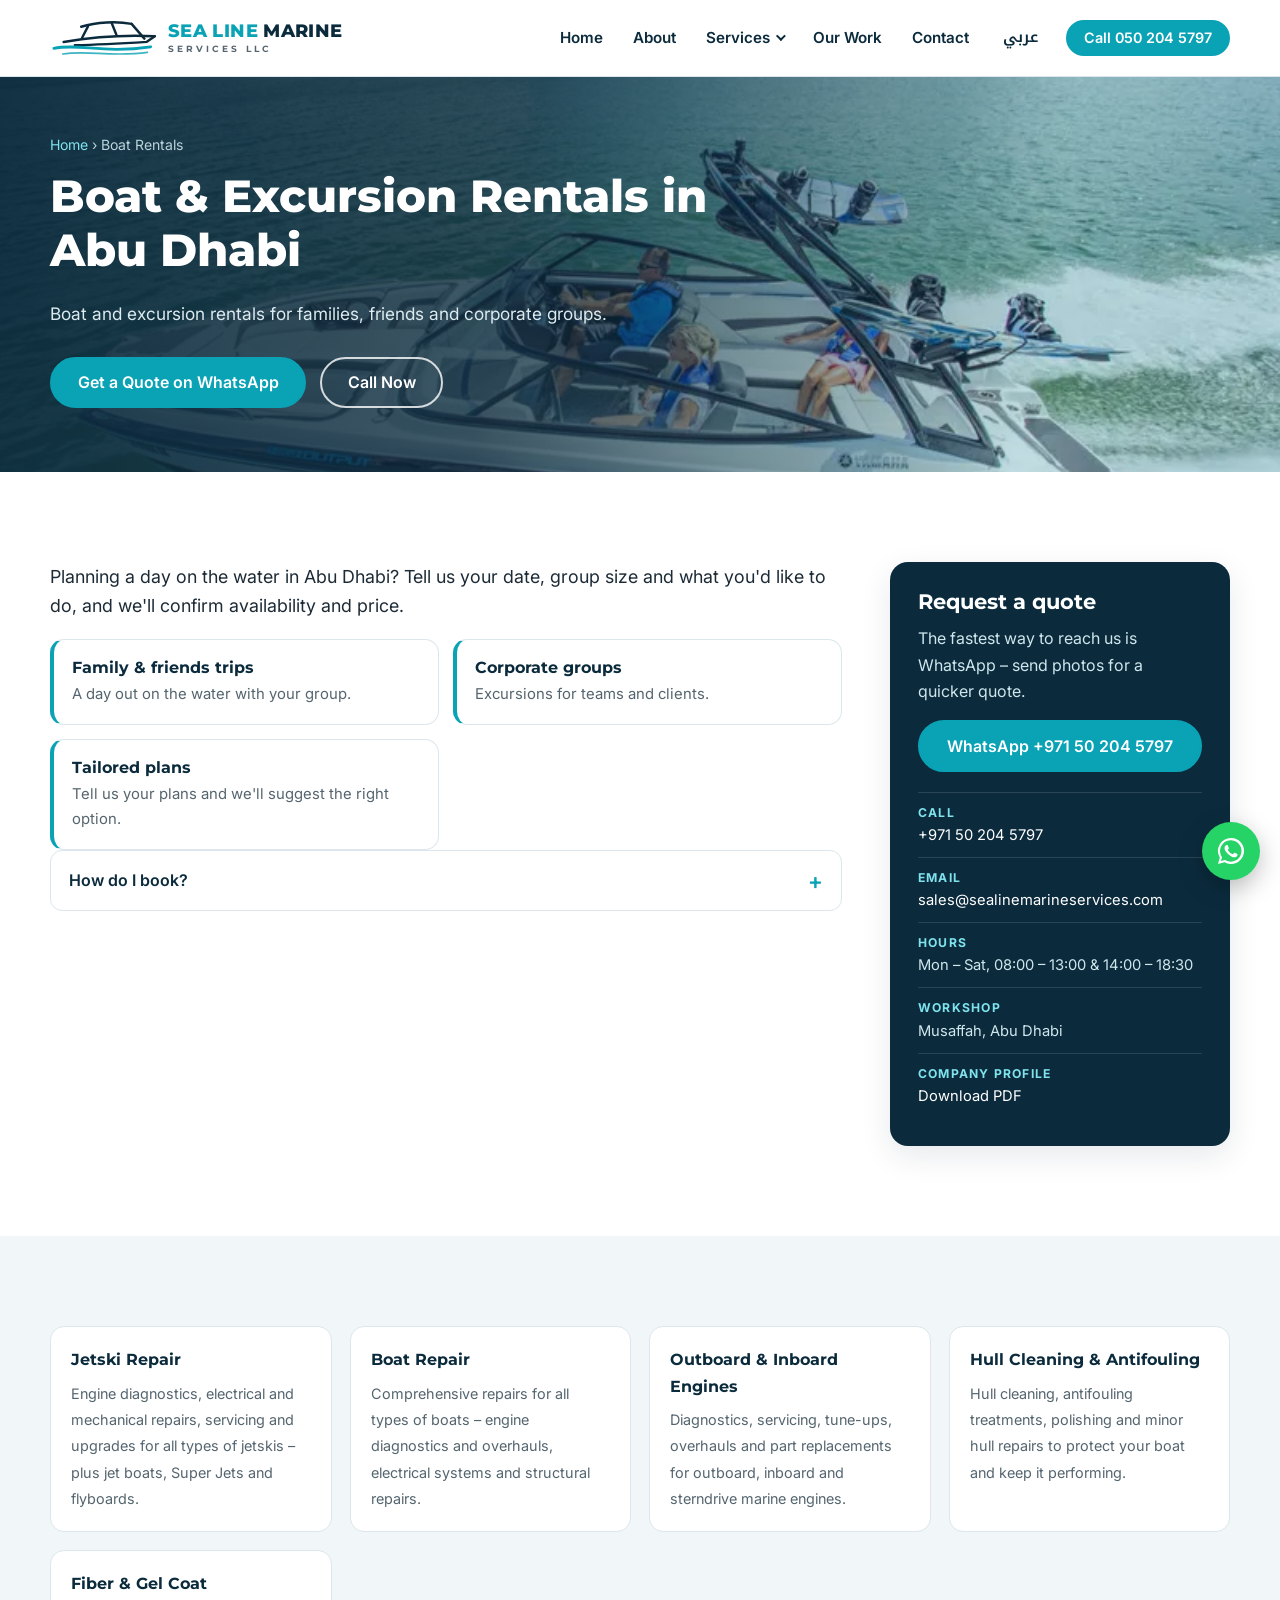
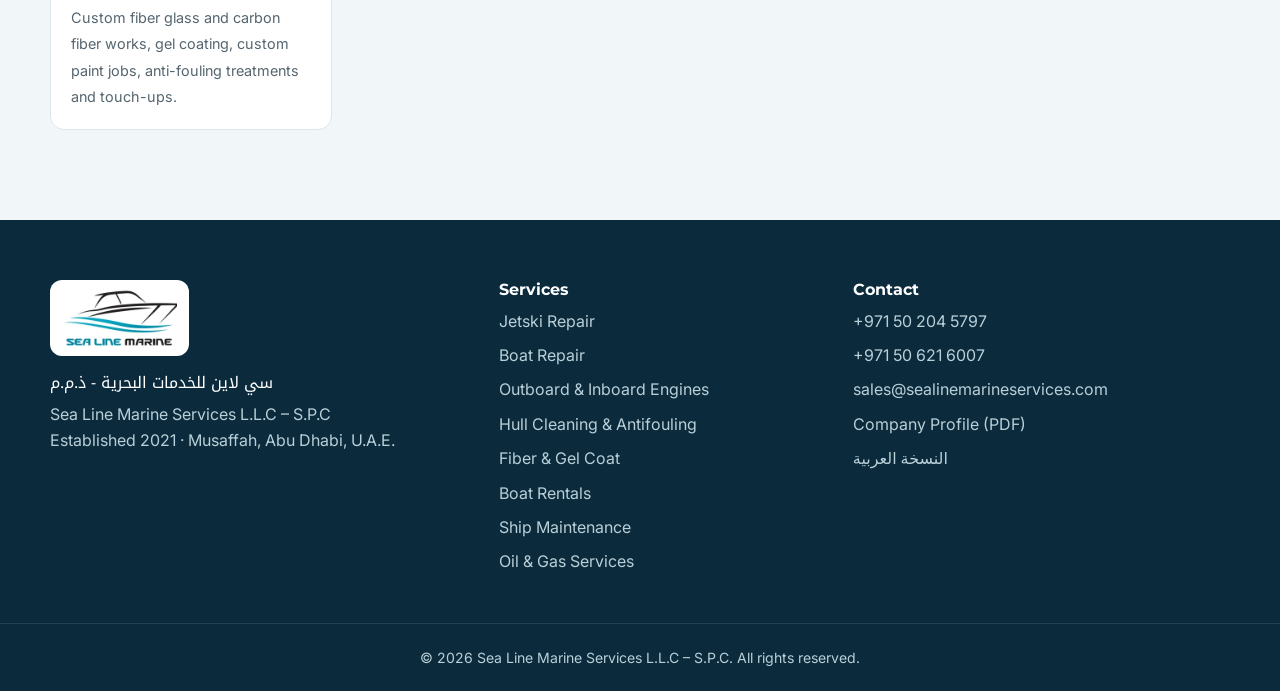
<file: services/boat-rental-abu-dhabi/index.html>
<!doctype html>
<html lang="en">
<head>
  <meta charset="utf-8">
  <meta name="viewport" content="width=device-width, initial-scale=1">
  <title>Boat &amp; Excursion Rentals in Abu Dhabi | Sea Line Marine Services</title>
  <meta name="description" content="Boat and excursion rentals in Abu Dhabi for families, friends and corporate groups. Contact Sea Line Marine Services for availability and prices.">
  <link rel="canonical" href="https://sealinemarineservices.com/services/boat-rental-abu-dhabi/">
  <meta property="og:type" content="website">
  <meta property="og:title" content="Boat &amp; Excursion Rentals in Abu Dhabi">
  <meta property="og:description" content="Boat and excursion rentals in Abu Dhabi for families, friends and corporate groups. Contact Sea Line Marine Services for availability and prices.">
  <meta property="og:url" content="https://sealinemarineservices.com/services/boat-rental-abu-dhabi/">
  <meta property="og:image" content="https://sealinemarineservices.com/assets/img/og-image.jpg?v=2">
  <meta property="og:image:secure_url" content="https://sealinemarineservices.com/assets/img/og-image.jpg?v=2">
  <meta property="og:image:type" content="image/jpeg">
  <meta property="og:image:width" content="1200">
  <meta property="og:image:height" content="630">
  <meta property="og:image:alt" content="Sea Line Marine Services – boat, jetski and marine services in Abu Dhabi">
  <meta name="twitter:card" content="summary_large_image">
  <meta name="twitter:image" content="https://sealinemarineservices.com/assets/img/og-image.jpg?v=2">
  <meta name="theme-color" content="#0b2b3d">
  <link rel="icon" type="image/png" href="/assets/img/favicon.png">
  <link rel="apple-touch-icon" href="/assets/img/apple-touch-icon.png">
  <link rel="preconnect" href="https://fonts.googleapis.com">
  <link rel="preconnect" href="https://fonts.gstatic.com" crossorigin>
  <link href="https://fonts.googleapis.com/css2?family=Montserrat:wght@700;800&family=Inter:wght@400;600&family=Noto+Kufi+Arabic:wght@600&display=swap" rel="stylesheet">
  <link rel="stylesheet" href="/assets/css/style.css?v=16">
  <script type="application/ld+json">[{"@context": "https://schema.org", "@type": "Service", "name": "Boat & Excursion Rentals in Abu Dhabi", "description": "Boat and excursion rentals in Abu Dhabi for families, friends and corporate groups. Contact Sea Line Marine Services for availability and prices.", "url": "https://sealinemarineservices.com/services/boat-rental-abu-dhabi/", "areaServed": "Abu Dhabi, United Arab Emirates", "provider": {"@type": "LocalBusiness", "name": "Sea Line Marine Services L.L.C - S.P.C", "url": "https://sealinemarineservices.com/", "telephone": "+971502045797"}}, {"@context": "https://schema.org", "@type": "BreadcrumbList", "itemListElement": [{"@type": "ListItem", "position": 1, "name": "Home", "item": "https://sealinemarineservices.com/"}, {"@type": "ListItem", "position": 2, "name": "Boat Rentals", "item": "https://sealinemarineservices.com/services/boat-rental-abu-dhabi/"}]}, {"@context": "https://schema.org", "@type": "FAQPage", "mainEntity": [{"@type": "Question", "name": "How do I book?", "acceptedAnswer": {"@type": "Answer", "text": "Message us on WhatsApp with your preferred date, group size and plans. We'll confirm availability and price."}}]}]</script>
</head>
<body>
<a class="skip" href="#main">Skip to content</a>
<header class="site-header" id="top">
  <div class="container nav">
    <a href="/" class="brand" aria-label="Sea Line Marine Services – home">
      <img src="/assets/img/logo-mark.svg" alt="" width="270" height="100">
      <span class="brand-text"><span class="b1">SEA LINE</span> <span class="b2">MARINE</span><small>SERVICES LLC</small></span>
    </a>
    <button class="nav-toggle" aria-label="Open menu" aria-expanded="false" aria-controls="menu"><span></span><span></span><span></span></button>
    <nav class="menu" id="menu" aria-label="Main">
      <a href="/">Home</a>
      <a href="/#about">About</a>
      <div class="has-sub">
        <button class="sub-toggle" aria-expanded="false" aria-controls="sub-services">Services <span class="caret" aria-hidden="true"></span></button>
        <div class="sub" id="sub-services">
          <div>
            <a class="sub-head" href="/#leisure">Leisure &amp; Watercraft</a>
            <a href="/services/jetski-repair-abu-dhabi/">Jetski Repair &amp; Servicing</a>
            <a href="/services/boat-repair-abu-dhabi/">Boat Repair &amp; Engine Services</a>
            <a href="/services/outboard-engine-repair-abu-dhabi/">Outboard &amp; Inboard Engines</a>
            <a href="/services/fiberglass-gelcoat-repair/">Fiber, Gel Coat &amp; Painting</a>
            <a href="/services/hull-cleaning-antifouling-abu-dhabi/">Hull Cleaning &amp; Antifouling</a>
            <a href="/services/boat-rental-abu-dhabi/">Boat &amp; Excursion Rentals</a>
          </div>
          <div>
            <a class="sub-head" href="/#commercial">Commercial &amp; Oil/Gas</a>
            <a href="/services/ship-maintenance-hydraulic-works/">Ship Maintenance &amp; Hydraulics</a>
            <a href="/services/oil-gas-marine-services/">Oil &amp; Gas Marine Services</a>
            <a href="/assets/docs/Sea-Line-Marine-Company-Profile.pdf" download>Company Profile (PDF)</a>
          </div>
        </div>
      </div>
      <a href="/#work">Our Work</a>
      <a href="/#contact">Contact</a>
      <a href="/ar/" lang="ar" hreflang="ar" class="lang">عربي</a>
      <a href="tel:+971502045797" class="btn btn-sm">Call 050 204 5797</a>
    </nav>
  </div>
</header>

<main id="main">
  <section class="page-hero">
    <img class="hero-bg" src="/assets/img/jetboat.webp" alt="" fetchpriority="high">
    <div class="hero-shade"></div>
    <div class="container page-hero-inner">
      <nav class="crumbs" aria-label="Breadcrumb"><a href="/">Home</a> <span aria-hidden="true">›</span> <span>Boat Rentals</span></nav>
      <h1>Boat &amp; Excursion Rentals in Abu Dhabi</h1>
      <p class="lead">Boat and excursion rentals for families, friends and corporate groups.</p>
      <div class="hero-cta">
        <a class="btn" href="https://wa.me/971502045797?text=Hello%2C%20I%27d%20like%20to%20ask%20about%20boat%20rental%20availability.%20Date%3A%20%2C%20Group%20size%3A%20" target="_blank" rel="noopener">Get a Quote on WhatsApp</a>
        <a class="btn btn-outline" href="tel:+971502045797">Call Now</a>
      </div>
    </div>
  </section>

  <section class="section">
    <div class="container svc-page">
      <div>
        <p class="intro-lg">Planning a day on the water in Abu Dhabi? Tell us your date, group size and what you&#x27;d like to do, and we&#x27;ll confirm availability and price.</p>
        <h2 class="sub">What we do</h2>
        <ul class="incl">
<li><h3>Family &amp; friends trips</h3><p>A day out on the water with your group.</p></li>
<li><h3>Corporate groups</h3><p>Excursions for teams and clients.</p></li>
<li><h3>Tailored plans</h3><p>Tell us your plans and we&#x27;ll suggest the right option.</p></li>
        </ul>

        <h2 class="sub">Frequently asked questions</h2>
        <div class="faq">
<details><summary>How do I book?</summary><p>Message us on WhatsApp with your preferred date, group size and plans. We&#x27;ll confirm availability and price.</p></details>
        </div>
      </div>
      <aside class="quote-card">
        <h2>Request a quote</h2>
        <p>The fastest way to reach us is WhatsApp – send photos for a quicker quote.</p>
        <a class="btn" href="https://wa.me/971502045797?text=Hello%2C%20I%27d%20like%20to%20ask%20about%20boat%20rental%20availability.%20Date%3A%20%2C%20Group%20size%3A%20" target="_blank" rel="noopener">WhatsApp +971 50 204 5797</a>
        <ul>
          <li><strong>Call</strong> <a href="tel:+971502045797">+971 50 204 5797</a></li>
          <li><strong>Email</strong> <a href="mailto:sales@sealinemarineservices.com">sales@sealinemarineservices.com</a></li>
          <li><strong>Hours</strong> Mon – Sat, 08:00 – 13:00 &amp; 14:00 – 18:30</li>
          <li><strong>Workshop</strong> Musaffah, Abu Dhabi</li>
          <li><strong>Company profile</strong> <a href="/assets/docs/Sea-Line-Marine-Company-Profile.pdf" download>Download PDF</a></li>
        </ul>
      </aside>
    </div>
  </section>

  <section class="section alt">
    <div class="container">
      <h2 class="sub center">Related services</h2>
      <div class="related">
<a class="rel" href="/services/jetski-repair-abu-dhabi/"><strong>Jetski Repair</strong><span>Engine diagnostics, electrical and mechanical repairs, servicing and upgrades for all types of jetskis – plus jet boats, Super Jets and flyboards.</span></a>
<a class="rel" href="/services/boat-repair-abu-dhabi/"><strong>Boat Repair</strong><span>Comprehensive repairs for all types of boats – engine diagnostics and overhauls, electrical systems and structural repairs.</span></a>
<a class="rel" href="/services/outboard-engine-repair-abu-dhabi/"><strong>Outboard &amp; Inboard Engines</strong><span>Diagnostics, servicing, tune-ups, overhauls and part replacements for outboard, inboard and sterndrive marine engines.</span></a>
<a class="rel" href="/services/hull-cleaning-antifouling-abu-dhabi/"><strong>Hull Cleaning &amp; Antifouling</strong><span>Hull cleaning, antifouling treatments, polishing and minor hull repairs to protect your boat and keep it performing.</span></a>
<a class="rel" href="/services/fiberglass-gelcoat-repair/"><strong>Fiber &amp; Gel Coat</strong><span>Custom fiber glass and carbon fiber works, gel coating, custom paint jobs, anti-fouling treatments and touch-ups.</span></a>
      </div>
    </div>
  </section>
</main>

<footer class="site-footer">
  <div class="container foot">
    <div>
      <img src="/assets/img/logo-280.webp" alt="Sea Line Marine" class="foot-logo" width="280" height="146" loading="lazy">
      <p class="ar" lang="ar" dir="rtl">سي لاين للخدمات البحرية - ذ.م.م</p>
      <p>Sea Line Marine Services L.L.C – S.P.C<br>Established 2021 · Musaffah, Abu Dhabi, U.A.E.</p>
    </div>
    <div>
      <h4>Services</h4>
      <a href="/services/jetski-repair-abu-dhabi/">Jetski Repair</a><a href="/services/boat-repair-abu-dhabi/">Boat Repair</a><a href="/services/outboard-engine-repair-abu-dhabi/">Outboard &amp; Inboard Engines</a><a href="/services/hull-cleaning-antifouling-abu-dhabi/">Hull Cleaning &amp; Antifouling</a><a href="/services/fiberglass-gelcoat-repair/">Fiber &amp; Gel Coat</a><a href="/services/boat-rental-abu-dhabi/">Boat Rentals</a><a href="/services/ship-maintenance-hydraulic-works/">Ship Maintenance</a><a href="/services/oil-gas-marine-services/">Oil &amp; Gas Services</a>
    </div>
    <div>
      <h4>Contact</h4>
      <a href="tel:+971502045797">+971 50 204 5797</a>
      <a href="tel:+971506216007">+971 50 621 6007</a>
      <a href="mailto:sales@sealinemarineservices.com">sales@sealinemarineservices.com</a>
      <a href="/assets/docs/Sea-Line-Marine-Company-Profile.pdf" download>Company Profile (PDF)</a>
      <a href="/ar/" lang="ar">النسخة العربية</a>
    </div>
  </div>
  <div class="copy">© <span id="yr">2026</span> Sea Line Marine Services L.L.C – S.P.C. All rights reserved.</div>
</footer>
<a class="wa-float" href="https://wa.me/971502045797?text=Hello%2C%20I%20would%20like%20a%20quote%20for%20marine%20services." target="_blank" rel="noopener" aria-label="Chat on WhatsApp">
  <svg viewBox="0 0 32 32" aria-hidden="true"><path d="M16 3a13 13 0 0 0-11.2 19.6L3 29l6.6-1.7A13 13 0 1 0 16 3zm0 23.7c-2 0-4-.6-5.7-1.6l-.4-.2-3.9 1 1-3.8-.3-.4A10.7 10.7 0 1 1 16 26.7zm5.9-8c-.3-.2-1.9-1-2.2-1s-.5-.2-.7.2-.8 1-1 1.2-.4.2-.7 0a8.8 8.8 0 0 1-4.4-3.8c-.3-.6.3-.5.9-1.7.1-.2 0-.4 0-.6l-1-2.4c-.3-.6-.5-.5-.7-.5h-.6a1.2 1.2 0 0 0-.9.4 3.6 3.6 0 0 0-1.1 2.7 6.3 6.3 0 0 0 1.3 3.3 14.4 14.4 0 0 0 5.5 4.9c2 .9 2.8.9 3.9.8a3.3 3.3 0 0 0 2.1-1.5 2.7 2.7 0 0 0 .2-1.5c-.1-.2-.3-.3-.6-.5z"/></svg>
</a>
<script src="/assets/js/main.js?v=16"></script>
</body>
</html>
</file>
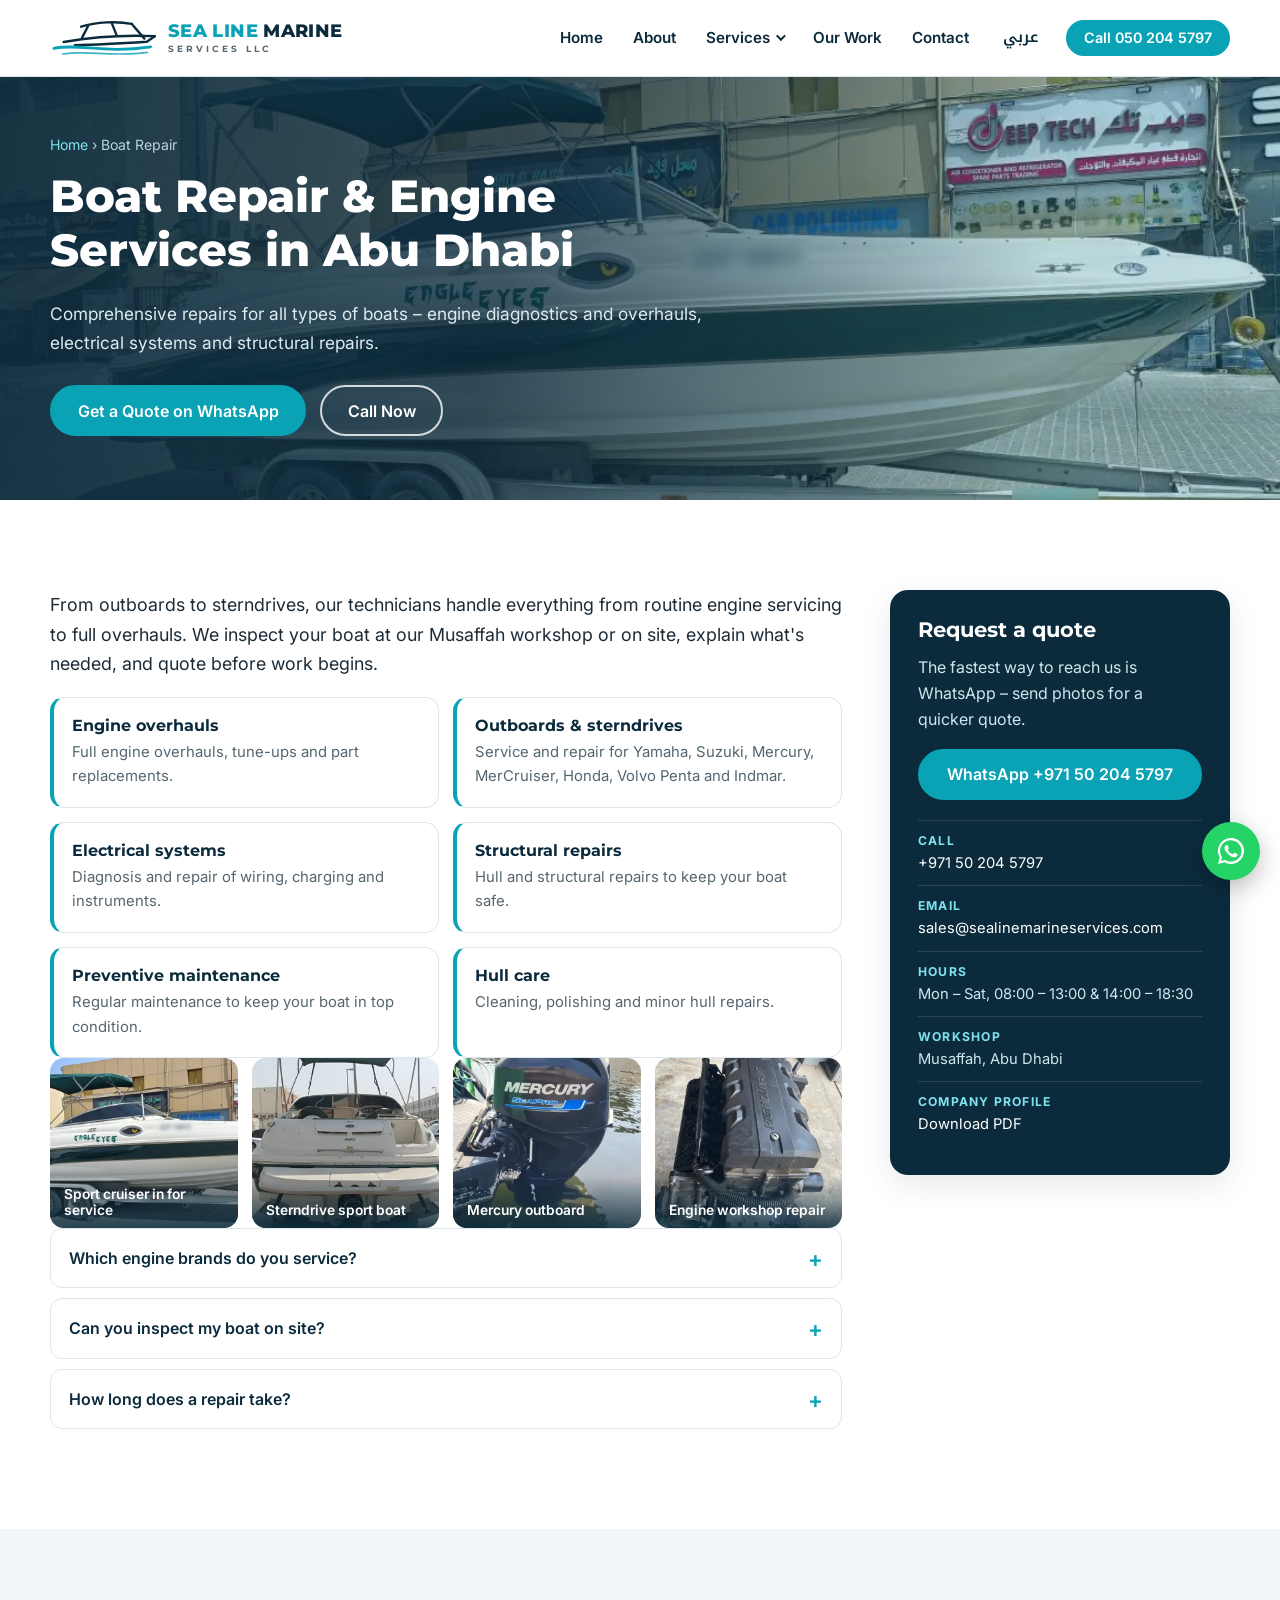
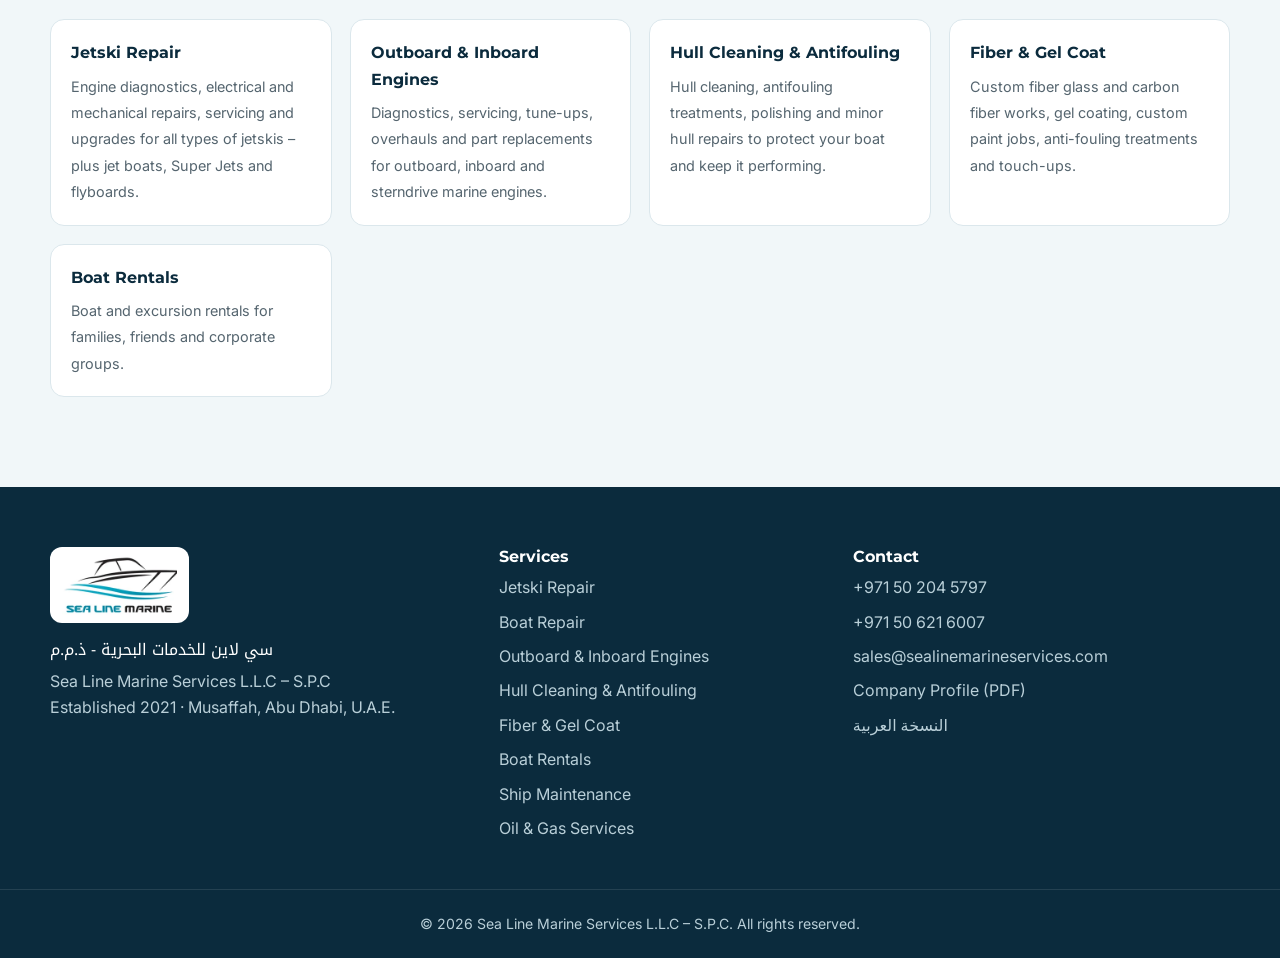
<file: services/boat-repair-abu-dhabi/index.html>
<!doctype html>
<html lang="en">
<head>
  <meta charset="utf-8">
  <meta name="viewport" content="width=device-width, initial-scale=1">
  <title>Boat Repair &amp; Engine Services in Abu Dhabi | Sea Line Marine Services</title>
  <meta name="description" content="Boat repair and marine engine services in Musaffah, Abu Dhabi – engine overhauls, tune-ups, electrical and structural repairs for outboard and sterndrive boats.">
  <link rel="canonical" href="https://sealinemarineservices.com/services/boat-repair-abu-dhabi/">
  <meta property="og:type" content="website">
  <meta property="og:title" content="Boat Repair &amp; Engine Services in Abu Dhabi">
  <meta property="og:description" content="Boat repair and marine engine services in Musaffah, Abu Dhabi – engine overhauls, tune-ups, electrical and structural repairs for outboard and sterndrive boats.">
  <meta property="og:url" content="https://sealinemarineservices.com/services/boat-repair-abu-dhabi/">
  <meta property="og:image" content="https://sealinemarineservices.com/assets/img/og-image.jpg?v=2">
  <meta property="og:image:secure_url" content="https://sealinemarineservices.com/assets/img/og-image.jpg?v=2">
  <meta property="og:image:type" content="image/jpeg">
  <meta property="og:image:width" content="1200">
  <meta property="og:image:height" content="630">
  <meta property="og:image:alt" content="Sea Line Marine Services – boat, jetski and marine services in Abu Dhabi">
  <meta name="twitter:card" content="summary_large_image">
  <meta name="twitter:image" content="https://sealinemarineservices.com/assets/img/og-image.jpg?v=2">
  <meta name="theme-color" content="#0b2b3d">
  <link rel="icon" type="image/png" href="/assets/img/favicon.png">
  <link rel="apple-touch-icon" href="/assets/img/apple-touch-icon.png">
  <link rel="preconnect" href="https://fonts.googleapis.com">
  <link rel="preconnect" href="https://fonts.gstatic.com" crossorigin>
  <link href="https://fonts.googleapis.com/css2?family=Montserrat:wght@700;800&family=Inter:wght@400;600&family=Noto+Kufi+Arabic:wght@600&display=swap" rel="stylesheet">
  <link rel="stylesheet" href="/assets/css/style.css?v=16">
  <script type="application/ld+json">[{"@context": "https://schema.org", "@type": "Service", "name": "Boat Repair & Engine Services in Abu Dhabi", "description": "Boat repair and marine engine services in Musaffah, Abu Dhabi – engine overhauls, tune-ups, electrical and structural repairs for outboard and sterndrive boats.", "url": "https://sealinemarineservices.com/services/boat-repair-abu-dhabi/", "areaServed": "Abu Dhabi, United Arab Emirates", "provider": {"@type": "LocalBusiness", "name": "Sea Line Marine Services L.L.C - S.P.C", "url": "https://sealinemarineservices.com/", "telephone": "+971502045797"}}, {"@context": "https://schema.org", "@type": "BreadcrumbList", "itemListElement": [{"@type": "ListItem", "position": 1, "name": "Home", "item": "https://sealinemarineservices.com/"}, {"@type": "ListItem", "position": 2, "name": "Boat Repair", "item": "https://sealinemarineservices.com/services/boat-repair-abu-dhabi/"}]}, {"@context": "https://schema.org", "@type": "FAQPage", "mainEntity": [{"@type": "Question", "name": "Which engine brands do you service?", "acceptedAnswer": {"@type": "Answer", "text": "Yamaha, Suzuki Marine, Mercury, MerCruiser, Honda Marine, Volvo Penta and Indmar, among others."}}, {"@type": "Question", "name": "Can you inspect my boat on site?", "acceptedAnswer": {"@type": "Answer", "text": "Yes – we inspect at our Musaffah workshop or on site. Contact us with your boat's location and details."}}, {"@type": "Question", "name": "How long does a repair take?", "acceptedAnswer": {"@type": "Answer", "text": "It depends on the job and parts availability. We'll give you the scope and timing in your quote before work starts."}}]}]</script>
</head>
<body>
<a class="skip" href="#main">Skip to content</a>
<header class="site-header" id="top">
  <div class="container nav">
    <a href="/" class="brand" aria-label="Sea Line Marine Services – home">
      <img src="/assets/img/logo-mark.svg" alt="" width="270" height="100">
      <span class="brand-text"><span class="b1">SEA LINE</span> <span class="b2">MARINE</span><small>SERVICES LLC</small></span>
    </a>
    <button class="nav-toggle" aria-label="Open menu" aria-expanded="false" aria-controls="menu"><span></span><span></span><span></span></button>
    <nav class="menu" id="menu" aria-label="Main">
      <a href="/">Home</a>
      <a href="/#about">About</a>
      <div class="has-sub">
        <button class="sub-toggle" aria-expanded="false" aria-controls="sub-services">Services <span class="caret" aria-hidden="true"></span></button>
        <div class="sub" id="sub-services">
          <div>
            <a class="sub-head" href="/#leisure">Leisure &amp; Watercraft</a>
            <a href="/services/jetski-repair-abu-dhabi/">Jetski Repair &amp; Servicing</a>
            <a href="/services/boat-repair-abu-dhabi/">Boat Repair &amp; Engine Services</a>
            <a href="/services/outboard-engine-repair-abu-dhabi/">Outboard &amp; Inboard Engines</a>
            <a href="/services/fiberglass-gelcoat-repair/">Fiber, Gel Coat &amp; Painting</a>
            <a href="/services/hull-cleaning-antifouling-abu-dhabi/">Hull Cleaning &amp; Antifouling</a>
            <a href="/services/boat-rental-abu-dhabi/">Boat &amp; Excursion Rentals</a>
          </div>
          <div>
            <a class="sub-head" href="/#commercial">Commercial &amp; Oil/Gas</a>
            <a href="/services/ship-maintenance-hydraulic-works/">Ship Maintenance &amp; Hydraulics</a>
            <a href="/services/oil-gas-marine-services/">Oil &amp; Gas Marine Services</a>
            <a href="/assets/docs/Sea-Line-Marine-Company-Profile.pdf" download>Company Profile (PDF)</a>
          </div>
        </div>
      </div>
      <a href="/#work">Our Work</a>
      <a href="/#contact">Contact</a>
      <a href="/ar/" lang="ar" hreflang="ar" class="lang">عربي</a>
      <a href="tel:+971502045797" class="btn btn-sm">Call 050 204 5797</a>
    </nav>
  </div>
</header>

<main id="main">
  <section class="page-hero">
    <img class="hero-bg" src="/assets/img/work/sport-boat.webp" alt="" fetchpriority="high">
    <div class="hero-shade"></div>
    <div class="container page-hero-inner">
      <nav class="crumbs" aria-label="Breadcrumb"><a href="/">Home</a> <span aria-hidden="true">›</span> <span>Boat Repair</span></nav>
      <h1>Boat Repair &amp; Engine Services in Abu Dhabi</h1>
      <p class="lead">Comprehensive repairs for all types of boats – engine diagnostics and overhauls, electrical systems and structural repairs.</p>
      <div class="hero-cta">
        <a class="btn" href="https://wa.me/971502045797?text=Hello%2C%20I%20need%20a%20quote%20for%20boat%20repair%20/%20engine%20service." target="_blank" rel="noopener">Get a Quote on WhatsApp</a>
        <a class="btn btn-outline" href="tel:+971502045797">Call Now</a>
      </div>
    </div>
  </section>

  <section class="section">
    <div class="container svc-page">
      <div>
        <p class="intro-lg">From outboards to sterndrives, our technicians handle everything from routine engine servicing to full overhauls. We inspect your boat at our Musaffah workshop or on site, explain what&#x27;s needed, and quote before work begins.</p>
        <h2 class="sub">What we do</h2>
        <ul class="incl">
<li><h3>Engine overhauls</h3><p>Full engine overhauls, tune-ups and part replacements.</p></li>
<li><h3>Outboards &amp; sterndrives</h3><p>Service and repair for Yamaha, Suzuki, Mercury, MerCruiser, Honda, Volvo Penta and Indmar.</p></li>
<li><h3>Electrical systems</h3><p>Diagnosis and repair of wiring, charging and instruments.</p></li>
<li><h3>Structural repairs</h3><p>Hull and structural repairs to keep your boat safe.</p></li>
<li><h3>Preventive maintenance</h3><p>Regular maintenance to keep your boat in top condition.</p></li>
<li><h3>Hull care</h3><p>Cleaning, polishing and minor hull repairs.</p></li>
        </ul>

      <h2 class="sub">From our workshop</h2>
      <div class="gallery mini"><button class="g" data-full="/assets/img/work/sport-boat.webp"><img src="/assets/img/work/sport-boat-sm.webp" alt="Sport cruiser in for service" loading="lazy" width="560" height="560"><span>Sport cruiser in for service</span></button>
<button class="g" data-full="/assets/img/work/sterndrive-boat.webp"><img src="/assets/img/work/sterndrive-boat-sm.webp" alt="Sterndrive sport boat" loading="lazy" width="560" height="560"><span>Sterndrive sport boat</span></button>
<button class="g" data-full="/assets/img/work/mercury-outboard.webp"><img src="/assets/img/work/mercury-outboard-sm.webp" alt="Mercury outboard" loading="lazy" width="560" height="560"><span>Mercury outboard</span></button>
<button class="g" data-full="/assets/img/work/engine-block.webp"><img src="/assets/img/work/engine-block-sm.webp" alt="Engine workshop repair" loading="lazy" width="560" height="560"><span>Engine workshop repair</span></button></div>
      <dialog class="lightbox" id="lightbox" aria-label="Photo viewer">
        <button class="lb-close" aria-label="Close">×</button>
        <button class="lb-nav lb-prev" aria-label="Previous photo">‹</button>
        <figure><img alt=""><figcaption></figcaption></figure>
        <button class="lb-nav lb-next" aria-label="Next photo">›</button>
      </dialog>
        <h2 class="sub">Frequently asked questions</h2>
        <div class="faq">
<details><summary>Which engine brands do you service?</summary><p>Yamaha, Suzuki Marine, Mercury, MerCruiser, Honda Marine, Volvo Penta and Indmar, among others.</p></details>
<details><summary>Can you inspect my boat on site?</summary><p>Yes – we inspect at our Musaffah workshop or on site. Contact us with your boat&#x27;s location and details.</p></details>
<details><summary>How long does a repair take?</summary><p>It depends on the job and parts availability. We&#x27;ll give you the scope and timing in your quote before work starts.</p></details>
        </div>
      </div>
      <aside class="quote-card">
        <h2>Request a quote</h2>
        <p>The fastest way to reach us is WhatsApp – send photos for a quicker quote.</p>
        <a class="btn" href="https://wa.me/971502045797?text=Hello%2C%20I%20need%20a%20quote%20for%20boat%20repair%20/%20engine%20service." target="_blank" rel="noopener">WhatsApp +971 50 204 5797</a>
        <ul>
          <li><strong>Call</strong> <a href="tel:+971502045797">+971 50 204 5797</a></li>
          <li><strong>Email</strong> <a href="mailto:sales@sealinemarineservices.com">sales@sealinemarineservices.com</a></li>
          <li><strong>Hours</strong> Mon – Sat, 08:00 – 13:00 &amp; 14:00 – 18:30</li>
          <li><strong>Workshop</strong> Musaffah, Abu Dhabi</li>
          <li><strong>Company profile</strong> <a href="/assets/docs/Sea-Line-Marine-Company-Profile.pdf" download>Download PDF</a></li>
        </ul>
      </aside>
    </div>
  </section>

  <section class="section alt">
    <div class="container">
      <h2 class="sub center">Related services</h2>
      <div class="related">
<a class="rel" href="/services/jetski-repair-abu-dhabi/"><strong>Jetski Repair</strong><span>Engine diagnostics, electrical and mechanical repairs, servicing and upgrades for all types of jetskis – plus jet boats, Super Jets and flyboards.</span></a>
<a class="rel" href="/services/outboard-engine-repair-abu-dhabi/"><strong>Outboard &amp; Inboard Engines</strong><span>Diagnostics, servicing, tune-ups, overhauls and part replacements for outboard, inboard and sterndrive marine engines.</span></a>
<a class="rel" href="/services/hull-cleaning-antifouling-abu-dhabi/"><strong>Hull Cleaning &amp; Antifouling</strong><span>Hull cleaning, antifouling treatments, polishing and minor hull repairs to protect your boat and keep it performing.</span></a>
<a class="rel" href="/services/fiberglass-gelcoat-repair/"><strong>Fiber &amp; Gel Coat</strong><span>Custom fiber glass and carbon fiber works, gel coating, custom paint jobs, anti-fouling treatments and touch-ups.</span></a>
<a class="rel" href="/services/boat-rental-abu-dhabi/"><strong>Boat Rentals</strong><span>Boat and excursion rentals for families, friends and corporate groups.</span></a>
      </div>
    </div>
  </section>
</main>

<footer class="site-footer">
  <div class="container foot">
    <div>
      <img src="/assets/img/logo-280.webp" alt="Sea Line Marine" class="foot-logo" width="280" height="146" loading="lazy">
      <p class="ar" lang="ar" dir="rtl">سي لاين للخدمات البحرية - ذ.م.م</p>
      <p>Sea Line Marine Services L.L.C – S.P.C<br>Established 2021 · Musaffah, Abu Dhabi, U.A.E.</p>
    </div>
    <div>
      <h4>Services</h4>
      <a href="/services/jetski-repair-abu-dhabi/">Jetski Repair</a><a href="/services/boat-repair-abu-dhabi/">Boat Repair</a><a href="/services/outboard-engine-repair-abu-dhabi/">Outboard &amp; Inboard Engines</a><a href="/services/hull-cleaning-antifouling-abu-dhabi/">Hull Cleaning &amp; Antifouling</a><a href="/services/fiberglass-gelcoat-repair/">Fiber &amp; Gel Coat</a><a href="/services/boat-rental-abu-dhabi/">Boat Rentals</a><a href="/services/ship-maintenance-hydraulic-works/">Ship Maintenance</a><a href="/services/oil-gas-marine-services/">Oil &amp; Gas Services</a>
    </div>
    <div>
      <h4>Contact</h4>
      <a href="tel:+971502045797">+971 50 204 5797</a>
      <a href="tel:+971506216007">+971 50 621 6007</a>
      <a href="mailto:sales@sealinemarineservices.com">sales@sealinemarineservices.com</a>
      <a href="/assets/docs/Sea-Line-Marine-Company-Profile.pdf" download>Company Profile (PDF)</a>
      <a href="/ar/" lang="ar">النسخة العربية</a>
    </div>
  </div>
  <div class="copy">© <span id="yr">2026</span> Sea Line Marine Services L.L.C – S.P.C. All rights reserved.</div>
</footer>
<a class="wa-float" href="https://wa.me/971502045797?text=Hello%2C%20I%20would%20like%20a%20quote%20for%20marine%20services." target="_blank" rel="noopener" aria-label="Chat on WhatsApp">
  <svg viewBox="0 0 32 32" aria-hidden="true"><path d="M16 3a13 13 0 0 0-11.2 19.6L3 29l6.6-1.7A13 13 0 1 0 16 3zm0 23.7c-2 0-4-.6-5.7-1.6l-.4-.2-3.9 1 1-3.8-.3-.4A10.7 10.7 0 1 1 16 26.7zm5.9-8c-.3-.2-1.9-1-2.2-1s-.5-.2-.7.2-.8 1-1 1.2-.4.2-.7 0a8.8 8.8 0 0 1-4.4-3.8c-.3-.6.3-.5.9-1.7.1-.2 0-.4 0-.6l-1-2.4c-.3-.6-.5-.5-.7-.5h-.6a1.2 1.2 0 0 0-.9.4 3.6 3.6 0 0 0-1.1 2.7 6.3 6.3 0 0 0 1.3 3.3 14.4 14.4 0 0 0 5.5 4.9c2 .9 2.8.9 3.9.8a3.3 3.3 0 0 0 2.1-1.5 2.7 2.7 0 0 0 .2-1.5c-.1-.2-.3-.3-.6-.5z"/></svg>
</a>
<script src="/assets/js/main.js?v=16"></script>
</body>
</html>
</file>
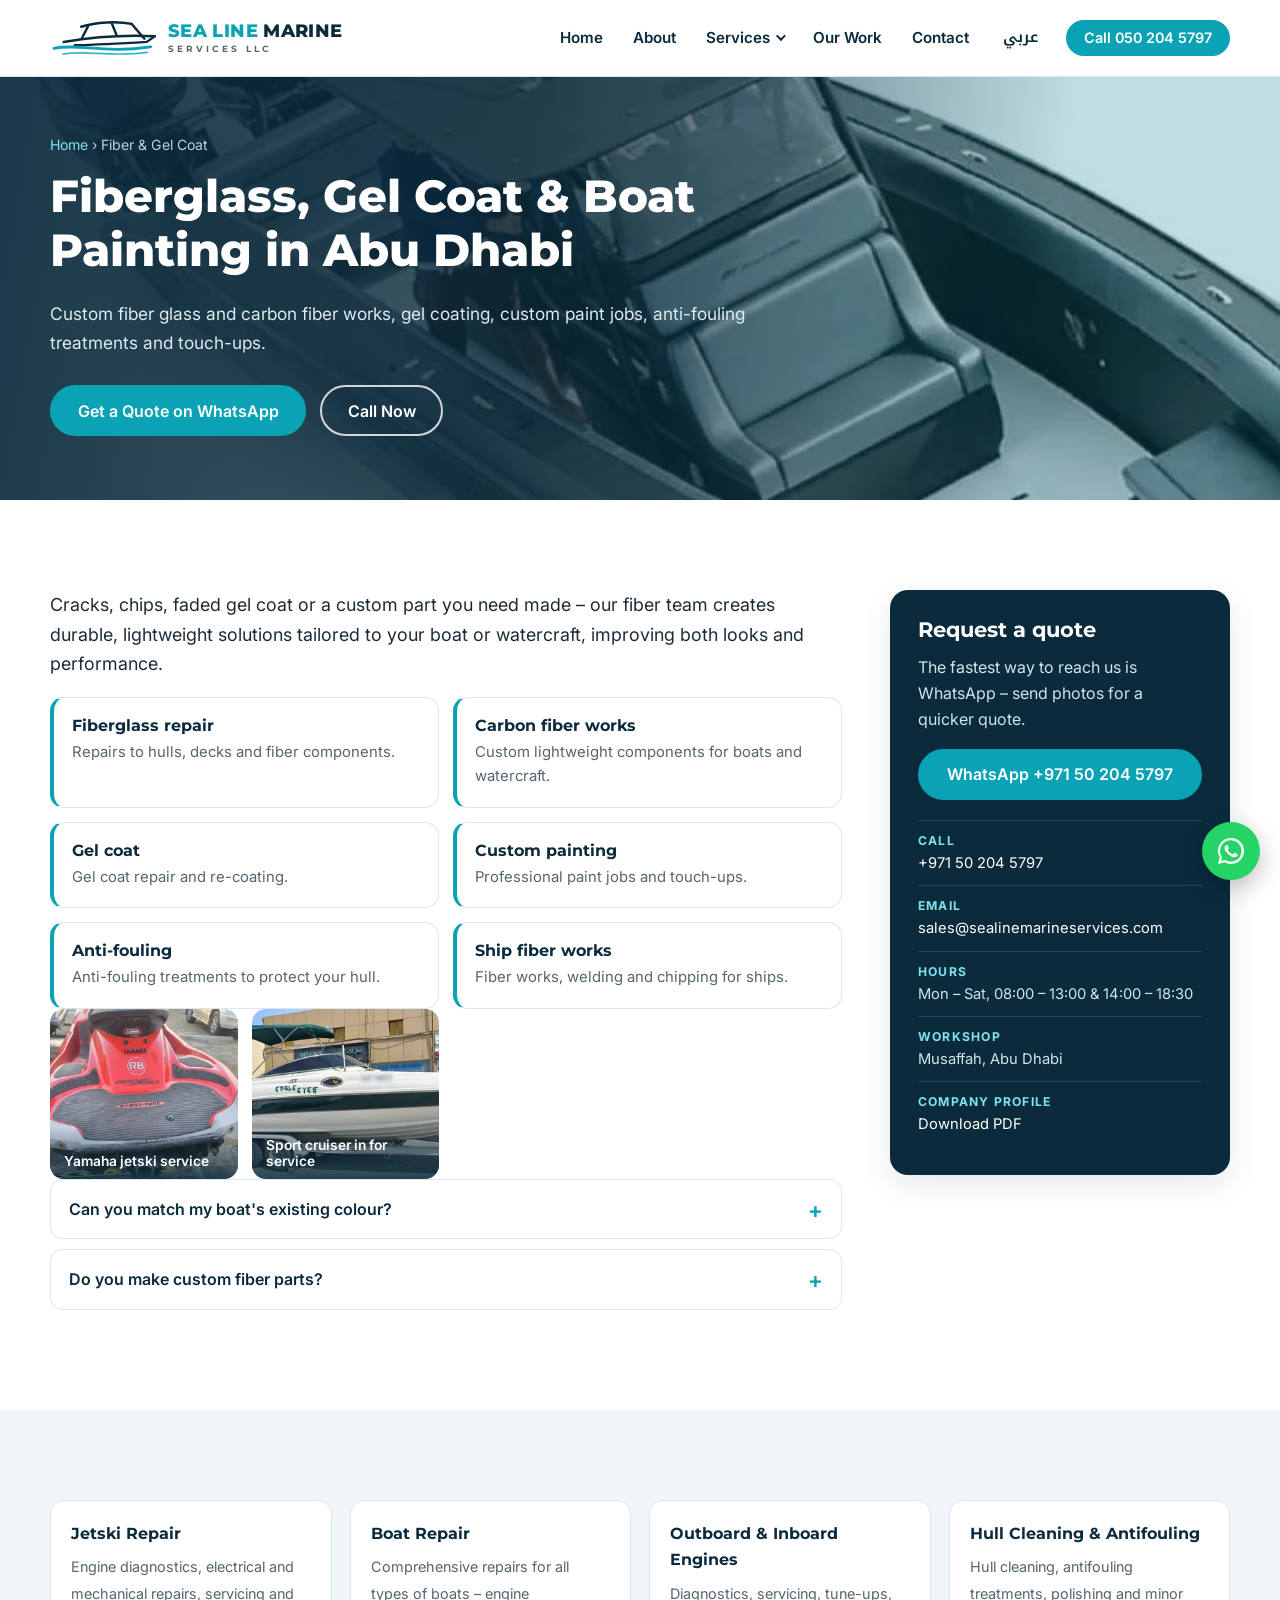
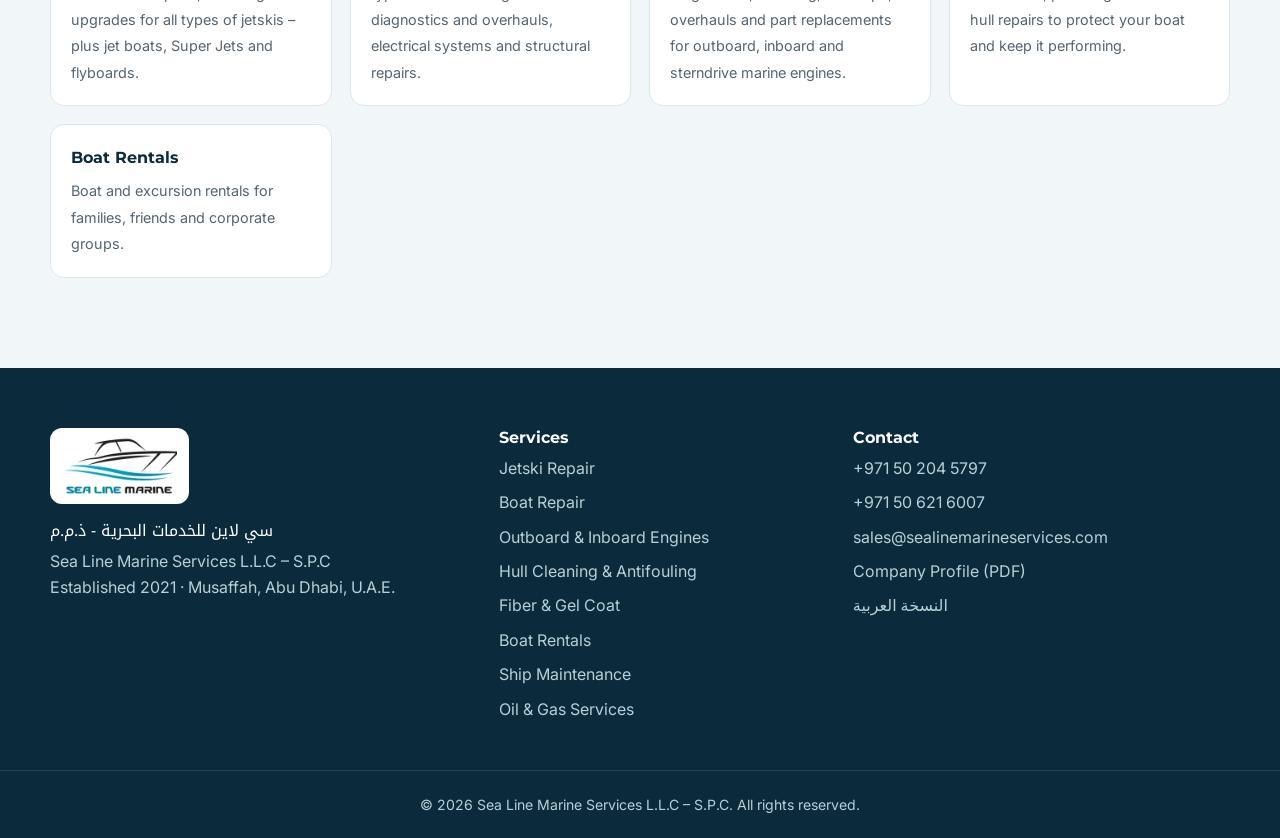
<file: services/fiberglass-gelcoat-repair/index.html>
<!doctype html>
<html lang="en">
<head>
  <meta charset="utf-8">
  <meta name="viewport" content="width=device-width, initial-scale=1">
  <title>Fiberglass, Gel Coat &amp; Boat Painting in Abu Dhabi | Sea Line Marine Services</title>
  <meta name="description" content="Fiberglass and carbon fiber works, gel coat repair, custom boat painting and anti-fouling in Musaffah, Abu Dhabi.">
  <link rel="canonical" href="https://sealinemarineservices.com/services/fiberglass-gelcoat-repair/">
  <meta property="og:type" content="website">
  <meta property="og:title" content="Fiberglass, Gel Coat &amp; Boat Painting in Abu Dhabi">
  <meta property="og:description" content="Fiberglass and carbon fiber works, gel coat repair, custom boat painting and anti-fouling in Musaffah, Abu Dhabi.">
  <meta property="og:url" content="https://sealinemarineservices.com/services/fiberglass-gelcoat-repair/">
  <meta property="og:image" content="https://sealinemarineservices.com/assets/img/og-image.jpg?v=2">
  <meta property="og:image:secure_url" content="https://sealinemarineservices.com/assets/img/og-image.jpg?v=2">
  <meta property="og:image:type" content="image/jpeg">
  <meta property="og:image:width" content="1200">
  <meta property="og:image:height" content="630">
  <meta property="og:image:alt" content="Sea Line Marine Services – boat, jetski and marine services in Abu Dhabi">
  <meta name="twitter:card" content="summary_large_image">
  <meta name="twitter:image" content="https://sealinemarineservices.com/assets/img/og-image.jpg?v=2">
  <meta name="theme-color" content="#0b2b3d">
  <link rel="icon" type="image/png" href="/assets/img/favicon.png">
  <link rel="apple-touch-icon" href="/assets/img/apple-touch-icon.png">
  <link rel="preconnect" href="https://fonts.googleapis.com">
  <link rel="preconnect" href="https://fonts.gstatic.com" crossorigin>
  <link href="https://fonts.googleapis.com/css2?family=Montserrat:wght@700;800&family=Inter:wght@400;600&family=Noto+Kufi+Arabic:wght@600&display=swap" rel="stylesheet">
  <link rel="stylesheet" href="/assets/css/style.css?v=16">
  <script type="application/ld+json">[{"@context": "https://schema.org", "@type": "Service", "name": "Fiberglass, Gel Coat & Boat Painting in Abu Dhabi", "description": "Fiberglass and carbon fiber works, gel coat repair, custom boat painting and anti-fouling in Musaffah, Abu Dhabi.", "url": "https://sealinemarineservices.com/services/fiberglass-gelcoat-repair/", "areaServed": "Abu Dhabi, United Arab Emirates", "provider": {"@type": "LocalBusiness", "name": "Sea Line Marine Services L.L.C - S.P.C", "url": "https://sealinemarineservices.com/", "telephone": "+971502045797"}}, {"@context": "https://schema.org", "@type": "BreadcrumbList", "itemListElement": [{"@type": "ListItem", "position": 1, "name": "Home", "item": "https://sealinemarineservices.com/"}, {"@type": "ListItem", "position": 2, "name": "Fiber & Gel Coat", "item": "https://sealinemarineservices.com/services/fiberglass-gelcoat-repair/"}]}, {"@context": "https://schema.org", "@type": "FAQPage", "mainEntity": [{"@type": "Question", "name": "Can you match my boat's existing colour?", "acceptedAnswer": {"@type": "Answer", "text": "Send us photos of the area on WhatsApp and we'll advise on the repair and finish during inspection."}}, {"@type": "Question", "name": "Do you make custom fiber parts?", "acceptedAnswer": {"@type": "Answer", "text": "Yes – we produce custom fiber glass and carbon fiber components to your requirements."}}]}]</script>
</head>
<body>
<a class="skip" href="#main">Skip to content</a>
<header class="site-header" id="top">
  <div class="container nav">
    <a href="/" class="brand" aria-label="Sea Line Marine Services – home">
      <img src="/assets/img/logo-mark.svg" alt="" width="270" height="100">
      <span class="brand-text"><span class="b1">SEA LINE</span> <span class="b2">MARINE</span><small>SERVICES LLC</small></span>
    </a>
    <button class="nav-toggle" aria-label="Open menu" aria-expanded="false" aria-controls="menu"><span></span><span></span><span></span></button>
    <nav class="menu" id="menu" aria-label="Main">
      <a href="/">Home</a>
      <a href="/#about">About</a>
      <div class="has-sub">
        <button class="sub-toggle" aria-expanded="false" aria-controls="sub-services">Services <span class="caret" aria-hidden="true"></span></button>
        <div class="sub" id="sub-services">
          <div>
            <a class="sub-head" href="/#leisure">Leisure &amp; Watercraft</a>
            <a href="/services/jetski-repair-abu-dhabi/">Jetski Repair &amp; Servicing</a>
            <a href="/services/boat-repair-abu-dhabi/">Boat Repair &amp; Engine Services</a>
            <a href="/services/outboard-engine-repair-abu-dhabi/">Outboard &amp; Inboard Engines</a>
            <a href="/services/fiberglass-gelcoat-repair/">Fiber, Gel Coat &amp; Painting</a>
            <a href="/services/hull-cleaning-antifouling-abu-dhabi/">Hull Cleaning &amp; Antifouling</a>
            <a href="/services/boat-rental-abu-dhabi/">Boat &amp; Excursion Rentals</a>
          </div>
          <div>
            <a class="sub-head" href="/#commercial">Commercial &amp; Oil/Gas</a>
            <a href="/services/ship-maintenance-hydraulic-works/">Ship Maintenance &amp; Hydraulics</a>
            <a href="/services/oil-gas-marine-services/">Oil &amp; Gas Marine Services</a>
            <a href="/assets/docs/Sea-Line-Marine-Company-Profile.pdf" download>Company Profile (PDF)</a>
          </div>
        </div>
      </div>
      <a href="/#work">Our Work</a>
      <a href="/#contact">Contact</a>
      <a href="/ar/" lang="ar" hreflang="ar" class="lang">عربي</a>
      <a href="tel:+971502045797" class="btn btn-sm">Call 050 204 5797</a>
    </nav>
  </div>
</header>

<main id="main">
  <section class="page-hero">
    <img class="hero-bg" src="/assets/img/fiber-boat.webp" alt="" fetchpriority="high">
    <div class="hero-shade"></div>
    <div class="container page-hero-inner">
      <nav class="crumbs" aria-label="Breadcrumb"><a href="/">Home</a> <span aria-hidden="true">›</span> <span>Fiber &amp; Gel Coat</span></nav>
      <h1>Fiberglass, Gel Coat &amp; Boat Painting in Abu Dhabi</h1>
      <p class="lead">Custom fiber glass and carbon fiber works, gel coating, custom paint jobs, anti-fouling treatments and touch-ups.</p>
      <div class="hero-cta">
        <a class="btn" href="https://wa.me/971502045797?text=Hello%2C%20I%20need%20a%20quote%20for%20fiber%20/%20gel%20coat%20/%20painting%20work." target="_blank" rel="noopener">Get a Quote on WhatsApp</a>
        <a class="btn btn-outline" href="tel:+971502045797">Call Now</a>
      </div>
    </div>
  </section>

  <section class="section">
    <div class="container svc-page">
      <div>
        <p class="intro-lg">Cracks, chips, faded gel coat or a custom part you need made – our fiber team creates durable, lightweight solutions tailored to your boat or watercraft, improving both looks and performance.</p>
        <h2 class="sub">What we do</h2>
        <ul class="incl">
<li><h3>Fiberglass repair</h3><p>Repairs to hulls, decks and fiber components.</p></li>
<li><h3>Carbon fiber works</h3><p>Custom lightweight components for boats and watercraft.</p></li>
<li><h3>Gel coat</h3><p>Gel coat repair and re-coating.</p></li>
<li><h3>Custom painting</h3><p>Professional paint jobs and touch-ups.</p></li>
<li><h3>Anti-fouling</h3><p>Anti-fouling treatments to protect your hull.</p></li>
<li><h3>Ship fiber works</h3><p>Fiber works, welding and chipping for ships.</p></li>
        </ul>

      <h2 class="sub">From our workshop</h2>
      <div class="gallery mini"><button class="g" data-full="/assets/img/work/jetski-deck.webp"><img src="/assets/img/work/jetski-deck-sm.webp" alt="Yamaha jetski service" loading="lazy" width="560" height="560"><span>Yamaha jetski service</span></button>
<button class="g" data-full="/assets/img/work/sport-boat.webp"><img src="/assets/img/work/sport-boat-sm.webp" alt="Sport cruiser in for service" loading="lazy" width="560" height="560"><span>Sport cruiser in for service</span></button></div>
      <dialog class="lightbox" id="lightbox" aria-label="Photo viewer">
        <button class="lb-close" aria-label="Close">×</button>
        <button class="lb-nav lb-prev" aria-label="Previous photo">‹</button>
        <figure><img alt=""><figcaption></figcaption></figure>
        <button class="lb-nav lb-next" aria-label="Next photo">›</button>
      </dialog>
        <h2 class="sub">Frequently asked questions</h2>
        <div class="faq">
<details><summary>Can you match my boat&#x27;s existing colour?</summary><p>Send us photos of the area on WhatsApp and we&#x27;ll advise on the repair and finish during inspection.</p></details>
<details><summary>Do you make custom fiber parts?</summary><p>Yes – we produce custom fiber glass and carbon fiber components to your requirements.</p></details>
        </div>
      </div>
      <aside class="quote-card">
        <h2>Request a quote</h2>
        <p>The fastest way to reach us is WhatsApp – send photos for a quicker quote.</p>
        <a class="btn" href="https://wa.me/971502045797?text=Hello%2C%20I%20need%20a%20quote%20for%20fiber%20/%20gel%20coat%20/%20painting%20work." target="_blank" rel="noopener">WhatsApp +971 50 204 5797</a>
        <ul>
          <li><strong>Call</strong> <a href="tel:+971502045797">+971 50 204 5797</a></li>
          <li><strong>Email</strong> <a href="mailto:sales@sealinemarineservices.com">sales@sealinemarineservices.com</a></li>
          <li><strong>Hours</strong> Mon – Sat, 08:00 – 13:00 &amp; 14:00 – 18:30</li>
          <li><strong>Workshop</strong> Musaffah, Abu Dhabi</li>
          <li><strong>Company profile</strong> <a href="/assets/docs/Sea-Line-Marine-Company-Profile.pdf" download>Download PDF</a></li>
        </ul>
      </aside>
    </div>
  </section>

  <section class="section alt">
    <div class="container">
      <h2 class="sub center">Related services</h2>
      <div class="related">
<a class="rel" href="/services/jetski-repair-abu-dhabi/"><strong>Jetski Repair</strong><span>Engine diagnostics, electrical and mechanical repairs, servicing and upgrades for all types of jetskis – plus jet boats, Super Jets and flyboards.</span></a>
<a class="rel" href="/services/boat-repair-abu-dhabi/"><strong>Boat Repair</strong><span>Comprehensive repairs for all types of boats – engine diagnostics and overhauls, electrical systems and structural repairs.</span></a>
<a class="rel" href="/services/outboard-engine-repair-abu-dhabi/"><strong>Outboard &amp; Inboard Engines</strong><span>Diagnostics, servicing, tune-ups, overhauls and part replacements for outboard, inboard and sterndrive marine engines.</span></a>
<a class="rel" href="/services/hull-cleaning-antifouling-abu-dhabi/"><strong>Hull Cleaning &amp; Antifouling</strong><span>Hull cleaning, antifouling treatments, polishing and minor hull repairs to protect your boat and keep it performing.</span></a>
<a class="rel" href="/services/boat-rental-abu-dhabi/"><strong>Boat Rentals</strong><span>Boat and excursion rentals for families, friends and corporate groups.</span></a>
      </div>
    </div>
  </section>
</main>

<footer class="site-footer">
  <div class="container foot">
    <div>
      <img src="/assets/img/logo-280.webp" alt="Sea Line Marine" class="foot-logo" width="280" height="146" loading="lazy">
      <p class="ar" lang="ar" dir="rtl">سي لاين للخدمات البحرية - ذ.م.م</p>
      <p>Sea Line Marine Services L.L.C – S.P.C<br>Established 2021 · Musaffah, Abu Dhabi, U.A.E.</p>
    </div>
    <div>
      <h4>Services</h4>
      <a href="/services/jetski-repair-abu-dhabi/">Jetski Repair</a><a href="/services/boat-repair-abu-dhabi/">Boat Repair</a><a href="/services/outboard-engine-repair-abu-dhabi/">Outboard &amp; Inboard Engines</a><a href="/services/hull-cleaning-antifouling-abu-dhabi/">Hull Cleaning &amp; Antifouling</a><a href="/services/fiberglass-gelcoat-repair/">Fiber &amp; Gel Coat</a><a href="/services/boat-rental-abu-dhabi/">Boat Rentals</a><a href="/services/ship-maintenance-hydraulic-works/">Ship Maintenance</a><a href="/services/oil-gas-marine-services/">Oil &amp; Gas Services</a>
    </div>
    <div>
      <h4>Contact</h4>
      <a href="tel:+971502045797">+971 50 204 5797</a>
      <a href="tel:+971506216007">+971 50 621 6007</a>
      <a href="mailto:sales@sealinemarineservices.com">sales@sealinemarineservices.com</a>
      <a href="/assets/docs/Sea-Line-Marine-Company-Profile.pdf" download>Company Profile (PDF)</a>
      <a href="/ar/" lang="ar">النسخة العربية</a>
    </div>
  </div>
  <div class="copy">© <span id="yr">2026</span> Sea Line Marine Services L.L.C – S.P.C. All rights reserved.</div>
</footer>
<a class="wa-float" href="https://wa.me/971502045797?text=Hello%2C%20I%20would%20like%20a%20quote%20for%20marine%20services." target="_blank" rel="noopener" aria-label="Chat on WhatsApp">
  <svg viewBox="0 0 32 32" aria-hidden="true"><path d="M16 3a13 13 0 0 0-11.2 19.6L3 29l6.6-1.7A13 13 0 1 0 16 3zm0 23.7c-2 0-4-.6-5.7-1.6l-.4-.2-3.9 1 1-3.8-.3-.4A10.7 10.7 0 1 1 16 26.7zm5.9-8c-.3-.2-1.9-1-2.2-1s-.5-.2-.7.2-.8 1-1 1.2-.4.2-.7 0a8.8 8.8 0 0 1-4.4-3.8c-.3-.6.3-.5.9-1.7.1-.2 0-.4 0-.6l-1-2.4c-.3-.6-.5-.5-.7-.5h-.6a1.2 1.2 0 0 0-.9.4 3.6 3.6 0 0 0-1.1 2.7 6.3 6.3 0 0 0 1.3 3.3 14.4 14.4 0 0 0 5.5 4.9c2 .9 2.8.9 3.9.8a3.3 3.3 0 0 0 2.1-1.5 2.7 2.7 0 0 0 .2-1.5c-.1-.2-.3-.3-.6-.5z"/></svg>
</a>
<script src="/assets/js/main.js?v=16"></script>
</body>
</html>
</file>
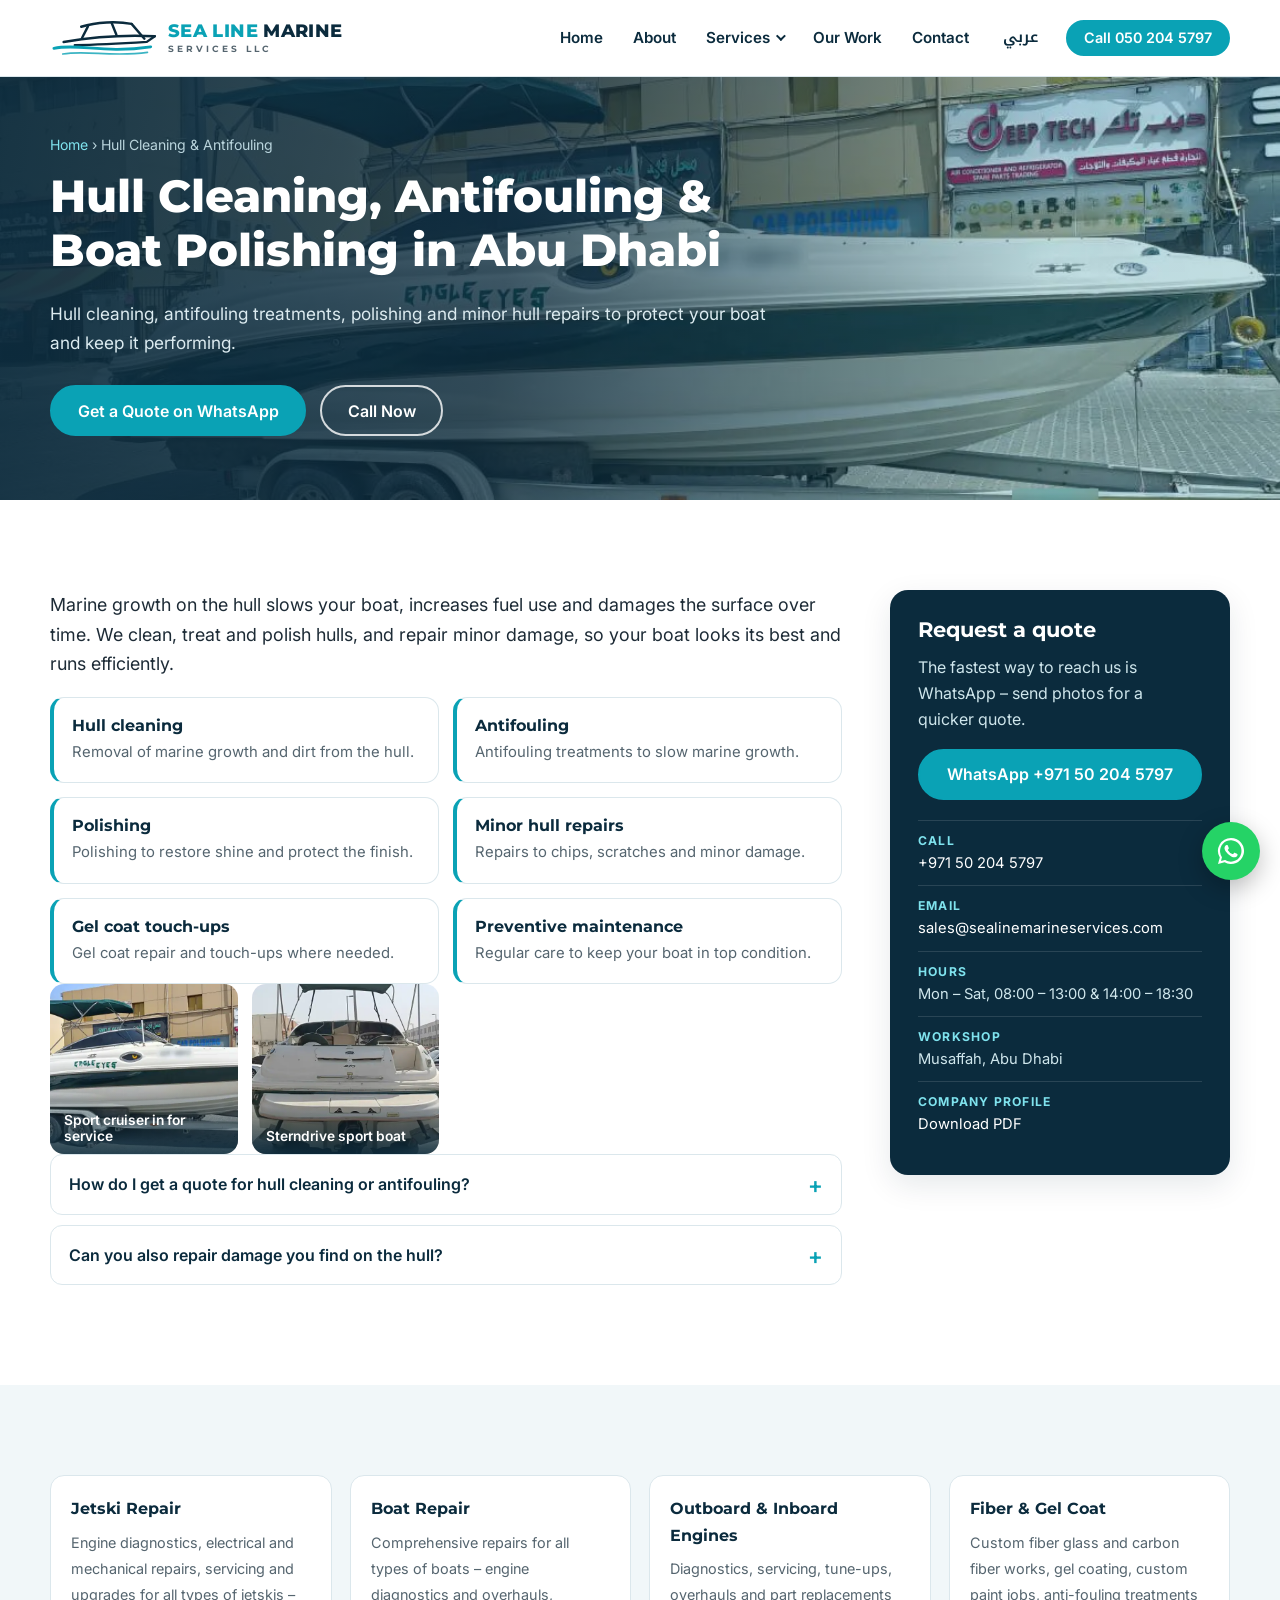
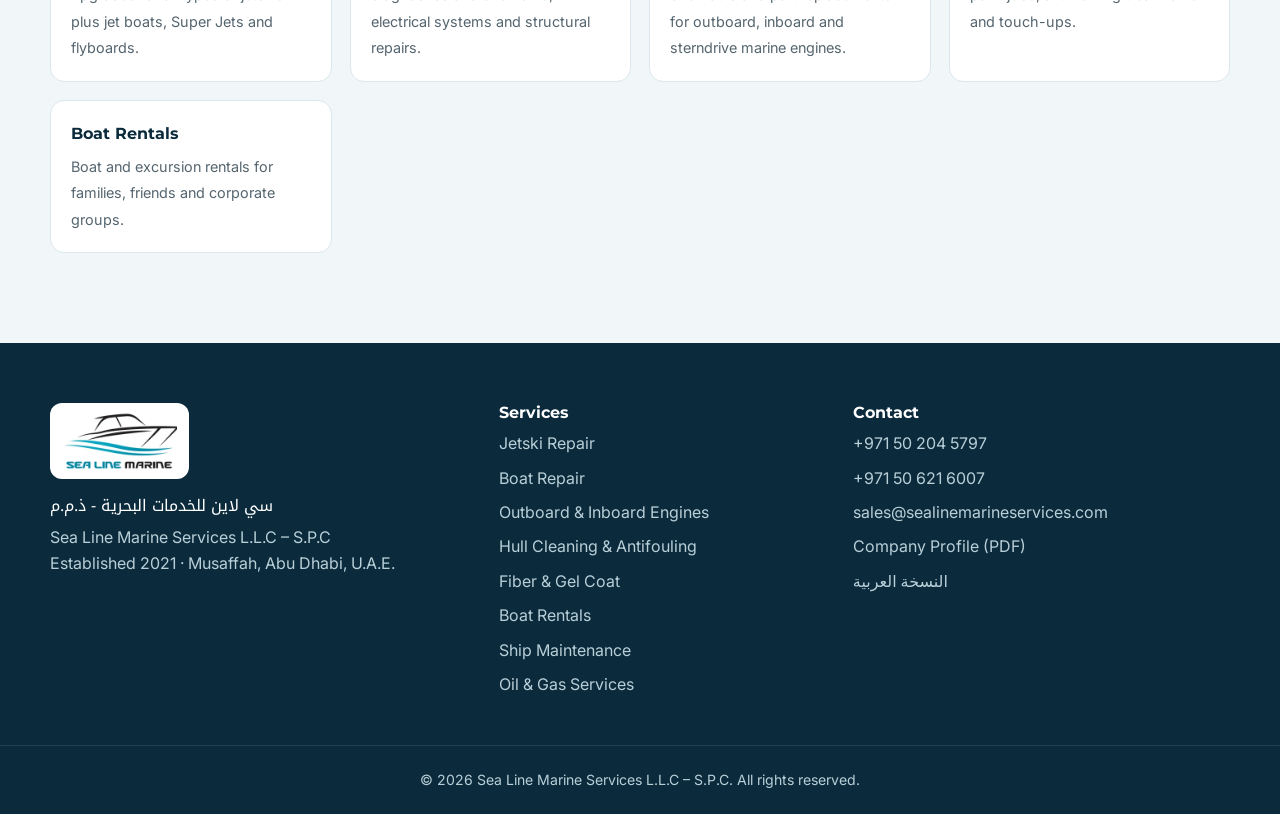
<file: services/hull-cleaning-antifouling-abu-dhabi/index.html>
<!doctype html>
<html lang="en">
<head>
  <meta charset="utf-8">
  <meta name="viewport" content="width=device-width, initial-scale=1">
  <title>Hull Cleaning, Antifouling &amp; Boat Polishing in Abu Dhabi | Sea Line Marine Services</title>
  <meta name="description" content="Hull cleaning, antifouling treatment, polishing and minor hull repairs for boats in Abu Dhabi – Sea Line Marine Services, Musaffah.">
  <link rel="canonical" href="https://sealinemarineservices.com/services/hull-cleaning-antifouling-abu-dhabi/">
  <meta property="og:type" content="website">
  <meta property="og:title" content="Hull Cleaning, Antifouling &amp; Boat Polishing in Abu Dhabi">
  <meta property="og:description" content="Hull cleaning, antifouling treatment, polishing and minor hull repairs for boats in Abu Dhabi – Sea Line Marine Services, Musaffah.">
  <meta property="og:url" content="https://sealinemarineservices.com/services/hull-cleaning-antifouling-abu-dhabi/">
  <meta property="og:image" content="https://sealinemarineservices.com/assets/img/og-image.jpg?v=2">
  <meta property="og:image:secure_url" content="https://sealinemarineservices.com/assets/img/og-image.jpg?v=2">
  <meta property="og:image:type" content="image/jpeg">
  <meta property="og:image:width" content="1200">
  <meta property="og:image:height" content="630">
  <meta property="og:image:alt" content="Sea Line Marine Services – boat, jetski and marine services in Abu Dhabi">
  <meta name="twitter:card" content="summary_large_image">
  <meta name="twitter:image" content="https://sealinemarineservices.com/assets/img/og-image.jpg?v=2">
  <meta name="theme-color" content="#0b2b3d">
  <link rel="icon" type="image/png" href="/assets/img/favicon.png">
  <link rel="apple-touch-icon" href="/assets/img/apple-touch-icon.png">
  <link rel="preconnect" href="https://fonts.googleapis.com">
  <link rel="preconnect" href="https://fonts.gstatic.com" crossorigin>
  <link href="https://fonts.googleapis.com/css2?family=Montserrat:wght@700;800&family=Inter:wght@400;600&family=Noto+Kufi+Arabic:wght@600&display=swap" rel="stylesheet">
  <link rel="stylesheet" href="/assets/css/style.css?v=16">
  <script type="application/ld+json">[{"@context": "https://schema.org", "@type": "Service", "name": "Hull Cleaning, Antifouling & Boat Polishing in Abu Dhabi", "description": "Hull cleaning, antifouling treatment, polishing and minor hull repairs for boats in Abu Dhabi – Sea Line Marine Services, Musaffah.", "url": "https://sealinemarineservices.com/services/hull-cleaning-antifouling-abu-dhabi/", "areaServed": "Abu Dhabi, United Arab Emirates", "provider": {"@type": "LocalBusiness", "name": "Sea Line Marine Services L.L.C - S.P.C", "url": "https://sealinemarineservices.com/", "telephone": "+971502045797"}}, {"@context": "https://schema.org", "@type": "BreadcrumbList", "itemListElement": [{"@type": "ListItem", "position": 1, "name": "Home", "item": "https://sealinemarineservices.com/"}, {"@type": "ListItem", "position": 2, "name": "Hull Cleaning & Antifouling", "item": "https://sealinemarineservices.com/services/hull-cleaning-antifouling-abu-dhabi/"}]}, {"@context": "https://schema.org", "@type": "FAQPage", "mainEntity": [{"@type": "Question", "name": "How do I get a quote for hull cleaning or antifouling?", "acceptedAnswer": {"@type": "Answer", "text": "Send us your boat's length, type and a few photos of the hull on WhatsApp, and we'll advise and quote."}}, {"@type": "Question", "name": "Can you also repair damage you find on the hull?", "acceptedAnswer": {"@type": "Answer", "text": "Yes – we handle minor hull repairs and gel coat work, and larger fiberglass repairs through our fiber team."}}]}]</script>
</head>
<body>
<a class="skip" href="#main">Skip to content</a>
<header class="site-header" id="top">
  <div class="container nav">
    <a href="/" class="brand" aria-label="Sea Line Marine Services – home">
      <img src="/assets/img/logo-mark.svg" alt="" width="270" height="100">
      <span class="brand-text"><span class="b1">SEA LINE</span> <span class="b2">MARINE</span><small>SERVICES LLC</small></span>
    </a>
    <button class="nav-toggle" aria-label="Open menu" aria-expanded="false" aria-controls="menu"><span></span><span></span><span></span></button>
    <nav class="menu" id="menu" aria-label="Main">
      <a href="/">Home</a>
      <a href="/#about">About</a>
      <div class="has-sub">
        <button class="sub-toggle" aria-expanded="false" aria-controls="sub-services">Services <span class="caret" aria-hidden="true"></span></button>
        <div class="sub" id="sub-services">
          <div>
            <a class="sub-head" href="/#leisure">Leisure &amp; Watercraft</a>
            <a href="/services/jetski-repair-abu-dhabi/">Jetski Repair &amp; Servicing</a>
            <a href="/services/boat-repair-abu-dhabi/">Boat Repair &amp; Engine Services</a>
            <a href="/services/outboard-engine-repair-abu-dhabi/">Outboard &amp; Inboard Engines</a>
            <a href="/services/fiberglass-gelcoat-repair/">Fiber, Gel Coat &amp; Painting</a>
            <a href="/services/hull-cleaning-antifouling-abu-dhabi/">Hull Cleaning &amp; Antifouling</a>
            <a href="/services/boat-rental-abu-dhabi/">Boat &amp; Excursion Rentals</a>
          </div>
          <div>
            <a class="sub-head" href="/#commercial">Commercial &amp; Oil/Gas</a>
            <a href="/services/ship-maintenance-hydraulic-works/">Ship Maintenance &amp; Hydraulics</a>
            <a href="/services/oil-gas-marine-services/">Oil &amp; Gas Marine Services</a>
            <a href="/assets/docs/Sea-Line-Marine-Company-Profile.pdf" download>Company Profile (PDF)</a>
          </div>
        </div>
      </div>
      <a href="/#work">Our Work</a>
      <a href="/#contact">Contact</a>
      <a href="/ar/" lang="ar" hreflang="ar" class="lang">عربي</a>
      <a href="tel:+971502045797" class="btn btn-sm">Call 050 204 5797</a>
    </nav>
  </div>
</header>

<main id="main">
  <section class="page-hero">
    <img class="hero-bg" src="/assets/img/work/sport-boat.webp" alt="" fetchpriority="high">
    <div class="hero-shade"></div>
    <div class="container page-hero-inner">
      <nav class="crumbs" aria-label="Breadcrumb"><a href="/">Home</a> <span aria-hidden="true">›</span> <span>Hull Cleaning &amp; Antifouling</span></nav>
      <h1>Hull Cleaning, Antifouling &amp; Boat Polishing in Abu Dhabi</h1>
      <p class="lead">Hull cleaning, antifouling treatments, polishing and minor hull repairs to protect your boat and keep it performing.</p>
      <div class="hero-cta">
        <a class="btn" href="https://wa.me/971502045797?text=Hello%2C%20I%20need%20a%20quote%20for%20hull%20cleaning%20/%20antifouling.%20Boat%20length%20and%20type%3A%20" target="_blank" rel="noopener">Get a Quote on WhatsApp</a>
        <a class="btn btn-outline" href="tel:+971502045797">Call Now</a>
      </div>
    </div>
  </section>

  <section class="section">
    <div class="container svc-page">
      <div>
        <p class="intro-lg">Marine growth on the hull slows your boat, increases fuel use and damages the surface over time. We clean, treat and polish hulls, and repair minor damage, so your boat looks its best and runs efficiently.</p>
        <h2 class="sub">What we do</h2>
        <ul class="incl">
<li><h3>Hull cleaning</h3><p>Removal of marine growth and dirt from the hull.</p></li>
<li><h3>Antifouling</h3><p>Antifouling treatments to slow marine growth.</p></li>
<li><h3>Polishing</h3><p>Polishing to restore shine and protect the finish.</p></li>
<li><h3>Minor hull repairs</h3><p>Repairs to chips, scratches and minor damage.</p></li>
<li><h3>Gel coat touch-ups</h3><p>Gel coat repair and touch-ups where needed.</p></li>
<li><h3>Preventive maintenance</h3><p>Regular care to keep your boat in top condition.</p></li>
        </ul>

      <h2 class="sub">From our workshop</h2>
      <div class="gallery mini"><button class="g" data-full="/assets/img/work/sport-boat.webp"><img src="/assets/img/work/sport-boat-sm.webp" alt="Sport cruiser in for service" loading="lazy" width="560" height="560"><span>Sport cruiser in for service</span></button>
<button class="g" data-full="/assets/img/work/sterndrive-boat.webp"><img src="/assets/img/work/sterndrive-boat-sm.webp" alt="Sterndrive sport boat" loading="lazy" width="560" height="560"><span>Sterndrive sport boat</span></button></div>
      <dialog class="lightbox" id="lightbox" aria-label="Photo viewer">
        <button class="lb-close" aria-label="Close">×</button>
        <button class="lb-nav lb-prev" aria-label="Previous photo">‹</button>
        <figure><img alt=""><figcaption></figcaption></figure>
        <button class="lb-nav lb-next" aria-label="Next photo">›</button>
      </dialog>
        <h2 class="sub">Frequently asked questions</h2>
        <div class="faq">
<details><summary>How do I get a quote for hull cleaning or antifouling?</summary><p>Send us your boat&#x27;s length, type and a few photos of the hull on WhatsApp, and we&#x27;ll advise and quote.</p></details>
<details><summary>Can you also repair damage you find on the hull?</summary><p>Yes – we handle minor hull repairs and gel coat work, and larger fiberglass repairs through our fiber team.</p></details>
        </div>
      </div>
      <aside class="quote-card">
        <h2>Request a quote</h2>
        <p>The fastest way to reach us is WhatsApp – send photos for a quicker quote.</p>
        <a class="btn" href="https://wa.me/971502045797?text=Hello%2C%20I%20need%20a%20quote%20for%20hull%20cleaning%20/%20antifouling.%20Boat%20length%20and%20type%3A%20" target="_blank" rel="noopener">WhatsApp +971 50 204 5797</a>
        <ul>
          <li><strong>Call</strong> <a href="tel:+971502045797">+971 50 204 5797</a></li>
          <li><strong>Email</strong> <a href="mailto:sales@sealinemarineservices.com">sales@sealinemarineservices.com</a></li>
          <li><strong>Hours</strong> Mon – Sat, 08:00 – 13:00 &amp; 14:00 – 18:30</li>
          <li><strong>Workshop</strong> Musaffah, Abu Dhabi</li>
          <li><strong>Company profile</strong> <a href="/assets/docs/Sea-Line-Marine-Company-Profile.pdf" download>Download PDF</a></li>
        </ul>
      </aside>
    </div>
  </section>

  <section class="section alt">
    <div class="container">
      <h2 class="sub center">Related services</h2>
      <div class="related">
<a class="rel" href="/services/jetski-repair-abu-dhabi/"><strong>Jetski Repair</strong><span>Engine diagnostics, electrical and mechanical repairs, servicing and upgrades for all types of jetskis – plus jet boats, Super Jets and flyboards.</span></a>
<a class="rel" href="/services/boat-repair-abu-dhabi/"><strong>Boat Repair</strong><span>Comprehensive repairs for all types of boats – engine diagnostics and overhauls, electrical systems and structural repairs.</span></a>
<a class="rel" href="/services/outboard-engine-repair-abu-dhabi/"><strong>Outboard &amp; Inboard Engines</strong><span>Diagnostics, servicing, tune-ups, overhauls and part replacements for outboard, inboard and sterndrive marine engines.</span></a>
<a class="rel" href="/services/fiberglass-gelcoat-repair/"><strong>Fiber &amp; Gel Coat</strong><span>Custom fiber glass and carbon fiber works, gel coating, custom paint jobs, anti-fouling treatments and touch-ups.</span></a>
<a class="rel" href="/services/boat-rental-abu-dhabi/"><strong>Boat Rentals</strong><span>Boat and excursion rentals for families, friends and corporate groups.</span></a>
      </div>
    </div>
  </section>
</main>

<footer class="site-footer">
  <div class="container foot">
    <div>
      <img src="/assets/img/logo-280.webp" alt="Sea Line Marine" class="foot-logo" width="280" height="146" loading="lazy">
      <p class="ar" lang="ar" dir="rtl">سي لاين للخدمات البحرية - ذ.م.م</p>
      <p>Sea Line Marine Services L.L.C – S.P.C<br>Established 2021 · Musaffah, Abu Dhabi, U.A.E.</p>
    </div>
    <div>
      <h4>Services</h4>
      <a href="/services/jetski-repair-abu-dhabi/">Jetski Repair</a><a href="/services/boat-repair-abu-dhabi/">Boat Repair</a><a href="/services/outboard-engine-repair-abu-dhabi/">Outboard &amp; Inboard Engines</a><a href="/services/hull-cleaning-antifouling-abu-dhabi/">Hull Cleaning &amp; Antifouling</a><a href="/services/fiberglass-gelcoat-repair/">Fiber &amp; Gel Coat</a><a href="/services/boat-rental-abu-dhabi/">Boat Rentals</a><a href="/services/ship-maintenance-hydraulic-works/">Ship Maintenance</a><a href="/services/oil-gas-marine-services/">Oil &amp; Gas Services</a>
    </div>
    <div>
      <h4>Contact</h4>
      <a href="tel:+971502045797">+971 50 204 5797</a>
      <a href="tel:+971506216007">+971 50 621 6007</a>
      <a href="mailto:sales@sealinemarineservices.com">sales@sealinemarineservices.com</a>
      <a href="/assets/docs/Sea-Line-Marine-Company-Profile.pdf" download>Company Profile (PDF)</a>
      <a href="/ar/" lang="ar">النسخة العربية</a>
    </div>
  </div>
  <div class="copy">© <span id="yr">2026</span> Sea Line Marine Services L.L.C – S.P.C. All rights reserved.</div>
</footer>
<a class="wa-float" href="https://wa.me/971502045797?text=Hello%2C%20I%20would%20like%20a%20quote%20for%20marine%20services." target="_blank" rel="noopener" aria-label="Chat on WhatsApp">
  <svg viewBox="0 0 32 32" aria-hidden="true"><path d="M16 3a13 13 0 0 0-11.2 19.6L3 29l6.6-1.7A13 13 0 1 0 16 3zm0 23.7c-2 0-4-.6-5.7-1.6l-.4-.2-3.9 1 1-3.8-.3-.4A10.7 10.7 0 1 1 16 26.7zm5.9-8c-.3-.2-1.9-1-2.2-1s-.5-.2-.7.2-.8 1-1 1.2-.4.2-.7 0a8.8 8.8 0 0 1-4.4-3.8c-.3-.6.3-.5.9-1.7.1-.2 0-.4 0-.6l-1-2.4c-.3-.6-.5-.5-.7-.5h-.6a1.2 1.2 0 0 0-.9.4 3.6 3.6 0 0 0-1.1 2.7 6.3 6.3 0 0 0 1.3 3.3 14.4 14.4 0 0 0 5.5 4.9c2 .9 2.8.9 3.9.8a3.3 3.3 0 0 0 2.1-1.5 2.7 2.7 0 0 0 .2-1.5c-.1-.2-.3-.3-.6-.5z"/></svg>
</a>
<script src="/assets/js/main.js?v=16"></script>
</body>
</html>
</file>
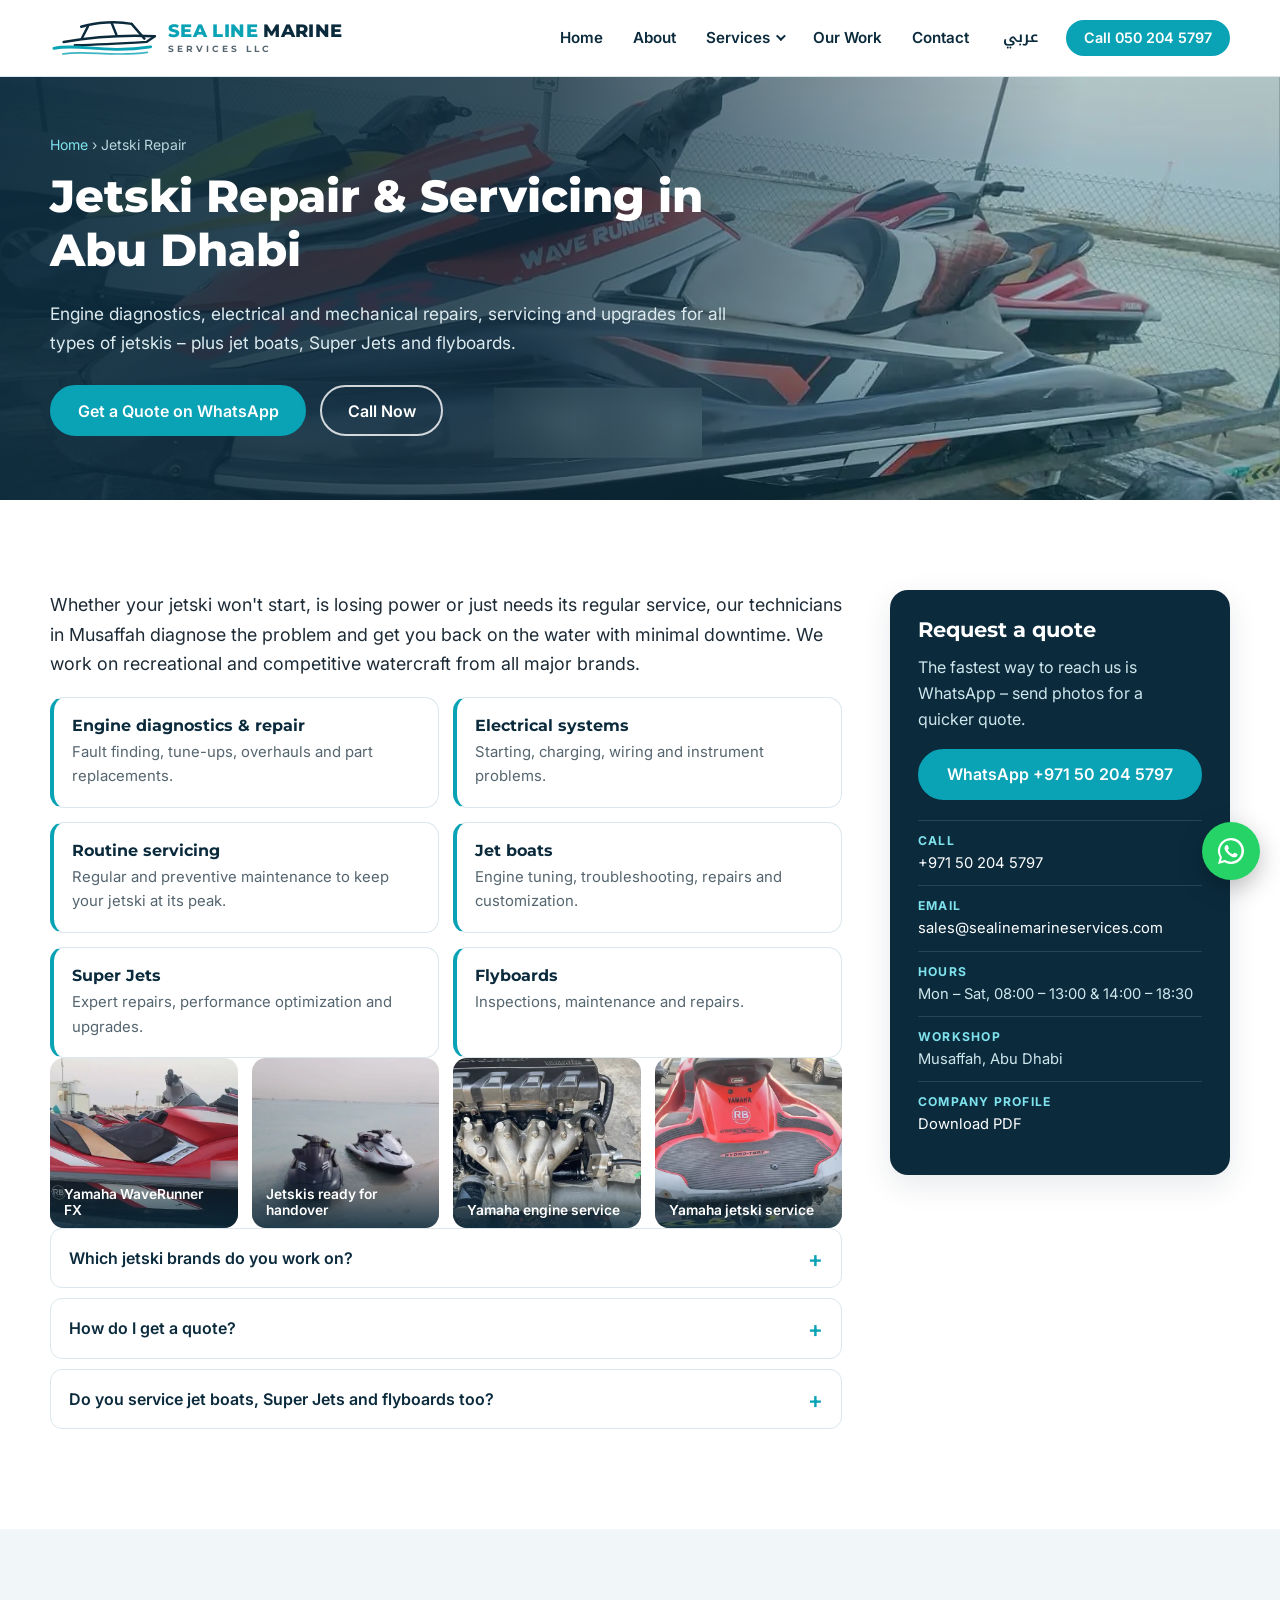
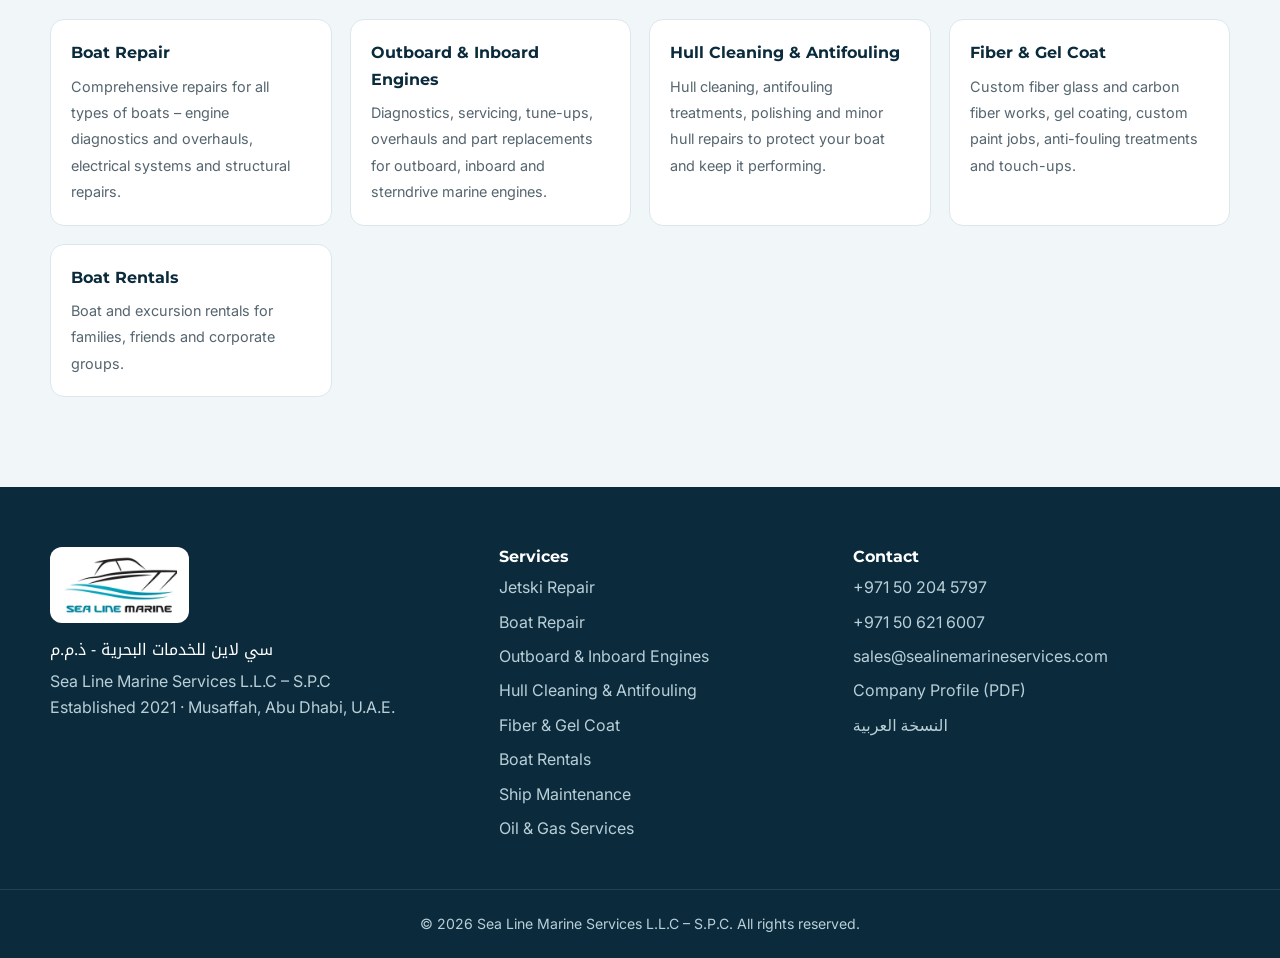
<file: services/jetski-repair-abu-dhabi/index.html>
<!doctype html>
<html lang="en">
<head>
  <meta charset="utf-8">
  <meta name="viewport" content="width=device-width, initial-scale=1">
  <title>Jetski Repair &amp; Servicing in Abu Dhabi | Sea Line Marine Services</title>
  <meta name="description" content="Jetski, jet boat, Super Jet and flyboard servicing and repair in Musaffah, Abu Dhabi – engine diagnostics, electrical and mechanical repairs for Yamaha, Sea-Doo, Kawasaki and more.">
  <link rel="canonical" href="https://sealinemarineservices.com/services/jetski-repair-abu-dhabi/">
  <meta property="og:type" content="website">
  <meta property="og:title" content="Jetski Repair &amp; Servicing in Abu Dhabi">
  <meta property="og:description" content="Jetski, jet boat, Super Jet and flyboard servicing and repair in Musaffah, Abu Dhabi – engine diagnostics, electrical and mechanical repairs for Yamaha, Sea-Doo, Kawasaki and more.">
  <meta property="og:url" content="https://sealinemarineservices.com/services/jetski-repair-abu-dhabi/">
  <meta property="og:image" content="https://sealinemarineservices.com/assets/img/og-image.jpg?v=2">
  <meta property="og:image:secure_url" content="https://sealinemarineservices.com/assets/img/og-image.jpg?v=2">
  <meta property="og:image:type" content="image/jpeg">
  <meta property="og:image:width" content="1200">
  <meta property="og:image:height" content="630">
  <meta property="og:image:alt" content="Sea Line Marine Services – boat, jetski and marine services in Abu Dhabi">
  <meta name="twitter:card" content="summary_large_image">
  <meta name="twitter:image" content="https://sealinemarineservices.com/assets/img/og-image.jpg?v=2">
  <meta name="theme-color" content="#0b2b3d">
  <link rel="icon" type="image/png" href="/assets/img/favicon.png">
  <link rel="apple-touch-icon" href="/assets/img/apple-touch-icon.png">
  <link rel="preconnect" href="https://fonts.googleapis.com">
  <link rel="preconnect" href="https://fonts.gstatic.com" crossorigin>
  <link href="https://fonts.googleapis.com/css2?family=Montserrat:wght@700;800&family=Inter:wght@400;600&family=Noto+Kufi+Arabic:wght@600&display=swap" rel="stylesheet">
  <link rel="stylesheet" href="/assets/css/style.css?v=16">
  <script type="application/ld+json">[{"@context": "https://schema.org", "@type": "Service", "name": "Jetski Repair & Servicing in Abu Dhabi", "description": "Jetski, jet boat, Super Jet and flyboard servicing and repair in Musaffah, Abu Dhabi – engine diagnostics, electrical and mechanical repairs for Yamaha, Sea-Doo, Kawasaki and more.", "url": "https://sealinemarineservices.com/services/jetski-repair-abu-dhabi/", "areaServed": "Abu Dhabi, United Arab Emirates", "provider": {"@type": "LocalBusiness", "name": "Sea Line Marine Services L.L.C - S.P.C", "url": "https://sealinemarineservices.com/", "telephone": "+971502045797"}}, {"@context": "https://schema.org", "@type": "BreadcrumbList", "itemListElement": [{"@type": "ListItem", "position": 1, "name": "Home", "item": "https://sealinemarineservices.com/"}, {"@type": "ListItem", "position": 2, "name": "Jetski Repair", "item": "https://sealinemarineservices.com/services/jetski-repair-abu-dhabi/"}]}, {"@context": "https://schema.org", "@type": "FAQPage", "mainEntity": [{"@type": "Question", "name": "Which jetski brands do you work on?", "acceptedAnswer": {"@type": "Answer", "text": "We work on all major brands, including Yamaha, Sea-Doo and Kawasaki."}}, {"@type": "Question", "name": "How do I get a quote?", "acceptedAnswer": {"@type": "Answer", "text": "Send us your jetski model and a description of the problem on WhatsApp – photos or a short video help. We'll inspect it and give you a clear quote before any work starts."}}, {"@type": "Question", "name": "Do you service jet boats, Super Jets and flyboards too?", "acceptedAnswer": {"@type": "Answer", "text": "Yes. We service and repair jet boats, Super Jets and flyboards as well as sit-down jetskis."}}]}]</script>
</head>
<body>
<a class="skip" href="#main">Skip to content</a>
<header class="site-header" id="top">
  <div class="container nav">
    <a href="/" class="brand" aria-label="Sea Line Marine Services – home">
      <img src="/assets/img/logo-mark.svg" alt="" width="270" height="100">
      <span class="brand-text"><span class="b1">SEA LINE</span> <span class="b2">MARINE</span><small>SERVICES LLC</small></span>
    </a>
    <button class="nav-toggle" aria-label="Open menu" aria-expanded="false" aria-controls="menu"><span></span><span></span><span></span></button>
    <nav class="menu" id="menu" aria-label="Main">
      <a href="/">Home</a>
      <a href="/#about">About</a>
      <div class="has-sub">
        <button class="sub-toggle" aria-expanded="false" aria-controls="sub-services">Services <span class="caret" aria-hidden="true"></span></button>
        <div class="sub" id="sub-services">
          <div>
            <a class="sub-head" href="/#leisure">Leisure &amp; Watercraft</a>
            <a href="/services/jetski-repair-abu-dhabi/">Jetski Repair &amp; Servicing</a>
            <a href="/services/boat-repair-abu-dhabi/">Boat Repair &amp; Engine Services</a>
            <a href="/services/outboard-engine-repair-abu-dhabi/">Outboard &amp; Inboard Engines</a>
            <a href="/services/fiberglass-gelcoat-repair/">Fiber, Gel Coat &amp; Painting</a>
            <a href="/services/hull-cleaning-antifouling-abu-dhabi/">Hull Cleaning &amp; Antifouling</a>
            <a href="/services/boat-rental-abu-dhabi/">Boat &amp; Excursion Rentals</a>
          </div>
          <div>
            <a class="sub-head" href="/#commercial">Commercial &amp; Oil/Gas</a>
            <a href="/services/ship-maintenance-hydraulic-works/">Ship Maintenance &amp; Hydraulics</a>
            <a href="/services/oil-gas-marine-services/">Oil &amp; Gas Marine Services</a>
            <a href="/assets/docs/Sea-Line-Marine-Company-Profile.pdf" download>Company Profile (PDF)</a>
          </div>
        </div>
      </div>
      <a href="/#work">Our Work</a>
      <a href="/#contact">Contact</a>
      <a href="/ar/" lang="ar" hreflang="ar" class="lang">عربي</a>
      <a href="tel:+971502045797" class="btn btn-sm">Call 050 204 5797</a>
    </nav>
  </div>
</header>

<main id="main">
  <section class="page-hero">
    <img class="hero-bg" src="/assets/img/work/yamaha-vxr.webp" alt="" fetchpriority="high">
    <div class="hero-shade"></div>
    <div class="container page-hero-inner">
      <nav class="crumbs" aria-label="Breadcrumb"><a href="/">Home</a> <span aria-hidden="true">›</span> <span>Jetski Repair</span></nav>
      <h1>Jetski Repair &amp; Servicing in Abu Dhabi</h1>
      <p class="lead">Engine diagnostics, electrical and mechanical repairs, servicing and upgrades for all types of jetskis – plus jet boats, Super Jets and flyboards.</p>
      <div class="hero-cta">
        <a class="btn" href="https://wa.me/971502045797?text=Hello%2C%20I%20need%20a%20quote%20for%20jetski%20servicing%20/%20repair." target="_blank" rel="noopener">Get a Quote on WhatsApp</a>
        <a class="btn btn-outline" href="tel:+971502045797">Call Now</a>
      </div>
    </div>
  </section>

  <section class="section">
    <div class="container svc-page">
      <div>
        <p class="intro-lg">Whether your jetski won&#x27;t start, is losing power or just needs its regular service, our technicians in Musaffah diagnose the problem and get you back on the water with minimal downtime. We work on recreational and competitive watercraft from all major brands.</p>
        <h2 class="sub">What we do</h2>
        <ul class="incl">
<li><h3>Engine diagnostics &amp; repair</h3><p>Fault finding, tune-ups, overhauls and part replacements.</p></li>
<li><h3>Electrical systems</h3><p>Starting, charging, wiring and instrument problems.</p></li>
<li><h3>Routine servicing</h3><p>Regular and preventive maintenance to keep your jetski at its peak.</p></li>
<li><h3>Jet boats</h3><p>Engine tuning, troubleshooting, repairs and customization.</p></li>
<li><h3>Super Jets</h3><p>Expert repairs, performance optimization and upgrades.</p></li>
<li><h3>Flyboards</h3><p>Inspections, maintenance and repairs.</p></li>
        </ul>

      <h2 class="sub">From our workshop</h2>
      <div class="gallery mini"><button class="g" data-full="/assets/img/work/yamaha-fx.webp"><img src="/assets/img/work/yamaha-fx-sm.webp" alt="Yamaha WaveRunner FX" loading="lazy" width="560" height="560"><span>Yamaha WaveRunner FX</span></button>
<button class="g" data-full="/assets/img/work/jetskis-handover.webp"><img src="/assets/img/work/jetskis-handover-sm.webp" alt="Jetskis ready for handover" loading="lazy" width="560" height="560"><span>Jetskis ready for handover</span></button>
<button class="g" data-full="/assets/img/work/yamaha-engine.webp"><img src="/assets/img/work/yamaha-engine-sm.webp" alt="Yamaha engine service" loading="lazy" width="560" height="560"><span>Yamaha engine service</span></button>
<button class="g" data-full="/assets/img/work/jetski-deck.webp"><img src="/assets/img/work/jetski-deck-sm.webp" alt="Yamaha jetski service" loading="lazy" width="560" height="560"><span>Yamaha jetski service</span></button></div>
      <dialog class="lightbox" id="lightbox" aria-label="Photo viewer">
        <button class="lb-close" aria-label="Close">×</button>
        <button class="lb-nav lb-prev" aria-label="Previous photo">‹</button>
        <figure><img alt=""><figcaption></figcaption></figure>
        <button class="lb-nav lb-next" aria-label="Next photo">›</button>
      </dialog>
        <h2 class="sub">Frequently asked questions</h2>
        <div class="faq">
<details><summary>Which jetski brands do you work on?</summary><p>We work on all major brands, including Yamaha, Sea-Doo and Kawasaki.</p></details>
<details><summary>How do I get a quote?</summary><p>Send us your jetski model and a description of the problem on WhatsApp – photos or a short video help. We&#x27;ll inspect it and give you a clear quote before any work starts.</p></details>
<details><summary>Do you service jet boats, Super Jets and flyboards too?</summary><p>Yes. We service and repair jet boats, Super Jets and flyboards as well as sit-down jetskis.</p></details>
        </div>
      </div>
      <aside class="quote-card">
        <h2>Request a quote</h2>
        <p>The fastest way to reach us is WhatsApp – send photos for a quicker quote.</p>
        <a class="btn" href="https://wa.me/971502045797?text=Hello%2C%20I%20need%20a%20quote%20for%20jetski%20servicing%20/%20repair." target="_blank" rel="noopener">WhatsApp +971 50 204 5797</a>
        <ul>
          <li><strong>Call</strong> <a href="tel:+971502045797">+971 50 204 5797</a></li>
          <li><strong>Email</strong> <a href="mailto:sales@sealinemarineservices.com">sales@sealinemarineservices.com</a></li>
          <li><strong>Hours</strong> Mon – Sat, 08:00 – 13:00 &amp; 14:00 – 18:30</li>
          <li><strong>Workshop</strong> Musaffah, Abu Dhabi</li>
          <li><strong>Company profile</strong> <a href="/assets/docs/Sea-Line-Marine-Company-Profile.pdf" download>Download PDF</a></li>
        </ul>
      </aside>
    </div>
  </section>

  <section class="section alt">
    <div class="container">
      <h2 class="sub center">Related services</h2>
      <div class="related">
<a class="rel" href="/services/boat-repair-abu-dhabi/"><strong>Boat Repair</strong><span>Comprehensive repairs for all types of boats – engine diagnostics and overhauls, electrical systems and structural repairs.</span></a>
<a class="rel" href="/services/outboard-engine-repair-abu-dhabi/"><strong>Outboard &amp; Inboard Engines</strong><span>Diagnostics, servicing, tune-ups, overhauls and part replacements for outboard, inboard and sterndrive marine engines.</span></a>
<a class="rel" href="/services/hull-cleaning-antifouling-abu-dhabi/"><strong>Hull Cleaning &amp; Antifouling</strong><span>Hull cleaning, antifouling treatments, polishing and minor hull repairs to protect your boat and keep it performing.</span></a>
<a class="rel" href="/services/fiberglass-gelcoat-repair/"><strong>Fiber &amp; Gel Coat</strong><span>Custom fiber glass and carbon fiber works, gel coating, custom paint jobs, anti-fouling treatments and touch-ups.</span></a>
<a class="rel" href="/services/boat-rental-abu-dhabi/"><strong>Boat Rentals</strong><span>Boat and excursion rentals for families, friends and corporate groups.</span></a>
      </div>
    </div>
  </section>
</main>

<footer class="site-footer">
  <div class="container foot">
    <div>
      <img src="/assets/img/logo-280.webp" alt="Sea Line Marine" class="foot-logo" width="280" height="146" loading="lazy">
      <p class="ar" lang="ar" dir="rtl">سي لاين للخدمات البحرية - ذ.م.م</p>
      <p>Sea Line Marine Services L.L.C – S.P.C<br>Established 2021 · Musaffah, Abu Dhabi, U.A.E.</p>
    </div>
    <div>
      <h4>Services</h4>
      <a href="/services/jetski-repair-abu-dhabi/">Jetski Repair</a><a href="/services/boat-repair-abu-dhabi/">Boat Repair</a><a href="/services/outboard-engine-repair-abu-dhabi/">Outboard &amp; Inboard Engines</a><a href="/services/hull-cleaning-antifouling-abu-dhabi/">Hull Cleaning &amp; Antifouling</a><a href="/services/fiberglass-gelcoat-repair/">Fiber &amp; Gel Coat</a><a href="/services/boat-rental-abu-dhabi/">Boat Rentals</a><a href="/services/ship-maintenance-hydraulic-works/">Ship Maintenance</a><a href="/services/oil-gas-marine-services/">Oil &amp; Gas Services</a>
    </div>
    <div>
      <h4>Contact</h4>
      <a href="tel:+971502045797">+971 50 204 5797</a>
      <a href="tel:+971506216007">+971 50 621 6007</a>
      <a href="mailto:sales@sealinemarineservices.com">sales@sealinemarineservices.com</a>
      <a href="/assets/docs/Sea-Line-Marine-Company-Profile.pdf" download>Company Profile (PDF)</a>
      <a href="/ar/" lang="ar">النسخة العربية</a>
    </div>
  </div>
  <div class="copy">© <span id="yr">2026</span> Sea Line Marine Services L.L.C – S.P.C. All rights reserved.</div>
</footer>
<a class="wa-float" href="https://wa.me/971502045797?text=Hello%2C%20I%20would%20like%20a%20quote%20for%20marine%20services." target="_blank" rel="noopener" aria-label="Chat on WhatsApp">
  <svg viewBox="0 0 32 32" aria-hidden="true"><path d="M16 3a13 13 0 0 0-11.2 19.6L3 29l6.6-1.7A13 13 0 1 0 16 3zm0 23.7c-2 0-4-.6-5.7-1.6l-.4-.2-3.9 1 1-3.8-.3-.4A10.7 10.7 0 1 1 16 26.7zm5.9-8c-.3-.2-1.9-1-2.2-1s-.5-.2-.7.2-.8 1-1 1.2-.4.2-.7 0a8.8 8.8 0 0 1-4.4-3.8c-.3-.6.3-.5.9-1.7.1-.2 0-.4 0-.6l-1-2.4c-.3-.6-.5-.5-.7-.5h-.6a1.2 1.2 0 0 0-.9.4 3.6 3.6 0 0 0-1.1 2.7 6.3 6.3 0 0 0 1.3 3.3 14.4 14.4 0 0 0 5.5 4.9c2 .9 2.8.9 3.9.8a3.3 3.3 0 0 0 2.1-1.5 2.7 2.7 0 0 0 .2-1.5c-.1-.2-.3-.3-.6-.5z"/></svg>
</a>
<script src="/assets/js/main.js?v=16"></script>
</body>
</html>
</file>
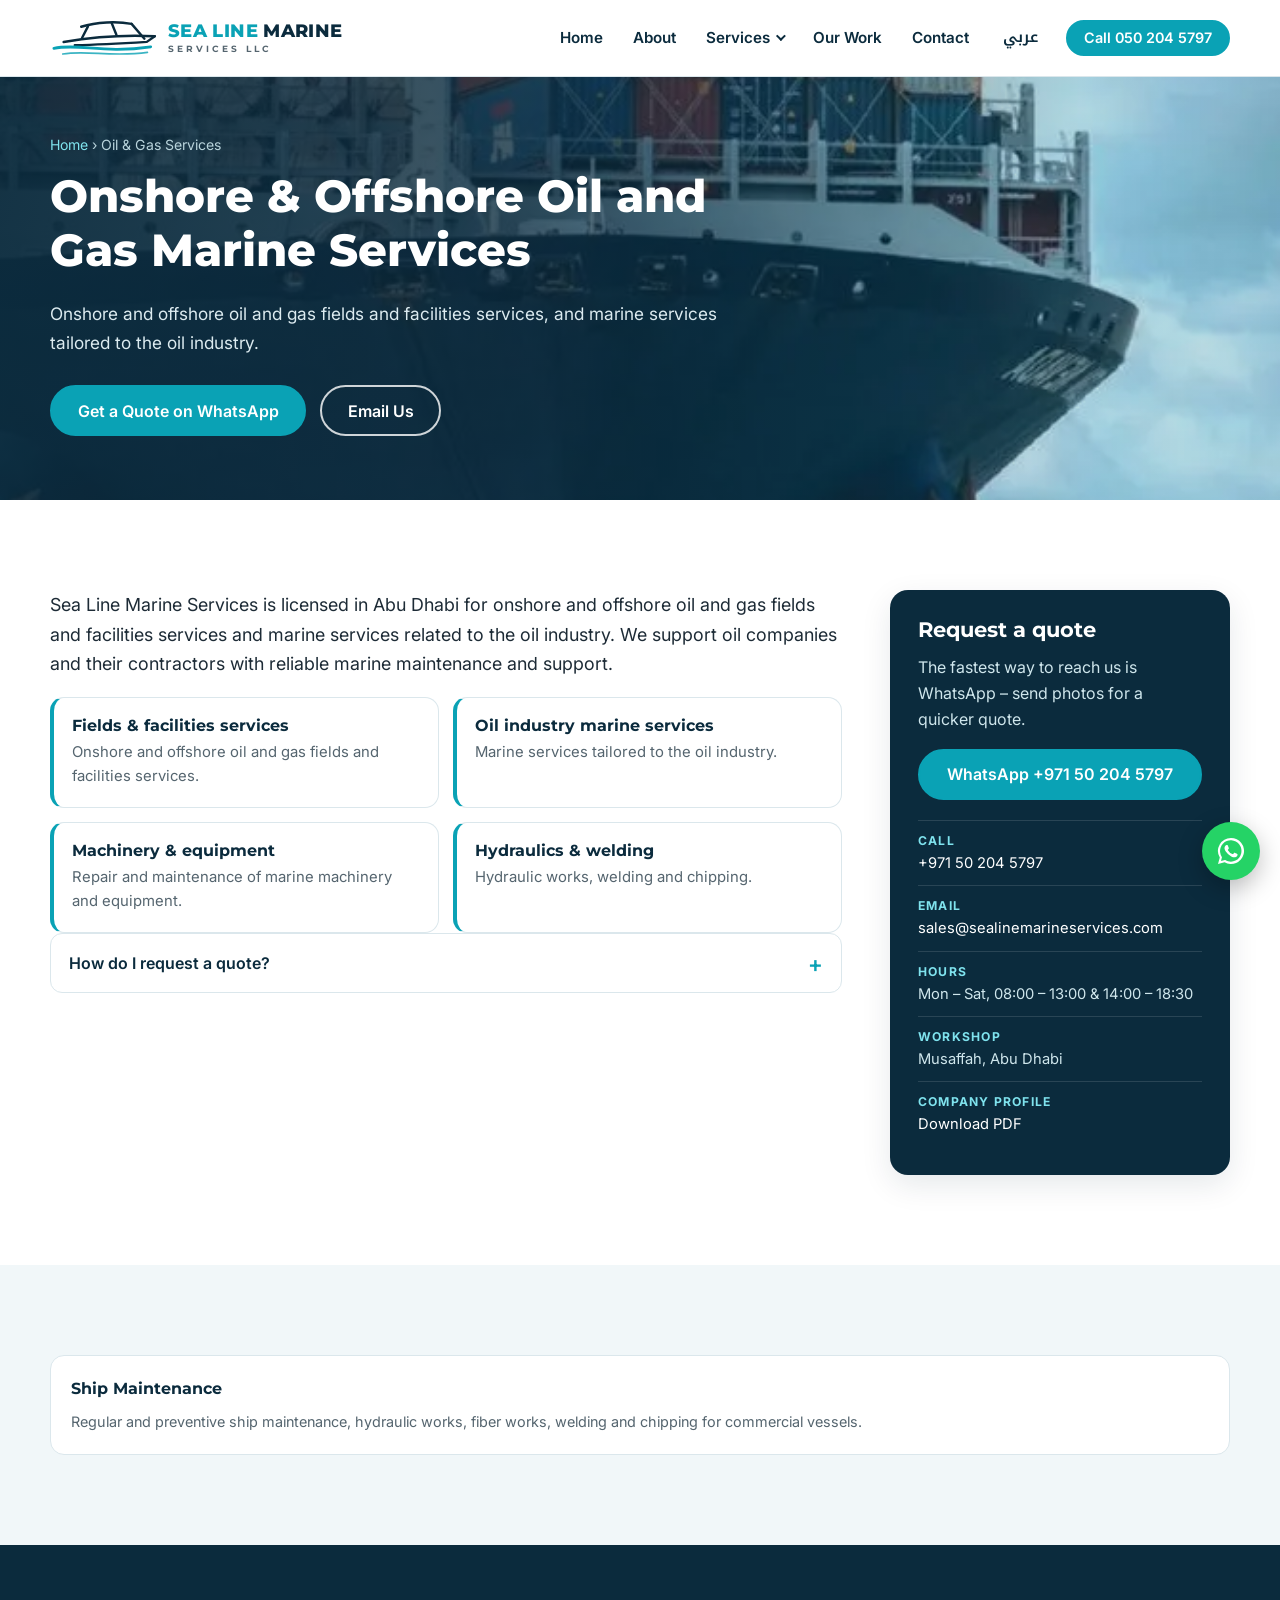
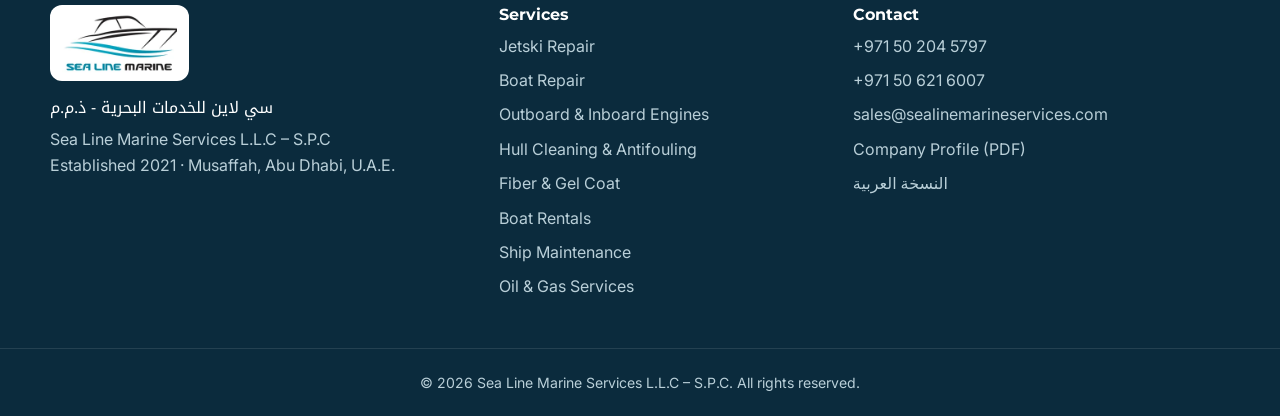
<file: services/oil-gas-marine-services/index.html>
<!doctype html>
<html lang="en">
<head>
  <meta charset="utf-8">
  <meta name="viewport" content="width=device-width, initial-scale=1">
  <title>Onshore &amp; Offshore Oil and Gas Marine Services | Sea Line Marine Services</title>
  <meta name="description" content="Onshore and offshore oil and gas fields and facilities services and marine services for the oil industry – Sea Line Marine Services, Abu Dhabi.">
  <link rel="canonical" href="https://sealinemarineservices.com/services/oil-gas-marine-services/">
  <meta property="og:type" content="website">
  <meta property="og:title" content="Onshore &amp; Offshore Oil and Gas Marine Services">
  <meta property="og:description" content="Onshore and offshore oil and gas fields and facilities services and marine services for the oil industry – Sea Line Marine Services, Abu Dhabi.">
  <meta property="og:url" content="https://sealinemarineservices.com/services/oil-gas-marine-services/">
  <meta property="og:image" content="https://sealinemarineservices.com/assets/img/og-image.jpg?v=2">
  <meta property="og:image:secure_url" content="https://sealinemarineservices.com/assets/img/og-image.jpg?v=2">
  <meta property="og:image:type" content="image/jpeg">
  <meta property="og:image:width" content="1200">
  <meta property="og:image:height" content="630">
  <meta property="og:image:alt" content="Sea Line Marine Services – boat, jetski and marine services in Abu Dhabi">
  <meta name="twitter:card" content="summary_large_image">
  <meta name="twitter:image" content="https://sealinemarineservices.com/assets/img/og-image.jpg?v=2">
  <meta name="theme-color" content="#0b2b3d">
  <link rel="icon" type="image/png" href="/assets/img/favicon.png">
  <link rel="apple-touch-icon" href="/assets/img/apple-touch-icon.png">
  <link rel="preconnect" href="https://fonts.googleapis.com">
  <link rel="preconnect" href="https://fonts.gstatic.com" crossorigin>
  <link href="https://fonts.googleapis.com/css2?family=Montserrat:wght@700;800&family=Inter:wght@400;600&family=Noto+Kufi+Arabic:wght@600&display=swap" rel="stylesheet">
  <link rel="stylesheet" href="/assets/css/style.css?v=16">
  <script type="application/ld+json">[{"@context": "https://schema.org", "@type": "Service", "name": "Onshore & Offshore Oil and Gas Marine Services", "description": "Onshore and offshore oil and gas fields and facilities services and marine services for the oil industry – Sea Line Marine Services, Abu Dhabi.", "url": "https://sealinemarineservices.com/services/oil-gas-marine-services/", "areaServed": "Abu Dhabi, United Arab Emirates", "provider": {"@type": "LocalBusiness", "name": "Sea Line Marine Services L.L.C - S.P.C", "url": "https://sealinemarineservices.com/", "telephone": "+971502045797"}}, {"@context": "https://schema.org", "@type": "BreadcrumbList", "itemListElement": [{"@type": "ListItem", "position": 1, "name": "Home", "item": "https://sealinemarineservices.com/"}, {"@type": "ListItem", "position": 2, "name": "Oil & Gas Services", "item": "https://sealinemarineservices.com/services/oil-gas-marine-services/"}]}, {"@context": "https://schema.org", "@type": "FAQPage", "mainEntity": [{"@type": "Question", "name": "How do I request a quote?", "acceptedAnswer": {"@type": "Answer", "text": "Email sales@sealinemarineservices.com with the scope of work and location, or call +971 50 204 5797."}}]}]</script>
</head>
<body>
<a class="skip" href="#main">Skip to content</a>
<header class="site-header" id="top">
  <div class="container nav">
    <a href="/" class="brand" aria-label="Sea Line Marine Services – home">
      <img src="/assets/img/logo-mark.svg" alt="" width="270" height="100">
      <span class="brand-text"><span class="b1">SEA LINE</span> <span class="b2">MARINE</span><small>SERVICES LLC</small></span>
    </a>
    <button class="nav-toggle" aria-label="Open menu" aria-expanded="false" aria-controls="menu"><span></span><span></span><span></span></button>
    <nav class="menu" id="menu" aria-label="Main">
      <a href="/">Home</a>
      <a href="/#about">About</a>
      <div class="has-sub">
        <button class="sub-toggle" aria-expanded="false" aria-controls="sub-services">Services <span class="caret" aria-hidden="true"></span></button>
        <div class="sub" id="sub-services">
          <div>
            <a class="sub-head" href="/#leisure">Leisure &amp; Watercraft</a>
            <a href="/services/jetski-repair-abu-dhabi/">Jetski Repair &amp; Servicing</a>
            <a href="/services/boat-repair-abu-dhabi/">Boat Repair &amp; Engine Services</a>
            <a href="/services/outboard-engine-repair-abu-dhabi/">Outboard &amp; Inboard Engines</a>
            <a href="/services/fiberglass-gelcoat-repair/">Fiber, Gel Coat &amp; Painting</a>
            <a href="/services/hull-cleaning-antifouling-abu-dhabi/">Hull Cleaning &amp; Antifouling</a>
            <a href="/services/boat-rental-abu-dhabi/">Boat &amp; Excursion Rentals</a>
          </div>
          <div>
            <a class="sub-head" href="/#commercial">Commercial &amp; Oil/Gas</a>
            <a href="/services/ship-maintenance-hydraulic-works/">Ship Maintenance &amp; Hydraulics</a>
            <a href="/services/oil-gas-marine-services/">Oil &amp; Gas Marine Services</a>
            <a href="/assets/docs/Sea-Line-Marine-Company-Profile.pdf" download>Company Profile (PDF)</a>
          </div>
        </div>
      </div>
      <a href="/#work">Our Work</a>
      <a href="/#contact">Contact</a>
      <a href="/ar/" lang="ar" hreflang="ar" class="lang">عربي</a>
      <a href="tel:+971502045797" class="btn btn-sm">Call 050 204 5797</a>
    </nav>
  </div>
</header>

<main id="main">
  <section class="page-hero">
    <img class="hero-bg" src="/assets/img/ship.webp" alt="" fetchpriority="high">
    <div class="hero-shade"></div>
    <div class="container page-hero-inner">
      <nav class="crumbs" aria-label="Breadcrumb"><a href="/">Home</a> <span aria-hidden="true">›</span> <span>Oil &amp; Gas Services</span></nav>
      <h1>Onshore &amp; Offshore Oil and Gas Marine Services</h1>
      <p class="lead">Onshore and offshore oil and gas fields and facilities services, and marine services tailored to the oil industry.</p>
      <div class="hero-cta">
        <a class="btn" href="https://wa.me/971502045797?text=Hello%2C%20I%27d%20like%20to%20discuss%20oil%20%26%20gas%20marine%20services." target="_blank" rel="noopener">Get a Quote on WhatsApp</a>
        <a class="btn btn-outline" href="mailto:sales@sealinemarineservices.com?subject=Oil &amp; Gas Services%20enquiry">Email Us</a>
      </div>
    </div>
  </section>

  <section class="section">
    <div class="container svc-page">
      <div>
        <p class="intro-lg">Sea Line Marine Services is licensed in Abu Dhabi for onshore and offshore oil and gas fields and facilities services and marine services related to the oil industry. We support oil companies and their contractors with reliable marine maintenance and support.</p>
        <h2 class="sub">What we do</h2>
        <ul class="incl">
<li><h3>Fields &amp; facilities services</h3><p>Onshore and offshore oil and gas fields and facilities services.</p></li>
<li><h3>Oil industry marine services</h3><p>Marine services tailored to the oil industry.</p></li>
<li><h3>Machinery &amp; equipment</h3><p>Repair and maintenance of marine machinery and equipment.</p></li>
<li><h3>Hydraulics &amp; welding</h3><p>Hydraulic works, welding and chipping.</p></li>
        </ul>

        <h2 class="sub">Frequently asked questions</h2>
        <div class="faq">
<details><summary>How do I request a quote?</summary><p>Email sales@sealinemarineservices.com with the scope of work and location, or call +971 50 204 5797.</p></details>
        </div>
      </div>
      <aside class="quote-card">
        <h2>Request a quote</h2>
        <p>The fastest way to reach us is WhatsApp – send photos for a quicker quote.</p>
        <a class="btn" href="https://wa.me/971502045797?text=Hello%2C%20I%27d%20like%20to%20discuss%20oil%20%26%20gas%20marine%20services." target="_blank" rel="noopener">WhatsApp +971 50 204 5797</a>
        <ul>
          <li><strong>Call</strong> <a href="tel:+971502045797">+971 50 204 5797</a></li>
          <li><strong>Email</strong> <a href="mailto:sales@sealinemarineservices.com">sales@sealinemarineservices.com</a></li>
          <li><strong>Hours</strong> Mon – Sat, 08:00 – 13:00 &amp; 14:00 – 18:30</li>
          <li><strong>Workshop</strong> Musaffah, Abu Dhabi</li>
          <li><strong>Company profile</strong> <a href="/assets/docs/Sea-Line-Marine-Company-Profile.pdf" download>Download PDF</a></li>
        </ul>
      </aside>
    </div>
  </section>

  <section class="section alt">
    <div class="container">
      <h2 class="sub center">Related services</h2>
      <div class="related">
<a class="rel" href="/services/ship-maintenance-hydraulic-works/"><strong>Ship Maintenance</strong><span>Regular and preventive ship maintenance, hydraulic works, fiber works, welding and chipping for commercial vessels.</span></a>
      </div>
    </div>
  </section>
</main>

<footer class="site-footer">
  <div class="container foot">
    <div>
      <img src="/assets/img/logo-280.webp" alt="Sea Line Marine" class="foot-logo" width="280" height="146" loading="lazy">
      <p class="ar" lang="ar" dir="rtl">سي لاين للخدمات البحرية - ذ.م.م</p>
      <p>Sea Line Marine Services L.L.C – S.P.C<br>Established 2021 · Musaffah, Abu Dhabi, U.A.E.</p>
    </div>
    <div>
      <h4>Services</h4>
      <a href="/services/jetski-repair-abu-dhabi/">Jetski Repair</a><a href="/services/boat-repair-abu-dhabi/">Boat Repair</a><a href="/services/outboard-engine-repair-abu-dhabi/">Outboard &amp; Inboard Engines</a><a href="/services/hull-cleaning-antifouling-abu-dhabi/">Hull Cleaning &amp; Antifouling</a><a href="/services/fiberglass-gelcoat-repair/">Fiber &amp; Gel Coat</a><a href="/services/boat-rental-abu-dhabi/">Boat Rentals</a><a href="/services/ship-maintenance-hydraulic-works/">Ship Maintenance</a><a href="/services/oil-gas-marine-services/">Oil &amp; Gas Services</a>
    </div>
    <div>
      <h4>Contact</h4>
      <a href="tel:+971502045797">+971 50 204 5797</a>
      <a href="tel:+971506216007">+971 50 621 6007</a>
      <a href="mailto:sales@sealinemarineservices.com">sales@sealinemarineservices.com</a>
      <a href="/assets/docs/Sea-Line-Marine-Company-Profile.pdf" download>Company Profile (PDF)</a>
      <a href="/ar/" lang="ar">النسخة العربية</a>
    </div>
  </div>
  <div class="copy">© <span id="yr">2026</span> Sea Line Marine Services L.L.C – S.P.C. All rights reserved.</div>
</footer>
<a class="wa-float" href="https://wa.me/971502045797?text=Hello%2C%20I%20would%20like%20a%20quote%20for%20marine%20services." target="_blank" rel="noopener" aria-label="Chat on WhatsApp">
  <svg viewBox="0 0 32 32" aria-hidden="true"><path d="M16 3a13 13 0 0 0-11.2 19.6L3 29l6.6-1.7A13 13 0 1 0 16 3zm0 23.7c-2 0-4-.6-5.7-1.6l-.4-.2-3.9 1 1-3.8-.3-.4A10.7 10.7 0 1 1 16 26.7zm5.9-8c-.3-.2-1.9-1-2.2-1s-.5-.2-.7.2-.8 1-1 1.2-.4.2-.7 0a8.8 8.8 0 0 1-4.4-3.8c-.3-.6.3-.5.9-1.7.1-.2 0-.4 0-.6l-1-2.4c-.3-.6-.5-.5-.7-.5h-.6a1.2 1.2 0 0 0-.9.4 3.6 3.6 0 0 0-1.1 2.7 6.3 6.3 0 0 0 1.3 3.3 14.4 14.4 0 0 0 5.5 4.9c2 .9 2.8.9 3.9.8a3.3 3.3 0 0 0 2.1-1.5 2.7 2.7 0 0 0 .2-1.5c-.1-.2-.3-.3-.6-.5z"/></svg>
</a>
<script src="/assets/js/main.js?v=16"></script>
</body>
</html>
</file>
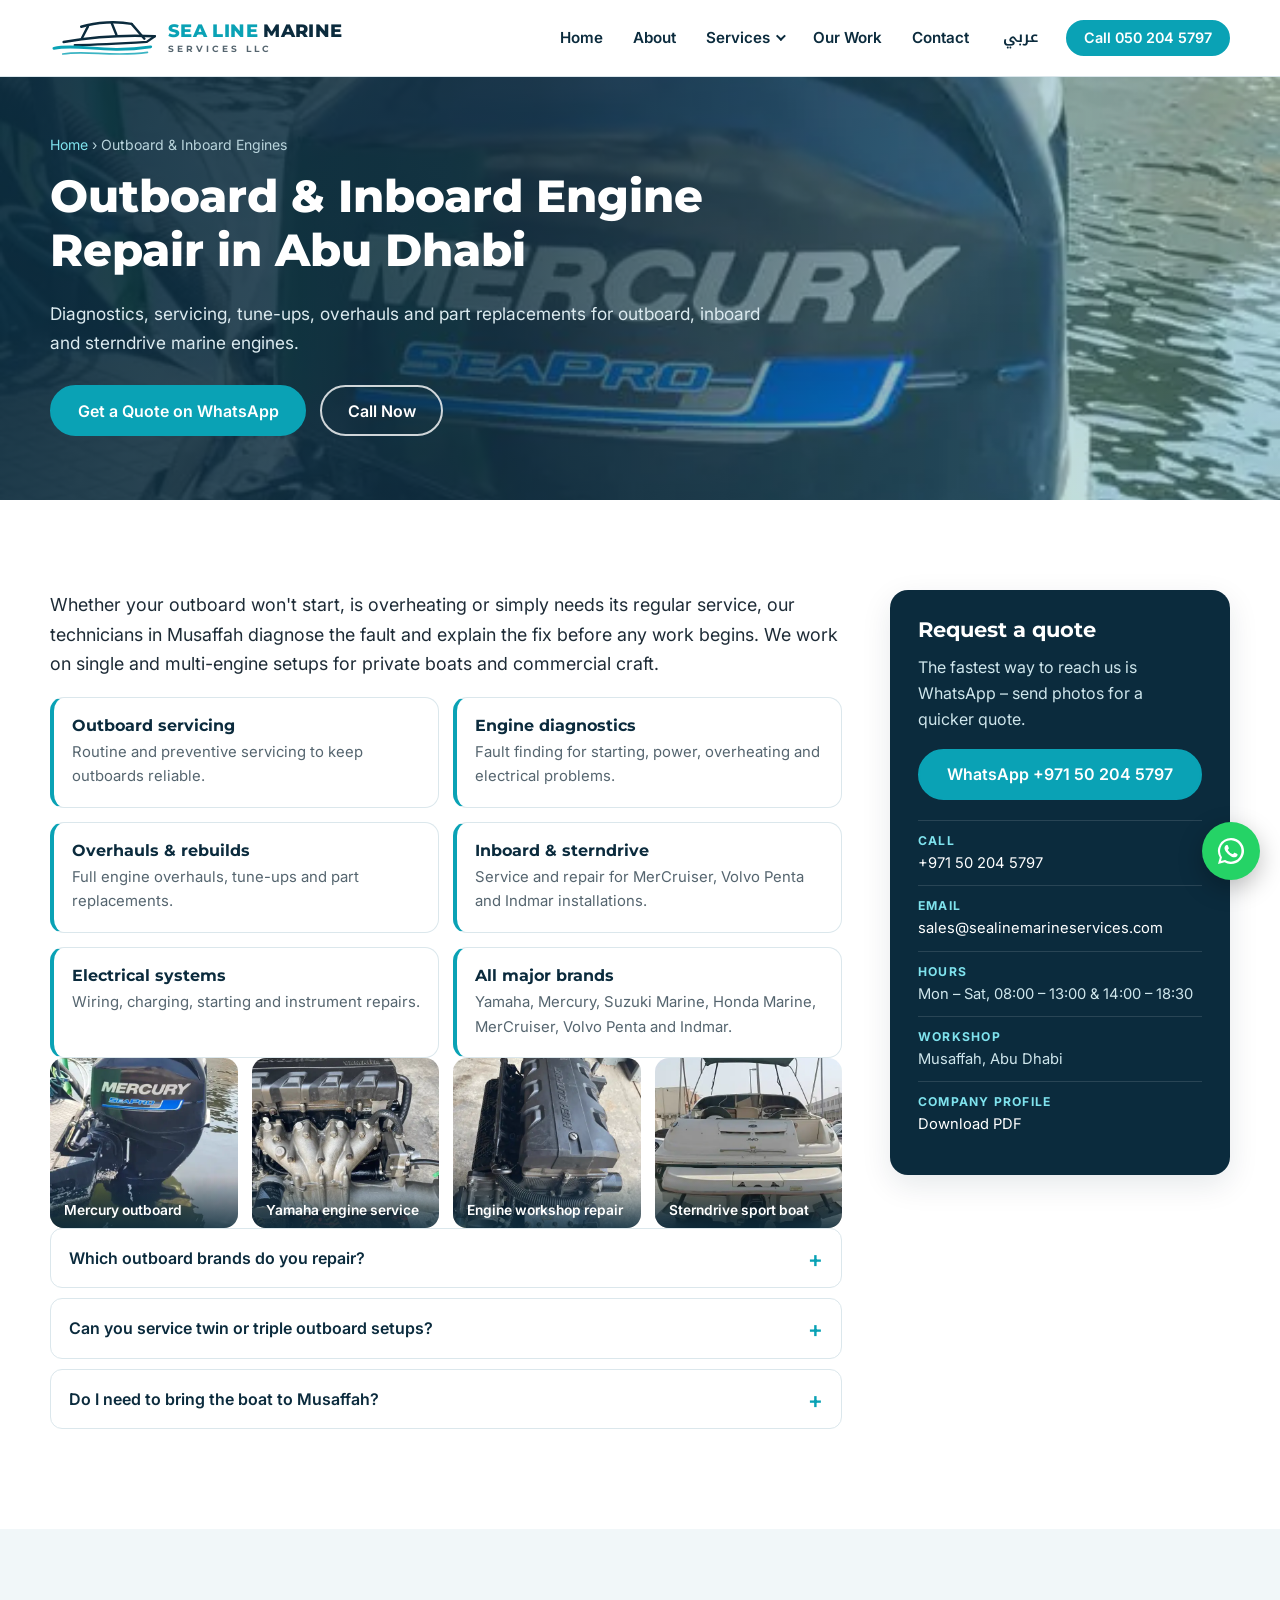
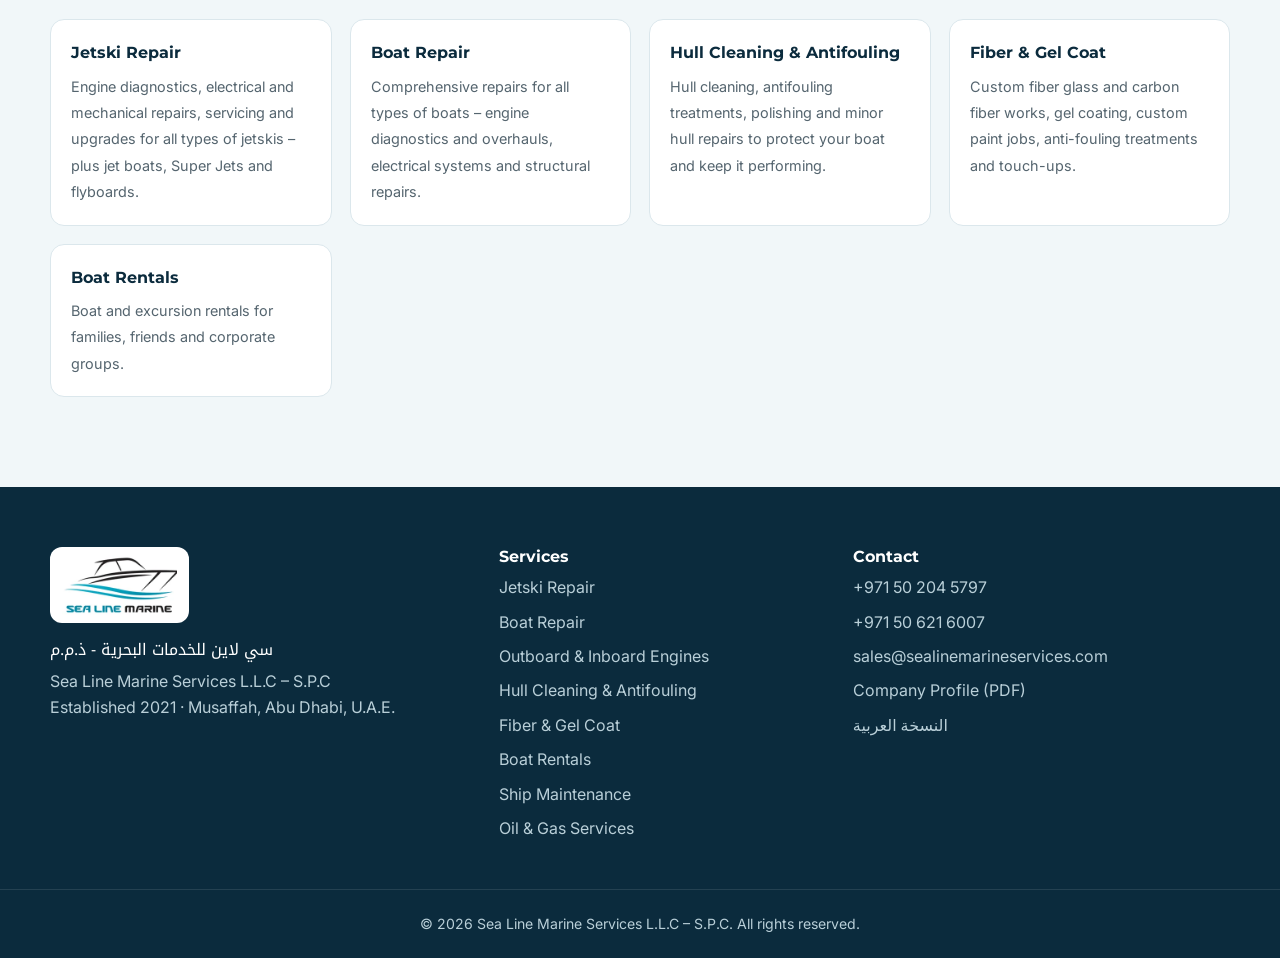
<file: services/outboard-engine-repair-abu-dhabi/index.html>
<!doctype html>
<html lang="en">
<head>
  <meta charset="utf-8">
  <meta name="viewport" content="width=device-width, initial-scale=1">
  <title>Outboard &amp; Inboard Engine Repair in Abu Dhabi | Sea Line Marine Services</title>
  <meta name="description" content="Outboard, inboard and sterndrive engine repair and servicing in Musaffah, Abu Dhabi – Yamaha, Mercury, Suzuki, Honda, MerCruiser, Volvo Penta and Indmar.">
  <link rel="canonical" href="https://sealinemarineservices.com/services/outboard-engine-repair-abu-dhabi/">
  <meta property="og:type" content="website">
  <meta property="og:title" content="Outboard &amp; Inboard Engine Repair in Abu Dhabi">
  <meta property="og:description" content="Outboard, inboard and sterndrive engine repair and servicing in Musaffah, Abu Dhabi – Yamaha, Mercury, Suzuki, Honda, MerCruiser, Volvo Penta and Indmar.">
  <meta property="og:url" content="https://sealinemarineservices.com/services/outboard-engine-repair-abu-dhabi/">
  <meta property="og:image" content="https://sealinemarineservices.com/assets/img/og-image.jpg?v=2">
  <meta property="og:image:secure_url" content="https://sealinemarineservices.com/assets/img/og-image.jpg?v=2">
  <meta property="og:image:type" content="image/jpeg">
  <meta property="og:image:width" content="1200">
  <meta property="og:image:height" content="630">
  <meta property="og:image:alt" content="Sea Line Marine Services – boat, jetski and marine services in Abu Dhabi">
  <meta name="twitter:card" content="summary_large_image">
  <meta name="twitter:image" content="https://sealinemarineservices.com/assets/img/og-image.jpg?v=2">
  <meta name="theme-color" content="#0b2b3d">
  <link rel="icon" type="image/png" href="/assets/img/favicon.png">
  <link rel="apple-touch-icon" href="/assets/img/apple-touch-icon.png">
  <link rel="preconnect" href="https://fonts.googleapis.com">
  <link rel="preconnect" href="https://fonts.gstatic.com" crossorigin>
  <link href="https://fonts.googleapis.com/css2?family=Montserrat:wght@700;800&family=Inter:wght@400;600&family=Noto+Kufi+Arabic:wght@600&display=swap" rel="stylesheet">
  <link rel="stylesheet" href="/assets/css/style.css?v=16">
  <script type="application/ld+json">[{"@context": "https://schema.org", "@type": "Service", "name": "Outboard & Inboard Engine Repair in Abu Dhabi", "description": "Outboard, inboard and sterndrive engine repair and servicing in Musaffah, Abu Dhabi – Yamaha, Mercury, Suzuki, Honda, MerCruiser, Volvo Penta and Indmar.", "url": "https://sealinemarineservices.com/services/outboard-engine-repair-abu-dhabi/", "areaServed": "Abu Dhabi, United Arab Emirates", "provider": {"@type": "LocalBusiness", "name": "Sea Line Marine Services L.L.C - S.P.C", "url": "https://sealinemarineservices.com/", "telephone": "+971502045797"}}, {"@context": "https://schema.org", "@type": "BreadcrumbList", "itemListElement": [{"@type": "ListItem", "position": 1, "name": "Home", "item": "https://sealinemarineservices.com/"}, {"@type": "ListItem", "position": 2, "name": "Outboard & Inboard Engines", "item": "https://sealinemarineservices.com/services/outboard-engine-repair-abu-dhabi/"}]}, {"@context": "https://schema.org", "@type": "FAQPage", "mainEntity": [{"@type": "Question", "name": "Which outboard brands do you repair?", "acceptedAnswer": {"@type": "Answer", "text": "We work on Yamaha, Mercury, Suzuki Marine and Honda Marine outboards, and MerCruiser, Volvo Penta and Indmar inboard and sterndrive engines."}}, {"@type": "Question", "name": "Can you service twin or triple outboard setups?", "acceptedAnswer": {"@type": "Answer", "text": "Yes – we service single and multi-engine boats. Send us the engine models and hours on WhatsApp for a quote."}}, {"@type": "Question", "name": "Do I need to bring the boat to Musaffah?", "acceptedAnswer": {"@type": "Answer", "text": "We inspect at our Musaffah workshop or on site. Tell us where the boat is and we'll advise."}}]}]</script>
</head>
<body>
<a class="skip" href="#main">Skip to content</a>
<header class="site-header" id="top">
  <div class="container nav">
    <a href="/" class="brand" aria-label="Sea Line Marine Services – home">
      <img src="/assets/img/logo-mark.svg" alt="" width="270" height="100">
      <span class="brand-text"><span class="b1">SEA LINE</span> <span class="b2">MARINE</span><small>SERVICES LLC</small></span>
    </a>
    <button class="nav-toggle" aria-label="Open menu" aria-expanded="false" aria-controls="menu"><span></span><span></span><span></span></button>
    <nav class="menu" id="menu" aria-label="Main">
      <a href="/">Home</a>
      <a href="/#about">About</a>
      <div class="has-sub">
        <button class="sub-toggle" aria-expanded="false" aria-controls="sub-services">Services <span class="caret" aria-hidden="true"></span></button>
        <div class="sub" id="sub-services">
          <div>
            <a class="sub-head" href="/#leisure">Leisure &amp; Watercraft</a>
            <a href="/services/jetski-repair-abu-dhabi/">Jetski Repair &amp; Servicing</a>
            <a href="/services/boat-repair-abu-dhabi/">Boat Repair &amp; Engine Services</a>
            <a href="/services/outboard-engine-repair-abu-dhabi/">Outboard &amp; Inboard Engines</a>
            <a href="/services/fiberglass-gelcoat-repair/">Fiber, Gel Coat &amp; Painting</a>
            <a href="/services/hull-cleaning-antifouling-abu-dhabi/">Hull Cleaning &amp; Antifouling</a>
            <a href="/services/boat-rental-abu-dhabi/">Boat &amp; Excursion Rentals</a>
          </div>
          <div>
            <a class="sub-head" href="/#commercial">Commercial &amp; Oil/Gas</a>
            <a href="/services/ship-maintenance-hydraulic-works/">Ship Maintenance &amp; Hydraulics</a>
            <a href="/services/oil-gas-marine-services/">Oil &amp; Gas Marine Services</a>
            <a href="/assets/docs/Sea-Line-Marine-Company-Profile.pdf" download>Company Profile (PDF)</a>
          </div>
        </div>
      </div>
      <a href="/#work">Our Work</a>
      <a href="/#contact">Contact</a>
      <a href="/ar/" lang="ar" hreflang="ar" class="lang">عربي</a>
      <a href="tel:+971502045797" class="btn btn-sm">Call 050 204 5797</a>
    </nav>
  </div>
</header>

<main id="main">
  <section class="page-hero">
    <img class="hero-bg" src="/assets/img/work/mercury-outboard.webp" alt="" fetchpriority="high">
    <div class="hero-shade"></div>
    <div class="container page-hero-inner">
      <nav class="crumbs" aria-label="Breadcrumb"><a href="/">Home</a> <span aria-hidden="true">›</span> <span>Outboard &amp; Inboard Engines</span></nav>
      <h1>Outboard &amp; Inboard Engine Repair in Abu Dhabi</h1>
      <p class="lead">Diagnostics, servicing, tune-ups, overhauls and part replacements for outboard, inboard and sterndrive marine engines.</p>
      <div class="hero-cta">
        <a class="btn" href="https://wa.me/971502045797?text=Hello%2C%20I%20need%20a%20quote%20for%20outboard%20/%20inboard%20engine%20service.%20Engine%20model%3A%20" target="_blank" rel="noopener">Get a Quote on WhatsApp</a>
        <a class="btn btn-outline" href="tel:+971502045797">Call Now</a>
      </div>
    </div>
  </section>

  <section class="section">
    <div class="container svc-page">
      <div>
        <p class="intro-lg">Whether your outboard won&#x27;t start, is overheating or simply needs its regular service, our technicians in Musaffah diagnose the fault and explain the fix before any work begins. We work on single and multi-engine setups for private boats and commercial craft.</p>
        <h2 class="sub">What we do</h2>
        <ul class="incl">
<li><h3>Outboard servicing</h3><p>Routine and preventive servicing to keep outboards reliable.</p></li>
<li><h3>Engine diagnostics</h3><p>Fault finding for starting, power, overheating and electrical problems.</p></li>
<li><h3>Overhauls &amp; rebuilds</h3><p>Full engine overhauls, tune-ups and part replacements.</p></li>
<li><h3>Inboard &amp; sterndrive</h3><p>Service and repair for MerCruiser, Volvo Penta and Indmar installations.</p></li>
<li><h3>Electrical systems</h3><p>Wiring, charging, starting and instrument repairs.</p></li>
<li><h3>All major brands</h3><p>Yamaha, Mercury, Suzuki Marine, Honda Marine, MerCruiser, Volvo Penta and Indmar.</p></li>
        </ul>

      <h2 class="sub">From our workshop</h2>
      <div class="gallery mini"><button class="g" data-full="/assets/img/work/mercury-outboard.webp"><img src="/assets/img/work/mercury-outboard-sm.webp" alt="Mercury outboard" loading="lazy" width="560" height="560"><span>Mercury outboard</span></button>
<button class="g" data-full="/assets/img/work/yamaha-engine.webp"><img src="/assets/img/work/yamaha-engine-sm.webp" alt="Yamaha engine service" loading="lazy" width="560" height="560"><span>Yamaha engine service</span></button>
<button class="g" data-full="/assets/img/work/engine-block.webp"><img src="/assets/img/work/engine-block-sm.webp" alt="Engine workshop repair" loading="lazy" width="560" height="560"><span>Engine workshop repair</span></button>
<button class="g" data-full="/assets/img/work/sterndrive-boat.webp"><img src="/assets/img/work/sterndrive-boat-sm.webp" alt="Sterndrive sport boat" loading="lazy" width="560" height="560"><span>Sterndrive sport boat</span></button></div>
      <dialog class="lightbox" id="lightbox" aria-label="Photo viewer">
        <button class="lb-close" aria-label="Close">×</button>
        <button class="lb-nav lb-prev" aria-label="Previous photo">‹</button>
        <figure><img alt=""><figcaption></figcaption></figure>
        <button class="lb-nav lb-next" aria-label="Next photo">›</button>
      </dialog>
        <h2 class="sub">Frequently asked questions</h2>
        <div class="faq">
<details><summary>Which outboard brands do you repair?</summary><p>We work on Yamaha, Mercury, Suzuki Marine and Honda Marine outboards, and MerCruiser, Volvo Penta and Indmar inboard and sterndrive engines.</p></details>
<details><summary>Can you service twin or triple outboard setups?</summary><p>Yes – we service single and multi-engine boats. Send us the engine models and hours on WhatsApp for a quote.</p></details>
<details><summary>Do I need to bring the boat to Musaffah?</summary><p>We inspect at our Musaffah workshop or on site. Tell us where the boat is and we&#x27;ll advise.</p></details>
        </div>
      </div>
      <aside class="quote-card">
        <h2>Request a quote</h2>
        <p>The fastest way to reach us is WhatsApp – send photos for a quicker quote.</p>
        <a class="btn" href="https://wa.me/971502045797?text=Hello%2C%20I%20need%20a%20quote%20for%20outboard%20/%20inboard%20engine%20service.%20Engine%20model%3A%20" target="_blank" rel="noopener">WhatsApp +971 50 204 5797</a>
        <ul>
          <li><strong>Call</strong> <a href="tel:+971502045797">+971 50 204 5797</a></li>
          <li><strong>Email</strong> <a href="mailto:sales@sealinemarineservices.com">sales@sealinemarineservices.com</a></li>
          <li><strong>Hours</strong> Mon – Sat, 08:00 – 13:00 &amp; 14:00 – 18:30</li>
          <li><strong>Workshop</strong> Musaffah, Abu Dhabi</li>
          <li><strong>Company profile</strong> <a href="/assets/docs/Sea-Line-Marine-Company-Profile.pdf" download>Download PDF</a></li>
        </ul>
      </aside>
    </div>
  </section>

  <section class="section alt">
    <div class="container">
      <h2 class="sub center">Related services</h2>
      <div class="related">
<a class="rel" href="/services/jetski-repair-abu-dhabi/"><strong>Jetski Repair</strong><span>Engine diagnostics, electrical and mechanical repairs, servicing and upgrades for all types of jetskis – plus jet boats, Super Jets and flyboards.</span></a>
<a class="rel" href="/services/boat-repair-abu-dhabi/"><strong>Boat Repair</strong><span>Comprehensive repairs for all types of boats – engine diagnostics and overhauls, electrical systems and structural repairs.</span></a>
<a class="rel" href="/services/hull-cleaning-antifouling-abu-dhabi/"><strong>Hull Cleaning &amp; Antifouling</strong><span>Hull cleaning, antifouling treatments, polishing and minor hull repairs to protect your boat and keep it performing.</span></a>
<a class="rel" href="/services/fiberglass-gelcoat-repair/"><strong>Fiber &amp; Gel Coat</strong><span>Custom fiber glass and carbon fiber works, gel coating, custom paint jobs, anti-fouling treatments and touch-ups.</span></a>
<a class="rel" href="/services/boat-rental-abu-dhabi/"><strong>Boat Rentals</strong><span>Boat and excursion rentals for families, friends and corporate groups.</span></a>
      </div>
    </div>
  </section>
</main>

<footer class="site-footer">
  <div class="container foot">
    <div>
      <img src="/assets/img/logo-280.webp" alt="Sea Line Marine" class="foot-logo" width="280" height="146" loading="lazy">
      <p class="ar" lang="ar" dir="rtl">سي لاين للخدمات البحرية - ذ.م.م</p>
      <p>Sea Line Marine Services L.L.C – S.P.C<br>Established 2021 · Musaffah, Abu Dhabi, U.A.E.</p>
    </div>
    <div>
      <h4>Services</h4>
      <a href="/services/jetski-repair-abu-dhabi/">Jetski Repair</a><a href="/services/boat-repair-abu-dhabi/">Boat Repair</a><a href="/services/outboard-engine-repair-abu-dhabi/">Outboard &amp; Inboard Engines</a><a href="/services/hull-cleaning-antifouling-abu-dhabi/">Hull Cleaning &amp; Antifouling</a><a href="/services/fiberglass-gelcoat-repair/">Fiber &amp; Gel Coat</a><a href="/services/boat-rental-abu-dhabi/">Boat Rentals</a><a href="/services/ship-maintenance-hydraulic-works/">Ship Maintenance</a><a href="/services/oil-gas-marine-services/">Oil &amp; Gas Services</a>
    </div>
    <div>
      <h4>Contact</h4>
      <a href="tel:+971502045797">+971 50 204 5797</a>
      <a href="tel:+971506216007">+971 50 621 6007</a>
      <a href="mailto:sales@sealinemarineservices.com">sales@sealinemarineservices.com</a>
      <a href="/assets/docs/Sea-Line-Marine-Company-Profile.pdf" download>Company Profile (PDF)</a>
      <a href="/ar/" lang="ar">النسخة العربية</a>
    </div>
  </div>
  <div class="copy">© <span id="yr">2026</span> Sea Line Marine Services L.L.C – S.P.C. All rights reserved.</div>
</footer>
<a class="wa-float" href="https://wa.me/971502045797?text=Hello%2C%20I%20would%20like%20a%20quote%20for%20marine%20services." target="_blank" rel="noopener" aria-label="Chat on WhatsApp">
  <svg viewBox="0 0 32 32" aria-hidden="true"><path d="M16 3a13 13 0 0 0-11.2 19.6L3 29l6.6-1.7A13 13 0 1 0 16 3zm0 23.7c-2 0-4-.6-5.7-1.6l-.4-.2-3.9 1 1-3.8-.3-.4A10.7 10.7 0 1 1 16 26.7zm5.9-8c-.3-.2-1.9-1-2.2-1s-.5-.2-.7.2-.8 1-1 1.2-.4.2-.7 0a8.8 8.8 0 0 1-4.4-3.8c-.3-.6.3-.5.9-1.7.1-.2 0-.4 0-.6l-1-2.4c-.3-.6-.5-.5-.7-.5h-.6a1.2 1.2 0 0 0-.9.4 3.6 3.6 0 0 0-1.1 2.7 6.3 6.3 0 0 0 1.3 3.3 14.4 14.4 0 0 0 5.5 4.9c2 .9 2.8.9 3.9.8a3.3 3.3 0 0 0 2.1-1.5 2.7 2.7 0 0 0 .2-1.5c-.1-.2-.3-.3-.6-.5z"/></svg>
</a>
<script src="/assets/js/main.js?v=16"></script>
</body>
</html>
</file>
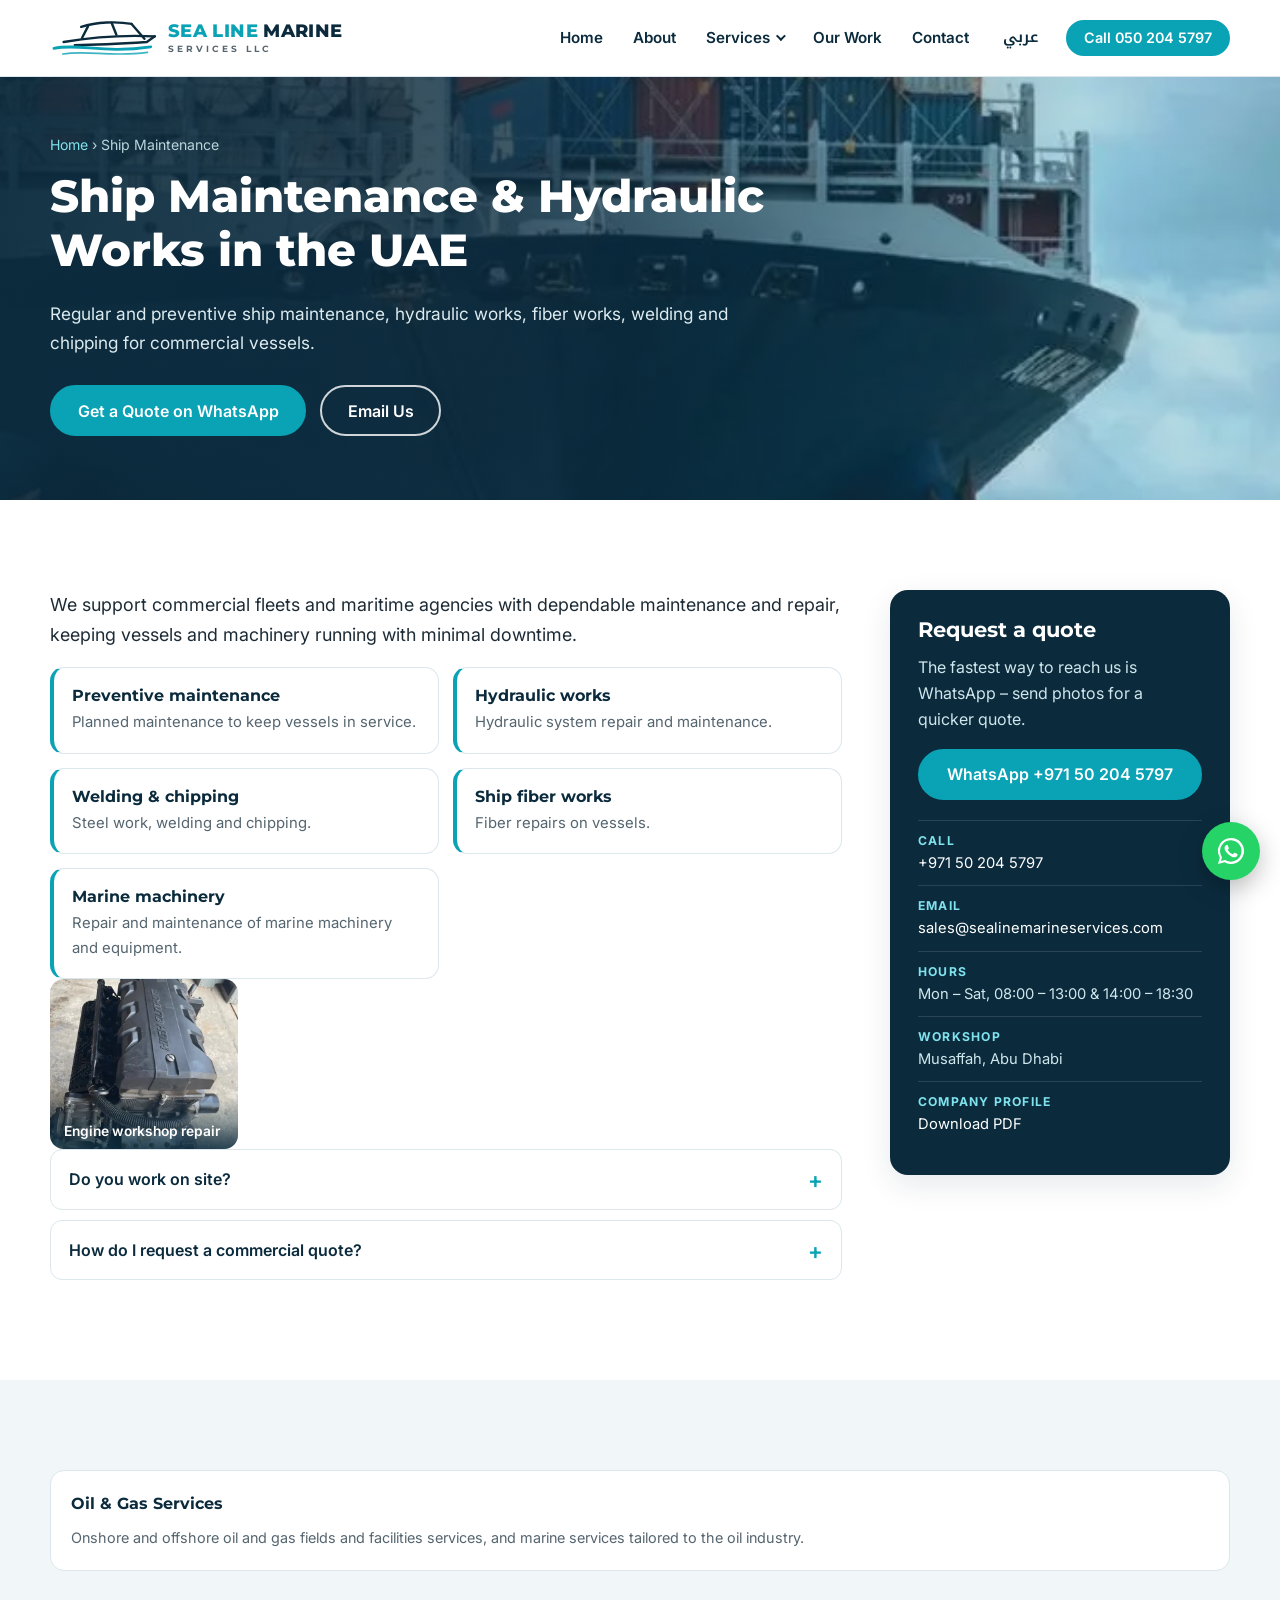
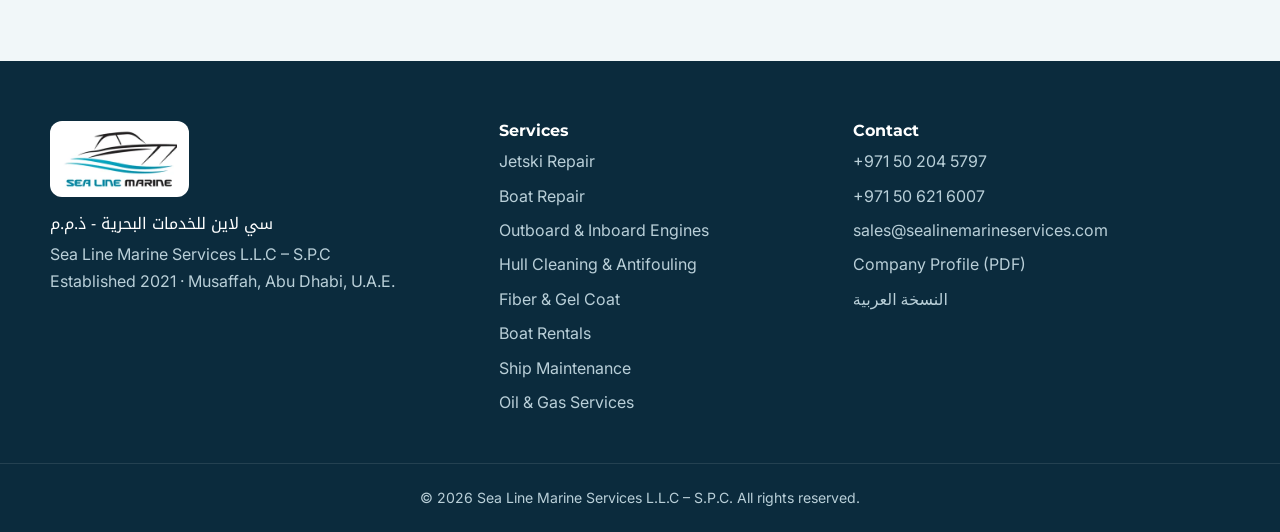
<file: services/ship-maintenance-hydraulic-works/index.html>
<!doctype html>
<html lang="en">
<head>
  <meta charset="utf-8">
  <meta name="viewport" content="width=device-width, initial-scale=1">
  <title>Ship Maintenance &amp; Hydraulic Works in the UAE | Sea Line Marine Services</title>
  <meta name="description" content="Ship maintenance, hydraulic works, welding, chipping and marine machinery repair for commercial fleets and maritime agencies in Abu Dhabi, UAE.">
  <link rel="canonical" href="https://sealinemarineservices.com/services/ship-maintenance-hydraulic-works/">
  <meta property="og:type" content="website">
  <meta property="og:title" content="Ship Maintenance &amp; Hydraulic Works in the UAE">
  <meta property="og:description" content="Ship maintenance, hydraulic works, welding, chipping and marine machinery repair for commercial fleets and maritime agencies in Abu Dhabi, UAE.">
  <meta property="og:url" content="https://sealinemarineservices.com/services/ship-maintenance-hydraulic-works/">
  <meta property="og:image" content="https://sealinemarineservices.com/assets/img/og-image.jpg?v=2">
  <meta property="og:image:secure_url" content="https://sealinemarineservices.com/assets/img/og-image.jpg?v=2">
  <meta property="og:image:type" content="image/jpeg">
  <meta property="og:image:width" content="1200">
  <meta property="og:image:height" content="630">
  <meta property="og:image:alt" content="Sea Line Marine Services – boat, jetski and marine services in Abu Dhabi">
  <meta name="twitter:card" content="summary_large_image">
  <meta name="twitter:image" content="https://sealinemarineservices.com/assets/img/og-image.jpg?v=2">
  <meta name="theme-color" content="#0b2b3d">
  <link rel="icon" type="image/png" href="/assets/img/favicon.png">
  <link rel="apple-touch-icon" href="/assets/img/apple-touch-icon.png">
  <link rel="preconnect" href="https://fonts.googleapis.com">
  <link rel="preconnect" href="https://fonts.gstatic.com" crossorigin>
  <link href="https://fonts.googleapis.com/css2?family=Montserrat:wght@700;800&family=Inter:wght@400;600&family=Noto+Kufi+Arabic:wght@600&display=swap" rel="stylesheet">
  <link rel="stylesheet" href="/assets/css/style.css?v=16">
  <script type="application/ld+json">[{"@context": "https://schema.org", "@type": "Service", "name": "Ship Maintenance & Hydraulic Works in the UAE", "description": "Ship maintenance, hydraulic works, welding, chipping and marine machinery repair for commercial fleets and maritime agencies in Abu Dhabi, UAE.", "url": "https://sealinemarineservices.com/services/ship-maintenance-hydraulic-works/", "areaServed": "Abu Dhabi, United Arab Emirates", "provider": {"@type": "LocalBusiness", "name": "Sea Line Marine Services L.L.C - S.P.C", "url": "https://sealinemarineservices.com/", "telephone": "+971502045797"}}, {"@context": "https://schema.org", "@type": "BreadcrumbList", "itemListElement": [{"@type": "ListItem", "position": 1, "name": "Home", "item": "https://sealinemarineservices.com/"}, {"@type": "ListItem", "position": 2, "name": "Ship Maintenance", "item": "https://sealinemarineservices.com/services/ship-maintenance-hydraulic-works/"}]}, {"@context": "https://schema.org", "@type": "FAQPage", "mainEntity": [{"@type": "Question", "name": "Do you work on site?", "acceptedAnswer": {"@type": "Answer", "text": "Yes – contact us with the vessel's location and scope of work and we'll arrange an inspection."}}, {"@type": "Question", "name": "How do I request a commercial quote?", "acceptedAnswer": {"@type": "Answer", "text": "Email sales@sealinemarineservices.com with the vessel details and scope, or call +971 50 204 5797."}}]}]</script>
</head>
<body>
<a class="skip" href="#main">Skip to content</a>
<header class="site-header" id="top">
  <div class="container nav">
    <a href="/" class="brand" aria-label="Sea Line Marine Services – home">
      <img src="/assets/img/logo-mark.svg" alt="" width="270" height="100">
      <span class="brand-text"><span class="b1">SEA LINE</span> <span class="b2">MARINE</span><small>SERVICES LLC</small></span>
    </a>
    <button class="nav-toggle" aria-label="Open menu" aria-expanded="false" aria-controls="menu"><span></span><span></span><span></span></button>
    <nav class="menu" id="menu" aria-label="Main">
      <a href="/">Home</a>
      <a href="/#about">About</a>
      <div class="has-sub">
        <button class="sub-toggle" aria-expanded="false" aria-controls="sub-services">Services <span class="caret" aria-hidden="true"></span></button>
        <div class="sub" id="sub-services">
          <div>
            <a class="sub-head" href="/#leisure">Leisure &amp; Watercraft</a>
            <a href="/services/jetski-repair-abu-dhabi/">Jetski Repair &amp; Servicing</a>
            <a href="/services/boat-repair-abu-dhabi/">Boat Repair &amp; Engine Services</a>
            <a href="/services/outboard-engine-repair-abu-dhabi/">Outboard &amp; Inboard Engines</a>
            <a href="/services/fiberglass-gelcoat-repair/">Fiber, Gel Coat &amp; Painting</a>
            <a href="/services/hull-cleaning-antifouling-abu-dhabi/">Hull Cleaning &amp; Antifouling</a>
            <a href="/services/boat-rental-abu-dhabi/">Boat &amp; Excursion Rentals</a>
          </div>
          <div>
            <a class="sub-head" href="/#commercial">Commercial &amp; Oil/Gas</a>
            <a href="/services/ship-maintenance-hydraulic-works/">Ship Maintenance &amp; Hydraulics</a>
            <a href="/services/oil-gas-marine-services/">Oil &amp; Gas Marine Services</a>
            <a href="/assets/docs/Sea-Line-Marine-Company-Profile.pdf" download>Company Profile (PDF)</a>
          </div>
        </div>
      </div>
      <a href="/#work">Our Work</a>
      <a href="/#contact">Contact</a>
      <a href="/ar/" lang="ar" hreflang="ar" class="lang">عربي</a>
      <a href="tel:+971502045797" class="btn btn-sm">Call 050 204 5797</a>
    </nav>
  </div>
</header>

<main id="main">
  <section class="page-hero">
    <img class="hero-bg" src="/assets/img/ship.webp" alt="" fetchpriority="high">
    <div class="hero-shade"></div>
    <div class="container page-hero-inner">
      <nav class="crumbs" aria-label="Breadcrumb"><a href="/">Home</a> <span aria-hidden="true">›</span> <span>Ship Maintenance</span></nav>
      <h1>Ship Maintenance &amp; Hydraulic Works in the UAE</h1>
      <p class="lead">Regular and preventive ship maintenance, hydraulic works, fiber works, welding and chipping for commercial vessels.</p>
      <div class="hero-cta">
        <a class="btn" href="https://wa.me/971502045797?text=Hello%2C%20I%27d%20like%20a%20quote%20for%20ship%20maintenance%20/%20hydraulic%20works." target="_blank" rel="noopener">Get a Quote on WhatsApp</a>
        <a class="btn btn-outline" href="mailto:sales@sealinemarineservices.com?subject=Ship Maintenance%20enquiry">Email Us</a>
      </div>
    </div>
  </section>

  <section class="section">
    <div class="container svc-page">
      <div>
        <p class="intro-lg">We support commercial fleets and maritime agencies with dependable maintenance and repair, keeping vessels and machinery running with minimal downtime.</p>
        <h2 class="sub">What we do</h2>
        <ul class="incl">
<li><h3>Preventive maintenance</h3><p>Planned maintenance to keep vessels in service.</p></li>
<li><h3>Hydraulic works</h3><p>Hydraulic system repair and maintenance.</p></li>
<li><h3>Welding &amp; chipping</h3><p>Steel work, welding and chipping.</p></li>
<li><h3>Ship fiber works</h3><p>Fiber repairs on vessels.</p></li>
<li><h3>Marine machinery</h3><p>Repair and maintenance of marine machinery and equipment.</p></li>
        </ul>

      <h2 class="sub">From our workshop</h2>
      <div class="gallery mini"><button class="g" data-full="/assets/img/work/engine-block.webp"><img src="/assets/img/work/engine-block-sm.webp" alt="Engine workshop repair" loading="lazy" width="560" height="560"><span>Engine workshop repair</span></button></div>
      <dialog class="lightbox" id="lightbox" aria-label="Photo viewer">
        <button class="lb-close" aria-label="Close">×</button>
        <button class="lb-nav lb-prev" aria-label="Previous photo">‹</button>
        <figure><img alt=""><figcaption></figcaption></figure>
        <button class="lb-nav lb-next" aria-label="Next photo">›</button>
      </dialog>
        <h2 class="sub">Frequently asked questions</h2>
        <div class="faq">
<details><summary>Do you work on site?</summary><p>Yes – contact us with the vessel&#x27;s location and scope of work and we&#x27;ll arrange an inspection.</p></details>
<details><summary>How do I request a commercial quote?</summary><p>Email sales@sealinemarineservices.com with the vessel details and scope, or call +971 50 204 5797.</p></details>
        </div>
      </div>
      <aside class="quote-card">
        <h2>Request a quote</h2>
        <p>The fastest way to reach us is WhatsApp – send photos for a quicker quote.</p>
        <a class="btn" href="https://wa.me/971502045797?text=Hello%2C%20I%27d%20like%20a%20quote%20for%20ship%20maintenance%20/%20hydraulic%20works." target="_blank" rel="noopener">WhatsApp +971 50 204 5797</a>
        <ul>
          <li><strong>Call</strong> <a href="tel:+971502045797">+971 50 204 5797</a></li>
          <li><strong>Email</strong> <a href="mailto:sales@sealinemarineservices.com">sales@sealinemarineservices.com</a></li>
          <li><strong>Hours</strong> Mon – Sat, 08:00 – 13:00 &amp; 14:00 – 18:30</li>
          <li><strong>Workshop</strong> Musaffah, Abu Dhabi</li>
          <li><strong>Company profile</strong> <a href="/assets/docs/Sea-Line-Marine-Company-Profile.pdf" download>Download PDF</a></li>
        </ul>
      </aside>
    </div>
  </section>

  <section class="section alt">
    <div class="container">
      <h2 class="sub center">Related services</h2>
      <div class="related">
<a class="rel" href="/services/oil-gas-marine-services/"><strong>Oil &amp; Gas Services</strong><span>Onshore and offshore oil and gas fields and facilities services, and marine services tailored to the oil industry.</span></a>
      </div>
    </div>
  </section>
</main>

<footer class="site-footer">
  <div class="container foot">
    <div>
      <img src="/assets/img/logo-280.webp" alt="Sea Line Marine" class="foot-logo" width="280" height="146" loading="lazy">
      <p class="ar" lang="ar" dir="rtl">سي لاين للخدمات البحرية - ذ.م.م</p>
      <p>Sea Line Marine Services L.L.C – S.P.C<br>Established 2021 · Musaffah, Abu Dhabi, U.A.E.</p>
    </div>
    <div>
      <h4>Services</h4>
      <a href="/services/jetski-repair-abu-dhabi/">Jetski Repair</a><a href="/services/boat-repair-abu-dhabi/">Boat Repair</a><a href="/services/outboard-engine-repair-abu-dhabi/">Outboard &amp; Inboard Engines</a><a href="/services/hull-cleaning-antifouling-abu-dhabi/">Hull Cleaning &amp; Antifouling</a><a href="/services/fiberglass-gelcoat-repair/">Fiber &amp; Gel Coat</a><a href="/services/boat-rental-abu-dhabi/">Boat Rentals</a><a href="/services/ship-maintenance-hydraulic-works/">Ship Maintenance</a><a href="/services/oil-gas-marine-services/">Oil &amp; Gas Services</a>
    </div>
    <div>
      <h4>Contact</h4>
      <a href="tel:+971502045797">+971 50 204 5797</a>
      <a href="tel:+971506216007">+971 50 621 6007</a>
      <a href="mailto:sales@sealinemarineservices.com">sales@sealinemarineservices.com</a>
      <a href="/assets/docs/Sea-Line-Marine-Company-Profile.pdf" download>Company Profile (PDF)</a>
      <a href="/ar/" lang="ar">النسخة العربية</a>
    </div>
  </div>
  <div class="copy">© <span id="yr">2026</span> Sea Line Marine Services L.L.C – S.P.C. All rights reserved.</div>
</footer>
<a class="wa-float" href="https://wa.me/971502045797?text=Hello%2C%20I%20would%20like%20a%20quote%20for%20marine%20services." target="_blank" rel="noopener" aria-label="Chat on WhatsApp">
  <svg viewBox="0 0 32 32" aria-hidden="true"><path d="M16 3a13 13 0 0 0-11.2 19.6L3 29l6.6-1.7A13 13 0 1 0 16 3zm0 23.7c-2 0-4-.6-5.7-1.6l-.4-.2-3.9 1 1-3.8-.3-.4A10.7 10.7 0 1 1 16 26.7zm5.9-8c-.3-.2-1.9-1-2.2-1s-.5-.2-.7.2-.8 1-1 1.2-.4.2-.7 0a8.8 8.8 0 0 1-4.4-3.8c-.3-.6.3-.5.9-1.7.1-.2 0-.4 0-.6l-1-2.4c-.3-.6-.5-.5-.7-.5h-.6a1.2 1.2 0 0 0-.9.4 3.6 3.6 0 0 0-1.1 2.7 6.3 6.3 0 0 0 1.3 3.3 14.4 14.4 0 0 0 5.5 4.9c2 .9 2.8.9 3.9.8a3.3 3.3 0 0 0 2.1-1.5 2.7 2.7 0 0 0 .2-1.5c-.1-.2-.3-.3-.6-.5z"/></svg>
</a>
<script src="/assets/js/main.js?v=16"></script>
</body>
</html>
</file>
<file: assets/css/style.css>
:root {
  --teal: #0aa2b5;
  --teal-dark: #07798a;
  --teal-light: #7fe3ee;
  --navy: #0b2b3d;
  --ink: #1d2b36;
  --muted: #55656f;
  --bg: #ffffff;
  --bg-alt: #f1f7f9;
  --line: #dbe7ec;
  --radius: 18px;
  --shadow: 0 10px 30px rgba(11, 43, 61, .10);
}

* { box-sizing: border-box; }
html { scroll-behavior: smooth; scroll-padding-top: 84px; }
body { margin: 0; font-family: Inter, system-ui, -apple-system, "Segoe UI", sans-serif; color: var(--ink); background: var(--bg); line-height: 1.65; }
img { max-width: 100%; display: block; }
a { color: var(--teal-dark); }
h1, h2, h3, h4 { font-family: Montserrat, system-ui, sans-serif; font-weight: 700; line-height: 1.2; margin: 0 0 .5em; color: var(--navy); }
h2 { font-size: clamp(1.6rem, 3vw, 2.3rem); }
h3 { font-size: 1.08rem; }
p { margin: 0 0 1em; }
ul, ol { margin: 0; padding: 0; list-style: none; }
.container { width: min(1180px, 100% - 32px); margin-inline: auto; }
.ar { font-family: "Noto Kufi Arabic", sans-serif; }

/* Accessibility */
:focus-visible { outline: 3px solid var(--teal); outline-offset: 3px; border-radius: 6px; }
.skip { position: absolute; left: 16px; top: -60px; background: var(--navy); color: #fff; padding: 10px 16px; border-radius: 8px; z-index: 100; }
.skip:focus { top: 12px; }

/* Buttons */
.btn { display: inline-block; background: var(--teal); color: #fff; padding: .85em 1.6em; border-radius: 999px; text-decoration: none; border: 2px solid var(--teal); cursor: pointer; font: 600 1rem Inter, system-ui, sans-serif; transition: background .2s, transform .2s; }
.btn:hover { background: var(--teal-dark); border-color: var(--teal-dark); transform: translateY(-1px); }
.btn-sm { padding: .5em 1.1em; font-size: .9rem; }
.btn-ghost { background: transparent; border-color: rgba(255,255,255,.8); }
.btn-ghost:hover { background: rgba(255,255,255,.15); border-color: #fff; }
.btn-outline { background: transparent; color: var(--teal-dark); }
.btn-outline:hover { color: #fff; }

/* Header */
.site-header { position: sticky; top: 0; z-index: 50; background: rgba(255,255,255,.97); backdrop-filter: blur(8px); border-bottom: 1px solid var(--line); }
.nav { display: flex; align-items: center; justify-content: space-between; height: 76px; }
.brand { display: flex; align-items: center; gap: 10px; text-decoration: none; }
.brand img { height: 42px; width: auto; }
.brand-text { font-family: Montserrat, sans-serif; font-weight: 800; font-size: 1.2rem; letter-spacing: .02em; line-height: 1.05; }
.brand-text .b1 { color: var(--teal); }
.brand-text .b2 { color: var(--navy); }
.brand-text small { display: block; font-size: .58rem; letter-spacing: .32em; color: var(--muted); font-weight: 700; margin-top: 3px; }
.menu { display: flex; align-items: center; gap: 26px; }
.menu a:not(.btn) { color: var(--navy); text-decoration: none; font-weight: 600; font-size: .95rem; }
.menu a:not(.btn):hover { color: var(--teal); }
.nav-toggle { display: none; background: none; border: 0; padding: 8px; cursor: pointer; }
.nav-toggle span { display: block; width: 24px; height: 2px; background: var(--navy); margin: 5px 0; }

/* Hero */
.hero { position: relative; min-height: min(84vh, 720px); display: flex; align-items: center; color: #fff; overflow: hidden; background: var(--navy); }
.hero-bg { position: absolute; inset: 0; width: 100%; height: 100%; object-fit: cover; object-position: center 35%; }
.hero-shade { position: absolute; inset: 0; background: linear-gradient(100deg, rgba(11,43,61,.94) 0%, rgba(11,43,61,.78) 40%, rgba(7,121,138,.25) 80%); }
.hero-inner { position: relative; padding: 80px 0 110px; }
.hero-inner > * { max-width: 660px; }
.hero h1 { color: #fff; font-size: clamp(2rem, 4.4vw, 3.3rem); font-weight: 800; }
.hero .lead { font-size: 1.12rem; color: #dcebf0; }
.hero .ar { font-size: 1.1rem; color: var(--teal-light); margin-bottom: .6em; text-align: left; }
.hero-cta { display: flex; gap: 14px; flex-wrap: wrap; margin-top: 28px; }
.hero-facts { display: flex; flex-wrap: wrap; gap: 10px 26px; margin-top: 30px; font-size: .92rem; color: #cfe6ec; }
.hero-facts li { position: relative; padding-left: 20px; }
.hero-facts li::before { content: ""; position: absolute; left: 0; top: .5em; width: 9px; height: 9px; border-radius: 50%; background: var(--teal); }

/* Two paths */
.paths { margin-top: -70px; position: relative; z-index: 2; }
.paths-grid { display: grid; grid-template-columns: 1fr 1fr; gap: 24px; }
.path { display: grid; grid-template-columns: 38% 1fr; background: #fff; border-radius: var(--radius); overflow: hidden; box-shadow: 0 18px 40px rgba(11,43,61,.16); text-decoration: none; color: var(--ink); transition: transform .25s, box-shadow .25s; }
.path:hover { transform: translateY(-4px); box-shadow: 0 24px 50px rgba(11,43,61,.22); }
.path img { width: 100%; height: 100%; object-fit: cover; }
.path > div { padding: 26px 26px 24px; }
.path h2 { font-size: 1.35rem; }
.path p:not(.eyebrow) { color: var(--muted); font-size: .95rem; margin-bottom: .8em; }
.arrow { color: var(--teal-dark); font-weight: 600; font-size: .92rem; }

/* Sections */
.section { padding: 90px 0; }
.section.alt { background: var(--bg-alt); }
.section-head { text-align: center; max-width: 680px; margin: 0 auto 48px; }
.section-head p:last-child:not(.eyebrow) { color: var(--muted); }
.eyebrow { text-transform: uppercase; letter-spacing: .14em; font-size: .78rem; font-weight: 600; color: var(--teal-dark); margin-bottom: .6em; }
.eyebrow.light { color: var(--teal-light); }
.split { display: grid; grid-template-columns: 1fr 1fr; gap: 60px; align-items: center; }
.rounded { border-radius: var(--radius); box-shadow: var(--shadow); width: 100%; object-fit: cover; }

/* Leisure tiles */
.tiles { display: grid; grid-template-columns: repeat(3, 1fr); gap: 24px; }
.tile { border-radius: var(--radius); overflow: hidden; background: #fff; box-shadow: var(--shadow); display: flex; flex-direction: column; }
.tile img { width: 100%; height: auto; aspect-ratio: 16/10; object-fit: cover; transition: transform .4s; }
.tile:hover img { transform: scale(1.04); }
.tile > div { padding: 20px 22px 24px; position: relative; background: #fff; }
.tile p { color: var(--muted); font-size: .95rem; margin: 0; }
.also { text-align: center; color: var(--muted); margin: 32px 0 0; font-size: .95rem; }
.also strong { color: var(--navy); }

/* Rentals */
.rental { display: grid; grid-template-columns: 1fr 1.2fr; margin-top: 48px; border-radius: var(--radius); overflow: hidden; background: linear-gradient(135deg, var(--navy), var(--teal-dark)); box-shadow: var(--shadow); }
.rental img { width: 100%; height: 100%; object-fit: cover; min-height: 280px; }
.rental > div { padding: 38px 40px; color: #dcebf0; align-self: center; }
.rental h3 { color: #fff; font-size: clamp(1.3rem, 2.4vw, 1.75rem); }
.rental p:not(.eyebrow) { color: #cfe6ec; }

/* Commercial */
.commercial { background: linear-gradient(135deg, var(--navy), #0d4d63 60%, var(--teal-dark)); color: #dcebf0; }
.commercial h2, .commercial h3 { color: #fff; }
.commercial .rounded { aspect-ratio: 1/1; box-shadow: 0 20px 50px rgba(0,0,0,.3); }
.commercial .intro { color: #cfe6ec; }
.svc-list { display: grid; grid-template-columns: 1fr 1fr; gap: 14px; margin: 24px 0 30px; }
.svc-list li { background: rgba(255,255,255,.07); border: 1px solid rgba(255,255,255,.14); border-radius: 14px; padding: 18px; }
.svc-list h3 { font-size: 1rem; margin-bottom: .35em; }
.svc-list p { color: #b9d4dc; font-size: .9rem; margin: 0; }

/* Our Work gallery */
.gallery { display: grid; grid-template-columns: repeat(4, 1fr); grid-auto-rows: 230px; grid-auto-flow: dense; gap: 14px; }
.g { position: relative; padding: 0; border: 0; border-radius: 14px; overflow: hidden; cursor: zoom-in; background: var(--bg-alt); }
.g.wide { grid-column: span 2; }
.g.big { grid-column: span 2; grid-row: span 2; }
.g img { width: 100%; height: 100%; object-fit: cover; transition: transform .4s; }
.g:hover img { transform: scale(1.05); }
.g span { position: absolute; left: 0; right: 0; bottom: 0; padding: 26px 14px 10px; color: #fff; font: 600 .86rem Inter, sans-serif; text-align: left; background: linear-gradient(transparent, rgba(11,43,61,.85)); }
.lightbox { border: 0; padding: 0; background: transparent; max-width: 100vw; max-height: 100vh; width: 100vw; height: 100vh; }
.lightbox::backdrop { background: rgba(5,20,30,.92); }
.lightbox[open] { display: grid; place-items: center; }
.lightbox figure { margin: 0; text-align: center; }
.lightbox img { max-width: min(92vw, 1280px); max-height: 82vh; border-radius: 10px; margin: 0 auto; }
.lightbox figcaption { color: #e6f1f4; margin-top: 12px; font-weight: 600; }
.lb-close, .lb-nav { position: fixed; background: rgba(255,255,255,.12); color: #fff; border: 0; border-radius: 50%; width: 48px; height: 48px; font-size: 1.8rem; line-height: 1; cursor: pointer; }
.lb-close:hover, .lb-nav:hover { background: rgba(255,255,255,.25); }
.lb-close { top: 18px; right: 18px; }
.lb-prev { left: 18px; top: 50%; transform: translateY(-50%); }
.lb-next { right: 18px; top: 50%; transform: translateY(-50%); }

/* Process */
.steps { display: grid; grid-template-columns: repeat(4, 1fr); gap: 22px; counter-reset: none; }
.steps li { background: #fff; border-radius: var(--radius); padding: 26px 22px; border: 1px solid var(--line); position: relative; }
.steps span { display: grid; place-items: center; width: 42px; height: 42px; border-radius: 50%; background: var(--teal); color: #fff; font: 800 1.05rem Montserrat, sans-serif; margin-bottom: 14px; }
.steps p { color: var(--muted); font-size: .94rem; margin: 0; }

/* About */
.about-side { display: grid; gap: 20px; }
.about-side .rounded { aspect-ratio: 16/9; }
.mv { display: grid; grid-template-columns: 1fr 1fr; gap: 16px; }
.mv > div { background: var(--bg-alt); border-radius: 14px; padding: 20px; }
.mv p { font-size: .93rem; color: var(--muted); margin: 0; }
.facts { display: grid; grid-template-columns: repeat(3, 1fr); gap: 12px; margin: 6px 0 22px; }
.facts li { background: var(--bg-alt); border-left: 4px solid var(--teal); border-radius: 12px; padding: 14px 16px; }
.facts strong { display: block; font: 800 1.35rem Montserrat, sans-serif; color: var(--navy); line-height: 1.1; }
.facts span { font-size: .84rem; color: var(--muted); }
.checks { margin: 22px 0 0; }
.checks li { position: relative; padding-left: 34px; margin-bottom: 12px; }
.checks li::before { content: ""; position: absolute; left: 0; top: 3px; width: 22px; height: 22px; border-radius: 50%; background: var(--teal) url("data:image/svg+xml,%3Csvg xmlns='http://www.w3.org/2000/svg' viewBox='0 0 24 24' fill='none' stroke='white' stroke-width='3'%3E%3Cpath d='M5 12l5 5 9-10'/%3E%3C/svg%3E") center/14px no-repeat; }
.checks strong { color: var(--navy); }
.brands-label { text-transform: uppercase; letter-spacing: .12em; font-size: .76rem; margin: 22px 0 10px; color: var(--teal-dark); font-weight: 600; }
.brands { display: flex; flex-wrap: wrap; gap: 8px; }
.brands li { background: var(--bg-alt); border: 1px solid var(--line); border-radius: 999px; padding: 5px 14px; font-size: .86rem; color: var(--navy); font-weight: 600; }

/* Contact */
.contact-grid { display: grid; grid-template-columns: 1fr 1.1fr; gap: 40px; }
.contact-info { display: grid; grid-template-columns: 1fr 1fr; gap: 18px; align-content: start; }
.ci { background: #fff; border: 1px solid var(--line); border-radius: 14px; padding: 20px; }
.ci.wide { grid-column: 1 / -1; }
.ci h3 { font-size: .85rem; color: var(--teal-dark); text-transform: uppercase; letter-spacing: .08em; }
.ci p { margin: 0; font-size: .96rem; }
.ci a { color: var(--navy); text-decoration: none; font-weight: 600; }
.ci a:hover { color: var(--teal); }
.ci .link { display: inline-block; margin-top: 8px; color: var(--teal-dark); font-size: .92rem; }
.enquiry { background: #fff; border: 1px solid var(--line); border-radius: var(--radius); padding: 30px; box-shadow: var(--shadow); }
.enquiry label { display: block; font-weight: 600; font-size: .92rem; margin-bottom: 14px; color: var(--navy); }
.enquiry input, .enquiry select, .enquiry textarea { display: block; width: 100%; margin-top: 6px; padding: 12px 14px; border: 1px solid #c9d9e0; border-radius: 10px; font: 400 1rem Inter, system-ui, sans-serif; color: var(--ink); background: #fbfdfe; }
.enquiry input:focus, .enquiry select:focus, .enquiry textarea:focus { outline: 2px solid var(--teal); border-color: transparent; }
.form-actions { display: flex; gap: 12px; flex-wrap: wrap; }
.form-note { font-size: .82rem; color: var(--muted); margin: 12px 0 0; }
.map { margin-top: 40px; border-radius: var(--radius); overflow: hidden; box-shadow: var(--shadow); background: #e3edf1; }
.map iframe { width: 100%; height: 360px; border: 0; display: block; }

/* Footer */
.site-footer { background: var(--navy); color: #b9cfd8; padding: 60px 0 0; }
.foot { display: grid; grid-template-columns: 1.3fr 1fr 1.2fr; gap: 40px; }
.foot-logo { height: 76px; width: auto; background: #fff; border-radius: 12px; padding: 8px 12px; margin-bottom: 14px; }
.foot h4 { color: #fff; font-size: 1rem; }
.foot a, .foot span { display: block; color: #b9cfd8; text-decoration: none; margin-bottom: 8px; word-break: break-word; }
.foot a:hover { color: #fff; }
.foot .ar { text-align: left; color: #fff; margin-bottom: 4px; }
.copy { text-align: center; padding: 22px 16px; margin-top: 40px; border-top: 1px solid rgba(255,255,255,.1); font-size: .88rem; }

/* WhatsApp float */
.wa-float { position: fixed; right: 20px; bottom: 20px; width: 58px; height: 58px; border-radius: 50%; background: #25d366; display: grid; place-items: center; box-shadow: 0 8px 24px rgba(0,0,0,.25); z-index: 60; transition: transform .2s; }
.wa-float:hover { transform: scale(1.08); }
.wa-float svg { width: 32px; height: 32px; fill: #fff; }

/* Reveal animation (only applied when JS runs) */
.js .reveal { opacity: 0; transform: translateY(18px); transition: opacity .5s ease, transform .5s ease; }
.js .reveal.in { opacity: 1; transform: none; }
@media (prefers-reduced-motion: reduce) { .js .reveal { opacity: 1; transform: none; } html { scroll-behavior: auto; } }

/* Responsive */
@media (max-width: 1080px) {
  .menu { gap: 18px; }
  .menu a:not(.btn) { font-size: .9rem; }
}
@media (max-width: 980px) {
  .tiles { grid-template-columns: repeat(2, 1fr); }
  .steps { grid-template-columns: repeat(2, 1fr); }
  .gallery { grid-template-columns: repeat(2, 1fr); grid-auto-rows: 170px; gap: 10px; }
  .paths-grid, .split, .contact-grid { grid-template-columns: 1fr; gap: 32px; }
  .commercial .rounded { aspect-ratio: 16/10; }
  .foot { grid-template-columns: 1fr 1fr; }
}
@media (max-width: 1180px) {
  .nav-toggle { display: block; }
  .menu { position: absolute; top: 76px; left: 0; right: 0; background: #fff; flex-direction: column; align-items: stretch; gap: 0; padding: 8px 16px 18px; border-bottom: 1px solid var(--line); box-shadow: var(--shadow); display: none; }
  .menu.open { display: flex; }
  .menu a:not(.btn) { padding: 13px 4px; border-bottom: 1px solid var(--line); font-size: 1rem; }
  .menu .btn { margin-top: 14px; text-align: center; }
}
@media (max-width: 640px) {
  .section { padding: 64px 0; }
  .hero { min-height: 0; }
  .hero-inner { padding: 56px 0 100px; }
  .hero-facts { gap: 8px 18px; font-size: .86rem; }
  .paths { margin-top: -56px; }
  .path { grid-template-columns: 1fr; }
  .path img { aspect-ratio: 16/8; height: auto; }
  .tiles, .steps, .mv, .contact-info, .svc-list { grid-template-columns: 1fr; }
  .rental { grid-template-columns: 1fr; }
  .rental img { min-height: 0; aspect-ratio: 16/9; }
  .rental > div { padding: 26px 22px; }
  .facts { gap: 8px; }
  .facts li { padding: 10px 10px 10px 12px; }
  .facts strong { font-size: 1.05rem; }
  .facts span { font-size: .76rem; line-height: 1.3; display: block; }
  .brand img { height: 34px; }
  .brand-text { font-size: 1.02rem; }
  .foot { grid-template-columns: 1fr; }
}

/* ---------- Service pages ---------- */
.menu a.lang { font-family: "Noto Kufi Arabic", sans-serif; }
.page-hero { position: relative; color: #fff; overflow: hidden; background: var(--navy); }
.page-hero .hero-bg { position: absolute; inset: 0; width: 100%; height: 100%; object-fit: cover; }
.page-hero-inner { position: relative; padding: 56px 0 64px; }
.page-hero-inner > * { max-width: 720px; }
.page-hero h1 { color: #fff; font-size: clamp(1.8rem, 4vw, 2.8rem); font-weight: 800; }
.page-hero .lead { color: #dcebf0; font-size: 1.08rem; }
.page-hero .btn-outline { color: #fff; border-color: rgba(255,255,255,.8); }
.page-hero .btn-outline:hover { background: rgba(255,255,255,.15); }
.crumbs { font-size: .88rem; color: #b9d4dc; margin-bottom: 14px; }
.crumbs a { color: var(--teal-light); text-decoration: none; }
.svc-page { display: grid; grid-template-columns: 1fr 340px; gap: 48px; align-items: start; }
.intro-lg { font-size: 1.12rem; color: var(--ink); }
h2.sub { font-size: 1.45rem; margin: 36px 0 18px; }
h2.sub.center { text-align: center; margin-top: 0; }
.incl { display: grid; grid-template-columns: 1fr 1fr; gap: 14px; }
.incl li { border: 1px solid var(--line); border-radius: 14px; padding: 18px; background: #fff; border-inline-start: 4px solid var(--teal); }
.incl h3 { font-size: 1rem; margin-bottom: .3em; }
.incl p { margin: 0; color: var(--muted); font-size: .93rem; }
.gallery.mini { grid-template-columns: repeat(4, 1fr); grid-auto-rows: 170px; }
.faq details { border: 1px solid var(--line); border-radius: 12px; padding: 0 18px; margin-bottom: 10px; background: #fff; }
.faq summary { cursor: pointer; padding: 16px 0; font-weight: 600; color: var(--navy); list-style: none; position: relative; padding-inline-end: 28px; }
.faq summary::-webkit-details-marker { display: none; }
.faq summary::after { content: "+"; position: absolute; inset-inline-end: 0; top: 12px; font-size: 1.4rem; color: var(--teal); }
.faq details[open] summary::after { content: "–"; }
.faq details p { color: var(--muted); margin: 0 0 16px; }
.quote-card { position: sticky; top: 96px; background: var(--navy); color: #cfe6ec; border-radius: var(--radius); padding: 28px; box-shadow: var(--shadow); }
.quote-card h2 { color: #fff; font-size: 1.3rem; }
.quote-card .btn { display: block; text-align: center; margin: 16px 0 20px; }
.quote-card ul li { padding: 10px 0; border-top: 1px solid rgba(255,255,255,.12); font-size: .92rem; }
.quote-card strong { display: block; color: var(--teal-light); font-size: .76rem; text-transform: uppercase; letter-spacing: .1em; }
.quote-card a { color: #fff; text-decoration: none; word-break: break-word; }
.related { display: grid; grid-template-columns: repeat(auto-fit, minmax(240px, 1fr)); gap: 18px; }
.rel { display: block; background: #fff; border: 1px solid var(--line); border-radius: 14px; padding: 20px; text-decoration: none; color: var(--ink); transition: transform .2s, box-shadow .2s; }
.rel:hover { transform: translateY(-3px); box-shadow: var(--shadow); }
.rel strong { display: block; font-family: Montserrat, sans-serif; color: var(--navy); margin-bottom: 6px; }
.rel span { color: var(--muted); font-size: .9rem; }
.more { display: inline-block; margin-top: 10px; font-weight: 600; font-size: .9rem; color: var(--teal-dark); text-decoration: none; }
@media (max-width: 980px) {
  .svc-page { grid-template-columns: 1fr; }
  .quote-card { position: static; }
  .gallery.mini { grid-template-columns: repeat(2, 1fr); }
}
@media (max-width: 640px) {
  .incl { grid-template-columns: 1fr; }
  .page-hero-inner { padding: 40px 0 48px; }
}

/* ---------- Arabic (RTL) ---------- */
[dir="rtl"] body, html[dir="rtl"] { font-family: "Noto Kufi Arabic", Tahoma, sans-serif; }
html[dir="rtl"] body { font-family: "Noto Kufi Arabic", Tahoma, sans-serif; line-height: 1.85; }
html[dir="rtl"] h1, html[dir="rtl"] h2, html[dir="rtl"] h3, html[dir="rtl"] h4,
html[dir="rtl"] .btn, html[dir="rtl"] .enquiry input, html[dir="rtl"] .enquiry select, html[dir="rtl"] .enquiry textarea,
html[dir="rtl"] .facts strong, html[dir="rtl"] .steps span, html[dir="rtl"] .g span { font-family: "Noto Kufi Arabic", Tahoma, sans-serif; }
html[dir="rtl"] .eyebrow { letter-spacing: 0; }
html[dir="rtl"] .hero-shade { background: linear-gradient(260deg, rgba(11,43,61,.94) 0%, rgba(11,43,61,.78) 40%, rgba(7,121,138,.25) 80%); }
html[dir="rtl"] .hero-facts li, html[dir="rtl"] .checks li { padding-left: 0; padding-right: 20px; }
html[dir="rtl"] .checks li { padding-right: 34px; }
html[dir="rtl"] .hero-facts li::before, html[dir="rtl"] .checks li::before { left: auto; right: 0; }
html[dir="rtl"] .hero .en, html[dir="rtl"] .foot .en { font-family: Montserrat, sans-serif; text-align: right; }
html[dir="rtl"] .g span, html[dir="rtl"] .foot .ar { text-align: right; }
html[dir="rtl"] .strip-grid > div, html[dir="rtl"] .facts li { border-left: 0; border-right: 4px solid var(--teal); }
html[dir="rtl"] .wa-float { right: auto; left: 20px; }
html[dir="rtl"] .lb-close { right: auto; left: 18px; }
html[dir="rtl"] .lb-prev { left: auto; right: 18px; }
html[dir="rtl"] .lb-next { right: auto; left: 18px; }
html[dir="rtl"] .brand-text { font-family: Montserrat, sans-serif; }
html[dir="rtl"] .ltr { direction: ltr; unicode-bidi: embed; display: inline-block; }
.svc-list h3 a { color: #fff; text-decoration: none; border-bottom: 1px dashed rgba(255,255,255,.4); }
.svc-list h3 a:hover { color: var(--teal-light); }
.more.light { display: block; color: var(--teal-light); margin-top: 14px; }
html[dir="rtl"] .hero .en { color: var(--teal-light); font-size: .9rem; letter-spacing: .06em; margin-bottom: .6em; }
html[dir="rtl"] .foot .en { color: #fff; margin-bottom: 4px; }
.enquiry .opt { font-weight: 400; color: var(--muted); font-size: .85em; }
.enquiry { position: relative; }
.enquiry input.hp { position: absolute; top: 0; inset-inline-start: 0; width: 1px; height: 1px; padding: 0; margin: 0; border: 0; overflow: hidden; clip-path: inset(50%); opacity: 0; }
.form-note.ok { color: #0f7a3d; font-weight: 600; }
.form-note.err { color: #b42318; font-weight: 600; }
.btn:disabled { opacity: .6; cursor: wait; }

/* Hero video (loaded by JS on larger screens only) */
.hero-video { opacity: 0; transition: opacity 1.2s ease; }
.hero-video.playing { opacity: 1; }
html[dir="rtl"] .hero .hero-bg { transform: scaleX(-1); }
.also a { color: var(--teal-dark); font-weight: 600; text-decoration: none; }
.also a:hover { text-decoration: underline; }

/* 3D boat scene in the rentals banner (desktop only, loaded on demand) */
.rental-media { position: relative; min-height: 280px; overflow: hidden; }
.rental-media > img { position: absolute; inset: 0; width: 100%; height: 100%; object-fit: cover; }
.scene3d-canvas { position: absolute; inset: 0; width: 100% !important; height: 100% !important; opacity: 0; transition: opacity 1s ease; cursor: grab; }
.scene3d-ready .scene3d-canvas { opacity: 1; }
.scene-hint { position: absolute; left: 14px; bottom: 12px; z-index: 2; background: rgba(11,43,61,.7); color: #fff; font-size: .78rem; padding: 5px 10px; border-radius: 999px; opacity: 0; transition: opacity .6s; pointer-events: none; }
.scene3d-ready .scene-hint { opacity: 1; }
html[dir="rtl"] .scene-hint { left: auto; right: 14px; }
.commercial .btn + .btn { margin-inline-start: 12px; }

/* ---------- Navigation v2: spacing + Services dropdown ---------- */
.nav { gap: 40px; }
.brand { flex-shrink: 0; }
.brand img { height: 40px; }
.brand-text { font-size: 1.12rem; white-space: nowrap; }
.menu { gap: 6px; }
.menu > a:not(.btn), .sub-toggle { padding: 10px 12px; border-radius: 8px; white-space: nowrap; font-size: .95rem; }
.menu > a:not(.btn):hover, .sub-toggle:hover, .has-sub:focus-within .sub-toggle { background: var(--bg-alt); color: var(--teal-dark); }
.menu .btn { margin-inline-start: 10px; white-space: nowrap; }
.menu .lang { margin-inline-start: 4px; }
.sub-toggle { background: none; border: 0; cursor: pointer; font: 600 .95rem Inter, system-ui, sans-serif; color: var(--navy); display: inline-flex; align-items: center; gap: 6px; }
.caret { width: 7px; height: 7px; border-right: 2px solid currentColor; border-bottom: 2px solid currentColor; transform: rotate(45deg) translateY(-2px); transition: transform .2s; }
.has-sub { position: relative; }
.sub { position: absolute; top: calc(100% + 10px); left: 50%; transform: translate(-50%, 6px); display: grid; grid-template-columns: 1fr 1fr; gap: 8px 28px; min-width: 560px; background: #fff; border: 1px solid var(--line); border-radius: 14px; box-shadow: 0 20px 50px rgba(11,43,61,.16); padding: 18px 20px; opacity: 0; visibility: hidden; transition: opacity .18s, transform .18s, visibility .18s; z-index: 70; }
.sub::before { content: ""; position: absolute; top: -12px; left: 0; right: 0; height: 12px; }
.has-sub:hover .sub, .has-sub:focus-within .sub, .has-sub.open .sub { opacity: 1; visibility: visible; transform: translate(-50%, 0); }
.has-sub:hover .caret, .has-sub.open .caret { transform: rotate(225deg) translateY(-1px); }
.sub a { display: block; padding: 7px 10px; border-radius: 8px; color: var(--ink); text-decoration: none; font-size: .92rem; font-weight: 500; }
.sub a:hover { background: var(--bg-alt); color: var(--teal-dark); }
.sub a.sub-head { font-family: Montserrat, sans-serif; font-weight: 700; color: var(--navy); font-size: .8rem; text-transform: uppercase; letter-spacing: .08em; border-bottom: 1px solid var(--line); border-radius: 0; margin-bottom: 4px; padding-bottom: 9px; }
html[dir="rtl"] .sub a.sub-head { letter-spacing: 0; text-transform: none; font-family: "Noto Kufi Arabic", sans-serif; }
html[dir="rtl"] .sub-toggle { font-family: "Noto Kufi Arabic", sans-serif; }
@media (max-width: 1180px) {
  .menu { gap: 0; max-height: calc(100vh - 76px); overflow-y: auto; }
  .menu > a:not(.btn), .sub-toggle { border-radius: 0; padding: 13px 4px; border-bottom: 1px solid var(--line); width: 100%; justify-content: space-between; font-size: 1rem; }
  .menu > a:not(.btn):hover, .sub-toggle:hover { background: none; }
  .menu .btn, .menu .lang { margin-inline-start: 0; }
  .sub { position: static; transform: none; min-width: 0; display: none; grid-template-columns: 1fr; box-shadow: none; border: 0; border-radius: 0; padding: 6px 0 10px 12px; opacity: 1; visibility: visible; transition: none; background: var(--bg-alt); }
  html[dir="rtl"] .sub { padding: 6px 12px 10px 0; }
  .has-sub:hover .sub, .has-sub:focus-within .sub { transform: none; }
  .has-sub .sub { display: none; }
  .has-sub.open .sub { display: grid; }
  .sub::before { display: none; }
}
.menu .sub a:not(.btn) { font-weight: 500; font-size: .92rem; padding: 7px 10px; border-bottom: 0; width: auto; }
.menu .sub a.sub-head { font-weight: 700; font-size: .8rem; border-bottom: 1px solid var(--line); padding-bottom: 9px; }
@media (max-width: 1180px) { .menu .sub a:not(.btn) { padding: 9px 10px; font-size: .97rem; } }
@media (max-width: 1180px) {
  .menu .has-sub .sub, .menu .has-sub.open .sub, .menu .has-sub:hover .sub, .menu .has-sub:focus-within .sub { left: auto; right: auto; transform: none; width: 100%; min-width: 0; }
  .has-sub { width: 100%; }
}
@media (max-width: 640px) { .nav { gap: 12px; } .brand img { height: 32px; } .brand-text { font-size: .98rem; } }

/* Outboard brands panel (About section) */
.engines { display: grid; grid-template-columns: repeat(4, 1fr); gap: 10px; }
.eng { margin: 0; position: relative; border-radius: 14px; overflow: hidden; aspect-ratio: 3/4.4; background: #e9eef0; box-shadow: var(--shadow); }
.eng img { width: 100%; height: 100%; object-fit: cover; }
.eng figcaption { position: absolute; inset: auto 0 0 0; padding: 26px 10px 10px; background: linear-gradient(transparent, rgba(11,43,61,.9)); color: #fff; }
.eng figcaption strong { display: block; font: 700 .95rem Montserrat, sans-serif; }
.eng figcaption span { font-size: .74rem; color: #cfe6ec; }
.eng-text { background: linear-gradient(160deg, #f4f6f7, #dfe6e9); display: grid; }
.eng-text > div { display: grid; place-content: center; text-align: center; padding-bottom: 40px; }
.eng-text > div strong { font: 800 1.35rem Montserrat, sans-serif; color: #cc0000; letter-spacing: .06em; }
.eng-text > div em { font-style: normal; font: 700 .7rem Montserrat, sans-serif; color: var(--navy); letter-spacing: .35em; margin-top: 2px; }
html[dir="rtl"] .eng figcaption strong { font-family: Montserrat, sans-serif; }
@media (max-width: 640px) { .engines { grid-template-columns: repeat(2, 1fr); } }
.eng img { object-position: center top; }
/* Engine panel v2: manufacturer images on white */
.eng { aspect-ratio: auto; background: #fff; border: 1px solid var(--line); box-shadow: none; display: flex; flex-direction: column; }
.eng img { width: 100%; height: auto; aspect-ratio: 4/5; object-fit: contain; object-position: center; padding: 10px 8px 0; }
.eng figcaption { position: static; background: none; color: var(--navy); padding: 8px 10px 12px; text-align: center; border-top: 1px solid var(--line); }
.eng figcaption span { color: var(--muted); }
</file>
